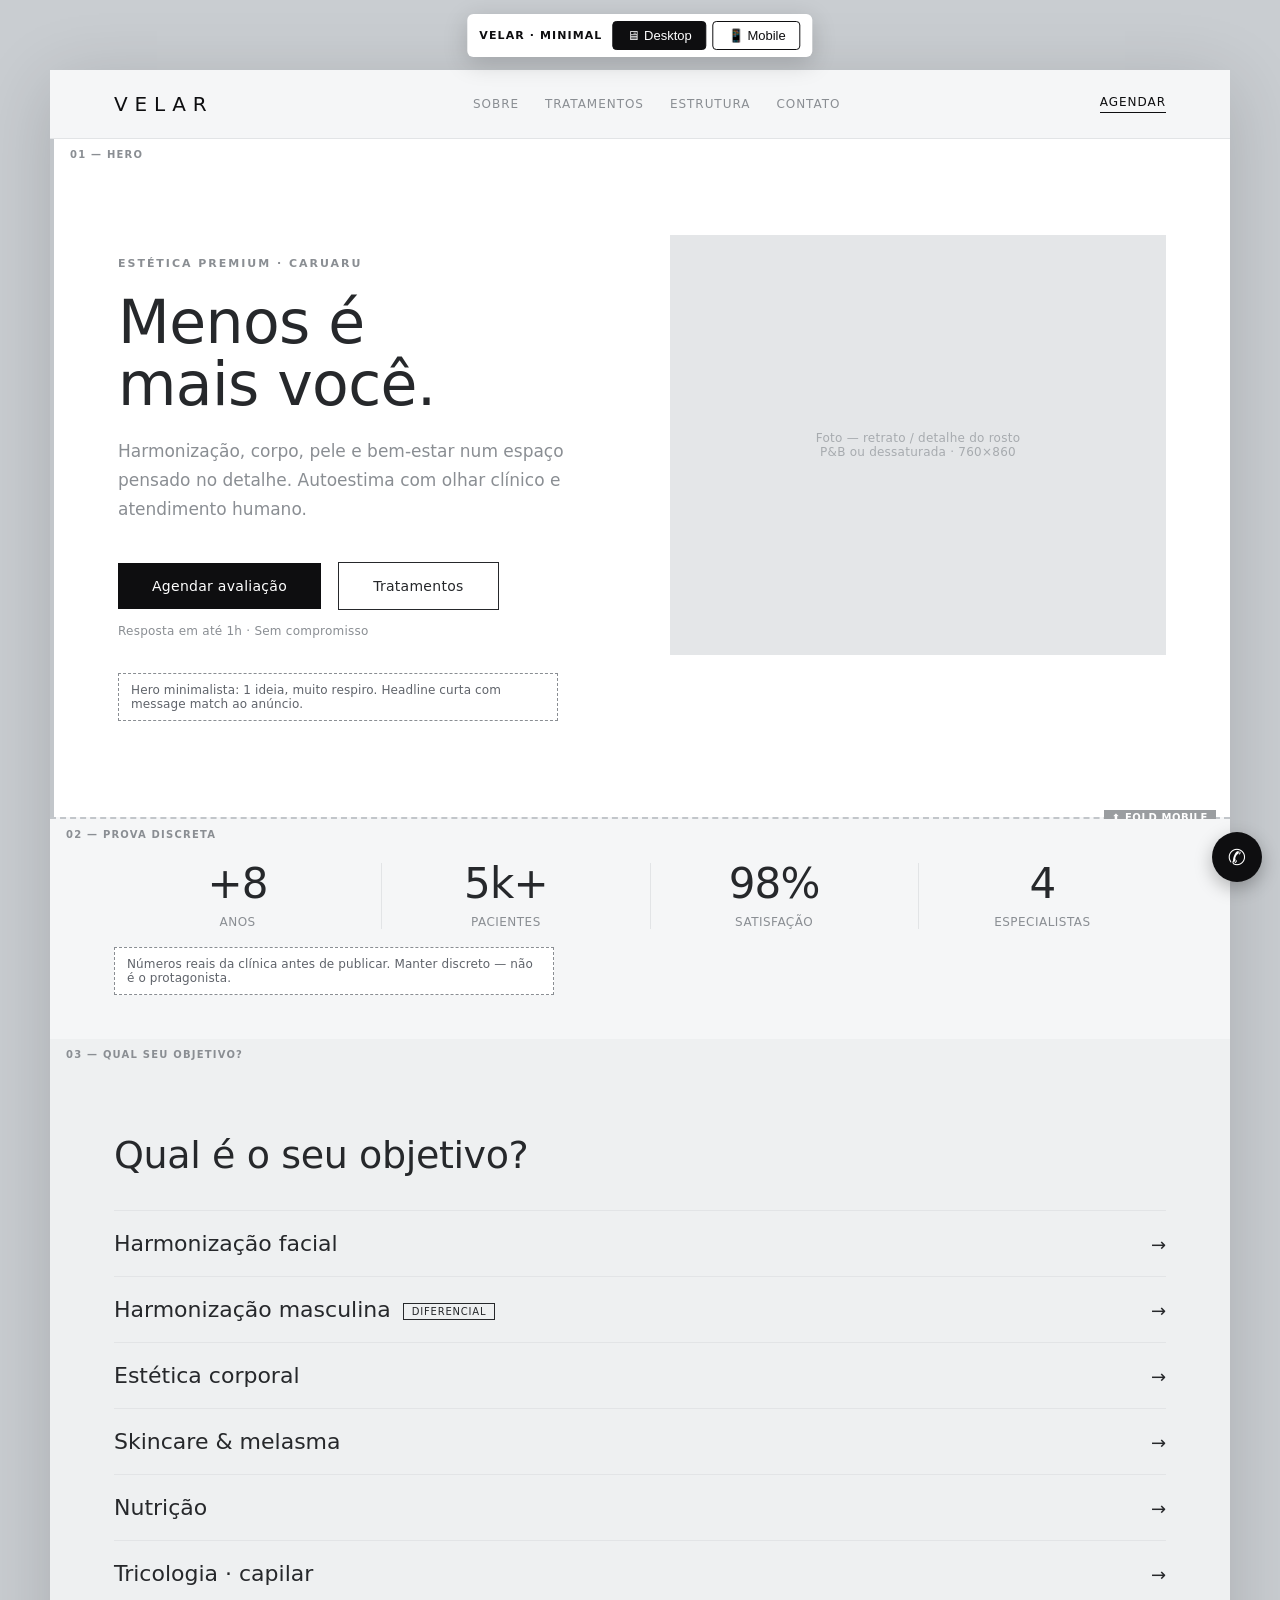
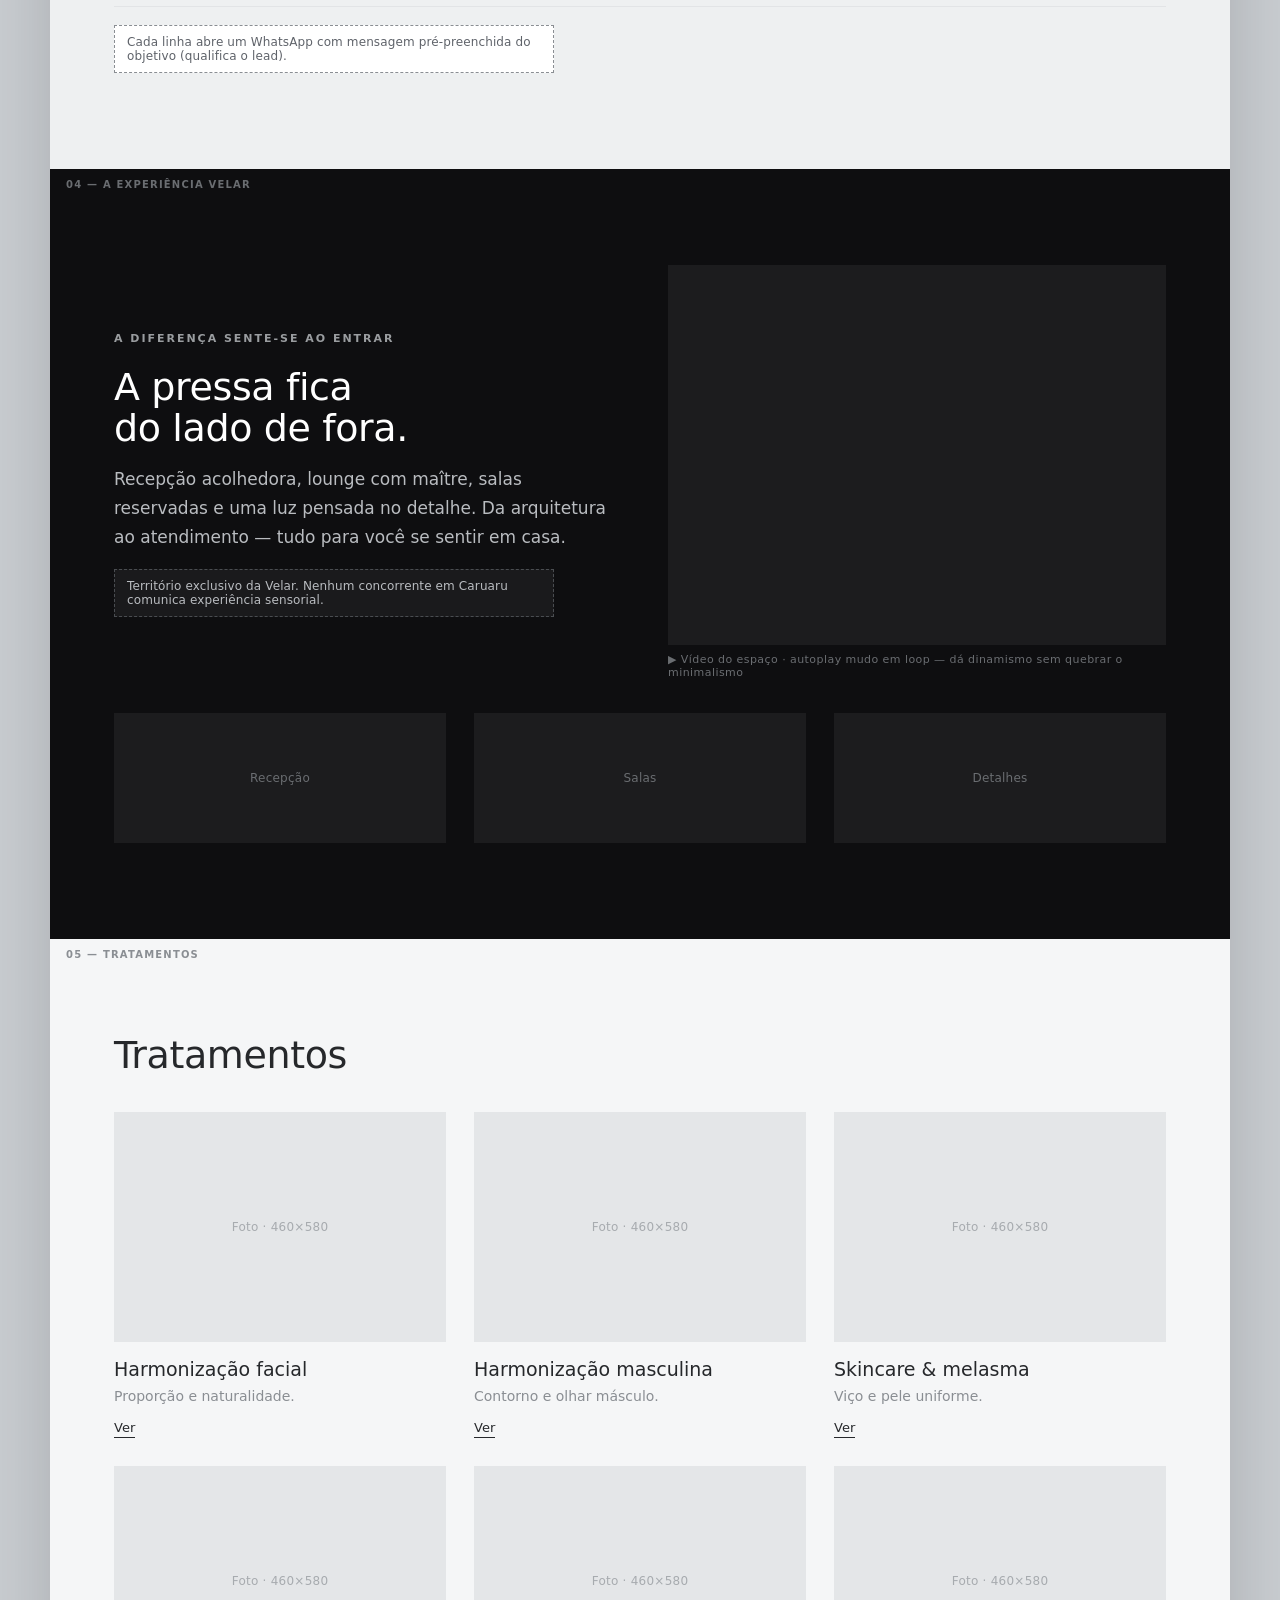
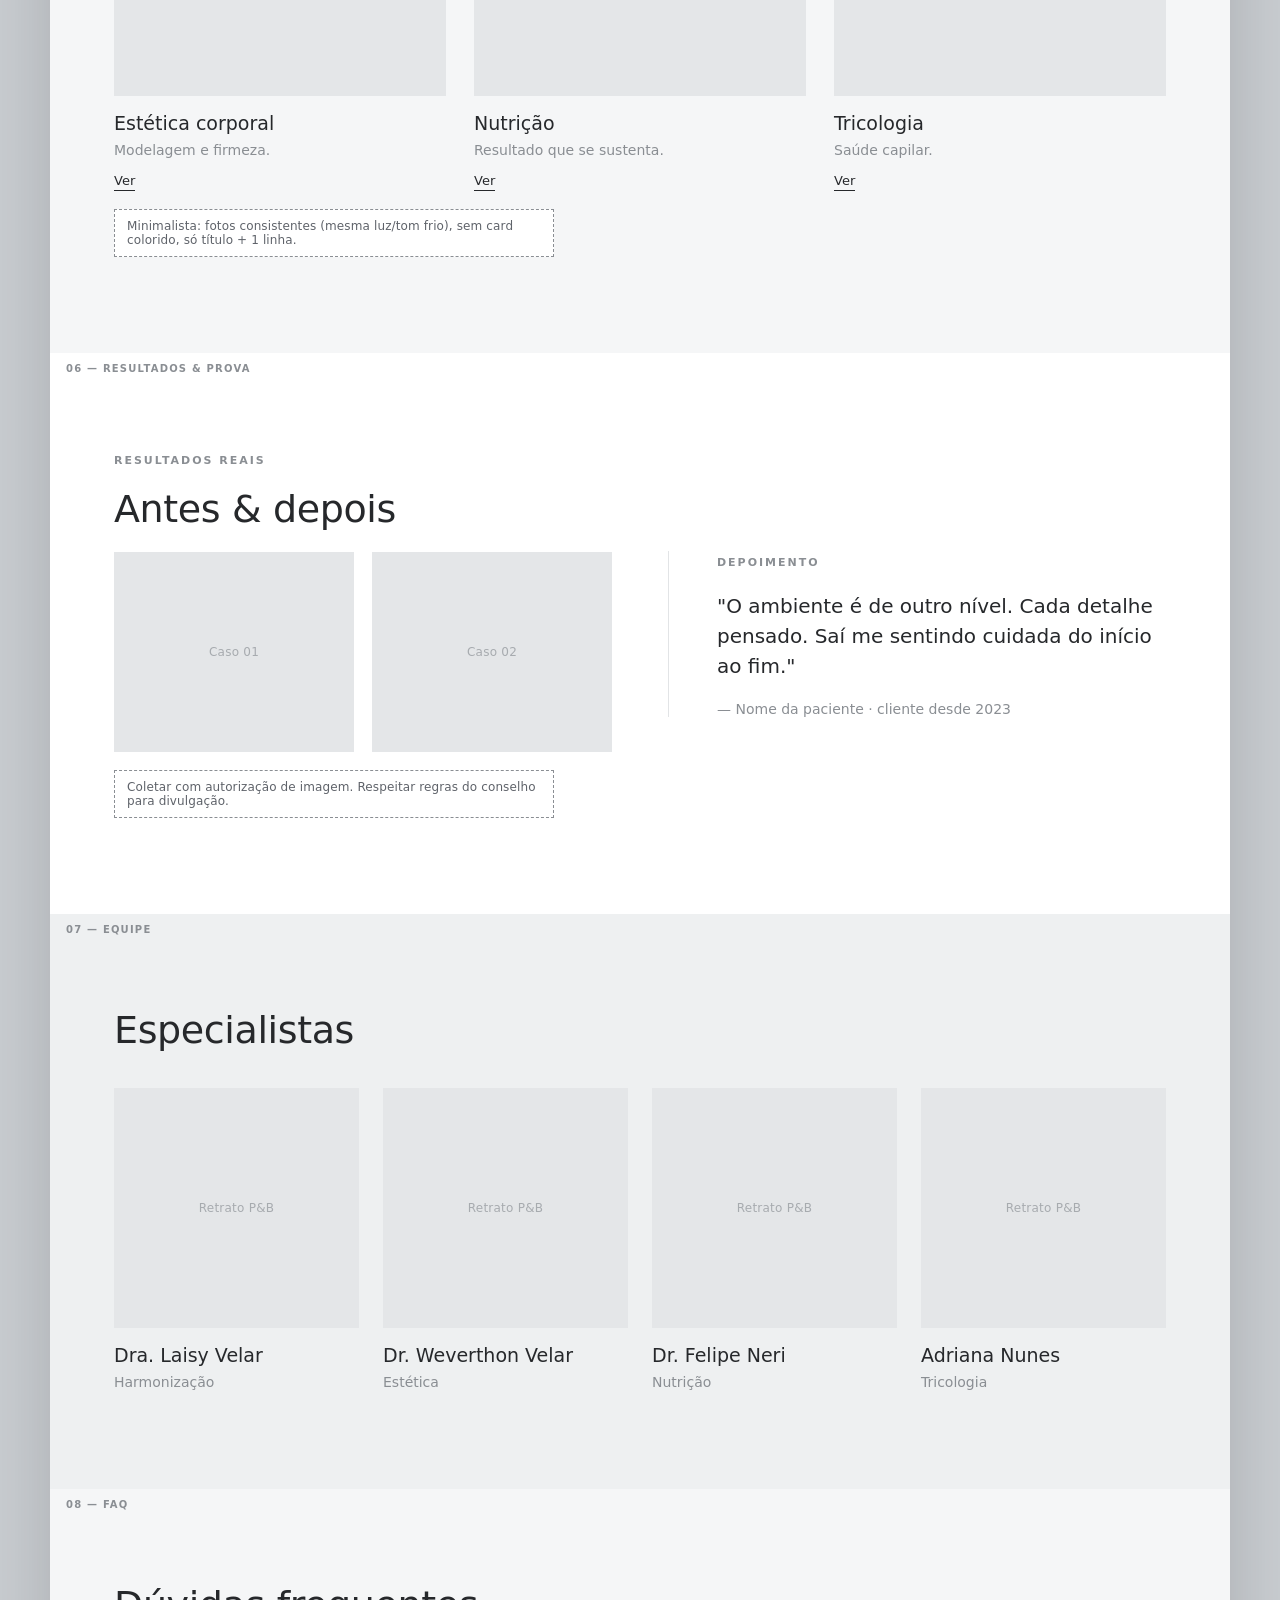
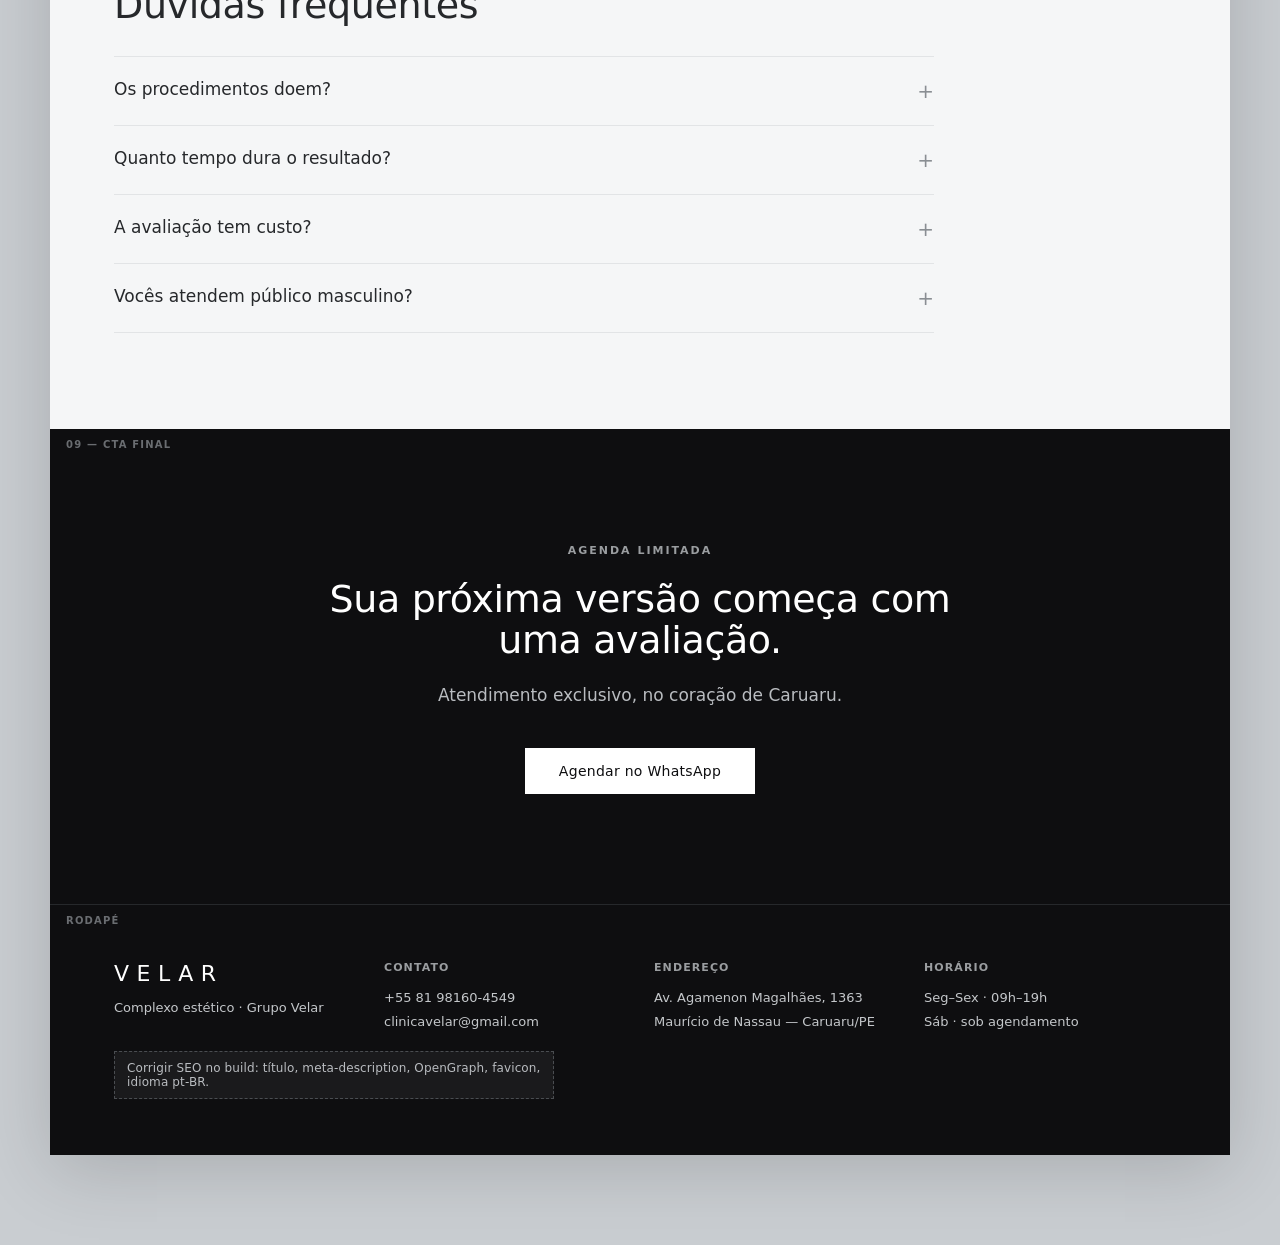
<file: 04_Wireframe.html>
<!--
  WIREFRAME: Landing Page de Captação — Clínica Velar (Caruaru/PE)
  Direção: minimalismo premium — branco gelo / cinza / preto
  Gerado por: design-landing-page skill · Virgo Marketing · 10/07/2026
-->
<!DOCTYPE html>
<html lang="pt-BR">
<head>
<meta charset="UTF-8">
<meta name="viewport" content="width=device-width, initial-scale=1.0">
<title>Wireframe — LP Clínica Velar (minimalista)</title>
<style>
  :root{
    --black:#0E0E10; --ink:#26282B; --gray:#8A8E93;
    --line:#E2E4E6; --mist:#EEF0F1; --ice:#F5F6F7; --white:#FFFFFF;
    --ph:#E4E6E8; --ph-tx:#A7ABAF;
  }
  *{box-sizing:border-box;margin:0;padding:0;}
  body{font-family:'Inter',system-ui,sans-serif;background:#C9CDD1;color:var(--ink);
    padding-bottom:60px;-webkit-font-smoothing:antialiased;}
  .disp{font-weight:300;letter-spacing:-.01em;}

  /* Controles */
  .controls{position:fixed;top:14px;left:50%;transform:translateX(-50%);z-index:200;
    display:flex;gap:6px;background:var(--white);padding:7px 12px;border-radius:6px;
    box-shadow:0 6px 24px rgba(0,0,0,.18);align-items:center;}
  .controls span{font-size:11px;font-weight:700;color:var(--black);margin-right:4px;letter-spacing:.1em;text-transform:uppercase;}
  .ctrl-btn{padding:6px 14px;border:1px solid var(--black);border-radius:4px;background:var(--white);
    cursor:pointer;font-weight:500;font-size:13px;color:var(--black);transition:.2s;}
  .ctrl-btn.active{background:var(--black);color:#fff;}

  /* Frame */
  .frame-wrapper{max-width:1180px;margin:70px auto 30px;transition:max-width .3s;
    box-shadow:0 14px 70px rgba(0,0,0,.16);background:var(--ice);}
  .frame-wrapper.mobile{max-width:390px;}

  /* Seções */
  .sec{position:relative;padding:96px 64px;background:var(--ice);}
  .sec-label{position:absolute;top:10px;left:16px;font-size:10px;font-weight:700;color:var(--gray);
    text-transform:uppercase;letter-spacing:.12em;}
  .frame-wrapper.mobile .sec{padding:56px 24px;}
  .bg-mist{background:var(--mist);} .bg-white{background:var(--white);}
  .bg-black{background:var(--black);} .bg-black *{color:#EDEDEE;}

  .eyebrow{display:inline-block;font-size:11px;letter-spacing:.18em;text-transform:uppercase;
    color:var(--gray);font-weight:600;margin-bottom:22px;}
  .h1{font-size:60px;line-height:1.02;color:var(--ink);margin:0 0 22px;}
  .bg-black .h1{color:#fff;}
  .h2{font-size:38px;line-height:1.08;color:var(--ink);margin:0 0 16px;}
  .bg-black .h2{color:#fff;}
  .frame-wrapper.mobile .h1{font-size:34px;} .frame-wrapper.mobile .h2{font-size:26px;}
  .sub{font-size:17px;line-height:1.7;color:var(--gray);max-width:46ch;font-weight:400;}

  .ph-img{background:var(--ph);display:flex;align-items:center;justify-content:center;
    color:var(--ph-tx);font-size:12px;font-weight:500;text-align:center;padding:8px;letter-spacing:.02em;}

  .cta{background:var(--black);color:#fff;padding:15px 34px;display:inline-block;
    font-weight:500;font-size:14px;letter-spacing:.02em;margin-top:8px;cursor:default;}
  .cta.ghost{background:transparent;border:1px solid var(--ink);color:var(--ink);}
  .bg-black .cta{background:#fff;color:var(--black);}
  .bg-black .cta.ghost{background:transparent;border:1px solid #EDEDEE;color:#EDEDEE;}
  .micro{font-size:12px;color:var(--gray);margin-top:14px;letter-spacing:.02em;}

  .grid-2{display:grid;grid-template-columns:1fr 1fr;gap:56px;align-items:center;}
  .grid-3{display:grid;grid-template-columns:repeat(3,1fr);gap:28px;}
  .grid-4{display:grid;grid-template-columns:repeat(4,1fr);gap:24px;}
  .frame-wrapper.mobile .grid-2,.frame-wrapper.mobile .grid-3,.frame-wrapper.mobile .grid-4{grid-template-columns:1fr;gap:28px;}

  /* trust minimal */
  .trust{display:flex;justify-content:space-between;gap:20px;}
  .frame-wrapper.mobile .trust{flex-wrap:wrap;}
  .stat{flex:1;text-align:center;border-left:1px solid var(--line);padding:0 10px;}
  .stat:first-child{border-left:none;}
  .stat .num{font-size:42px;font-weight:300;color:var(--ink);line-height:1;letter-spacing:-.02em;}
  .stat .lbl{font-size:12px;color:var(--gray);margin-top:10px;letter-spacing:.04em;}

  /* objetivos — lista minimalista */
  .objrow{display:flex;justify-content:space-between;align-items:baseline;padding:20px 0;border-top:1px solid var(--line);}
  .objrow:last-child{border-bottom:1px solid var(--line);}
  .objrow .name{font-size:22px;color:var(--ink);font-weight:400;}
  .frame-wrapper.mobile .objrow .name{font-size:18px;}
  .objrow .idx{font-size:12px;color:var(--gray);letter-spacing:.1em;}
  .objrow .arrow{color:var(--ink);font-size:18px;}
  .diff{font-size:10px;border:1px solid var(--ink);color:var(--ink);padding:2px 8px;margin-left:12px;
    letter-spacing:.08em;text-transform:uppercase;vertical-align:middle;}

  .card{background:transparent;}
  .card h4{font-size:19px;color:var(--ink);margin:16px 0 6px;font-weight:500;}
  .card p{font-size:14px;color:var(--gray);line-height:1.55;}
  .card .more{color:var(--ink);font-weight:500;font-size:13px;margin-top:12px;display:inline-block;
    border-bottom:1px solid var(--ink);padding-bottom:2px;}

  .quote{font-size:20px;line-height:1.5;color:var(--ink);font-weight:300;max-width:60ch;}
  .frame-wrapper.mobile .quote{font-size:17px;}

  .note{background:#fff;border:1px dashed var(--gray);padding:9px 12px;font-size:12px;color:#5f636a;
    margin-top:18px;max-width:440px;letter-spacing:.01em;}
  .bg-black .note{background:#1a1a1c;border-color:#4a4d51;color:#b9bcc0;}

  .fold{border-top:2px dashed #C2C6CA;position:relative;height:0;}
  .fold::after{content:"⬆ FOLD MOBILE";position:absolute;right:14px;top:-9px;
    background:#9A9DA0;color:#fff;font-size:10px;font-weight:700;padding:2px 8px;letter-spacing:.06em;}

  /* header */
  .hdr{display:flex;align-items:center;justify-content:space-between;background:var(--ice);
    padding:22px 64px;border-bottom:1px solid var(--line);}
  .frame-wrapper.mobile .hdr{padding:16px 24px;}
  .hdr .logo{color:var(--black);font-size:20px;font-weight:400;letter-spacing:.34em;}
  .hdr nav{display:flex;gap:26px;}
  .hdr nav span{color:var(--gray);font-size:12px;letter-spacing:.08em;text-transform:uppercase;}
  .hdr .hcta{color:var(--black);font-size:12px;letter-spacing:.08em;text-transform:uppercase;border-bottom:1px solid var(--black);padding-bottom:3px;}
  .frame-wrapper.mobile .hdr nav,.frame-wrapper.mobile .hdr .hcta{display:none;}
  .burger{display:none;} .frame-wrapper.mobile .burger{display:block;color:var(--black);font-size:20px;}

  .faqline{padding:22px 0;border-top:1px solid var(--line);display:flex;justify-content:space-between;
    font-size:17px;color:var(--ink);font-weight:400;}
  .faqline:last-child{border-bottom:1px solid var(--line);}
  .faqline span{color:var(--gray);font-weight:300;font-size:20px;}

  .wa{position:absolute;right:18px;bottom:18px;width:50px;height:50px;border-radius:50%;
    background:var(--black);display:flex;align-items:center;justify-content:center;color:#fff;font-size:22px;
    box-shadow:0 6px 18px rgba(0,0,0,.28);}

  .footcol h5{color:#9a9da0;font-size:11px;text-transform:uppercase;letter-spacing:.1em;margin-bottom:12px;}
  .footcol p{color:#c4c7ca;font-size:13px;line-height:1.8;}
</style>
</head>
<body>

<div class="controls">
  <span>Velar · minimal</span>
  <button class="ctrl-btn active" onclick="setView('desktop',event)">🖥 Desktop</button>
  <button class="ctrl-btn" onclick="setView('mobile',event)">📱 Mobile</button>
</div>

<div class="frame-wrapper" id="frame">

  <!-- HEADER -->
  <div class="hdr">
    <div class="logo">VELAR</div>
    <nav><span>Sobre</span><span>Tratamentos</span><span>Estrutura</span><span>Contato</span></nav>
    <div class="hcta">Agendar</div>
    <div class="burger">☰</div>
  </div>

  <!-- 1. HERO -->
  <section class="sec bg-white" style="border-left:4px solid #C2C6CA;">
    <span class="sec-label">01 — Hero</span>
    <div class="grid-2">
      <div>
        <span class="eyebrow">Estética premium · Caruaru</span>
        <h1 class="h1 disp">Menos é<br>mais você.</h1>
        <p class="sub">Harmonização, corpo, pele e bem-estar num espaço pensado no detalhe. Autoestima com olhar clínico e atendimento humano.</p>
        <div style="margin-top:30px;">
          <span class="cta">Agendar avaliação</span>
          <span class="cta ghost" style="margin-left:12px;">Tratamentos</span>
        </div>
        <div class="micro">Resposta em até 1h · Sem compromisso</div>
      </div>
      <div>
        <div class="ph-img" style="height:420px">Foto — retrato / detalhe do rosto<br>P&amp;B ou dessaturada · 760×860</div>
      </div>
    </div>
    <div class="note">Hero minimalista: 1 ideia, muito respiro. Headline curta com message match ao anúncio.</div>
  </section>
  <div class="fold"></div>

  <!-- 2. TRUST BAR -->
  <section class="sec bg-ice" style="padding-top:44px;padding-bottom:44px;">
    <span class="sec-label">02 — Prova discreta</span>
    <div class="trust">
      <div class="stat"><div class="num">+8</div><div class="lbl">ANOS</div></div>
      <div class="stat"><div class="num">5k+</div><div class="lbl">PACIENTES</div></div>
      <div class="stat"><div class="num">98%</div><div class="lbl">SATISFAÇÃO</div></div>
      <div class="stat"><div class="num">4</div><div class="lbl">ESPECIALISTAS</div></div>
    </div>
    <div class="note">Números reais da clínica antes de publicar. Manter discreto — não é o protagonista.</div>
  </section>

  <!-- 3. OBJETIVOS (lista minimalista) -->
  <section class="sec bg-mist">
    <span class="sec-label">03 — Qual seu objetivo?</span>
    <h2 class="h2 disp">Qual é o seu objetivo?</h2>
    <div style="margin-top:34px;">
      <div class="objrow"><span class="name">Harmonização facial</span><span class="arrow">→</span></div>
      <div class="objrow"><span class="name">Harmonização masculina<span class="diff">diferencial</span></span><span class="arrow">→</span></div>
      <div class="objrow"><span class="name">Estética corporal</span><span class="arrow">→</span></div>
      <div class="objrow"><span class="name">Skincare &amp; melasma</span><span class="arrow">→</span></div>
      <div class="objrow"><span class="name">Nutrição</span><span class="arrow">→</span></div>
      <div class="objrow"><span class="name">Tricologia · capilar</span><span class="arrow">→</span></div>
    </div>
    <div class="note">Cada linha abre um WhatsApp com mensagem pré-preenchida do objetivo (qualifica o lead).</div>
  </section>

  <!-- 4. EXPERIÊNCIA VELAR (assinatura) -->
  <section class="sec bg-black">
    <span class="sec-label" style="color:#6a6d71">04 — A Experiência Velar</span>
    <div class="grid-2">
      <div>
        <span class="eyebrow" style="color:#9a9da0">A diferença sente-se ao entrar</span>
        <h2 class="h2 disp">A pressa fica<br>do lado de fora.</h2>
        <p class="sub" style="color:#b9bcc0">Recepção acolhedora, lounge com maître, salas reservadas e uma luz pensada no detalhe. Da arquitetura ao atendimento — tudo para você se sentir em casa.</p>
        <div class="note">Território exclusivo da Velar. Nenhum concorrente em Caruaru comunica experiência sensorial.</div>
      </div>
      <div>
        <video style="width:100%;height:380px;object-fit:cover;background:#1c1c1e;display:block;"
               autoplay muted loop playsinline preload="metadata">
          <source src="https://framerusercontent.com/assets/efXaIH73I0GqxASCWo9SzFYY0k.mp4" type="video/mp4">
        </video>
        <div style="font-size:11px;color:#6a6d71;margin-top:8px;letter-spacing:.04em;">▶ Vídeo do espaço · autoplay mudo em loop — dá dinamismo sem quebrar o minimalismo</div>
      </div>
    </div>
    <div class="grid-3" style="margin-top:34px;">
      <div class="ph-img" style="height:130px;background:#1c1c1e;color:#6a6d71">Recepção</div>
      <div class="ph-img" style="height:130px;background:#1c1c1e;color:#6a6d71">Salas</div>
      <div class="ph-img" style="height:130px;background:#1c1c1e;color:#6a6d71">Detalhes</div>
    </div>
  </section>

  <!-- 5. TRATAMENTOS -->
  <section class="sec bg-ice">
    <span class="sec-label">05 — Tratamentos</span>
    <h2 class="h2 disp">Tratamentos</h2>
    <div class="grid-3" style="margin-top:36px;">
      <div class="card"><div class="ph-img" style="height:230px">Foto · 460×580</div><h4>Harmonização facial</h4><p>Proporção e naturalidade.</p><span class="more">Ver</span></div>
      <div class="card"><div class="ph-img" style="height:230px">Foto · 460×580</div><h4>Harmonização masculina</h4><p>Contorno e olhar másculo.</p><span class="more">Ver</span></div>
      <div class="card"><div class="ph-img" style="height:230px">Foto · 460×580</div><h4>Skincare &amp; melasma</h4><p>Viço e pele uniforme.</p><span class="more">Ver</span></div>
      <div class="card"><div class="ph-img" style="height:230px">Foto · 460×580</div><h4>Estética corporal</h4><p>Modelagem e firmeza.</p><span class="more">Ver</span></div>
      <div class="card"><div class="ph-img" style="height:230px">Foto · 460×580</div><h4>Nutrição</h4><p>Resultado que se sustenta.</p><span class="more">Ver</span></div>
      <div class="card"><div class="ph-img" style="height:230px">Foto · 460×580</div><h4>Tricologia</h4><p>Saúde capilar.</p><span class="more">Ver</span></div>
    </div>
    <div class="note">Minimalista: fotos consistentes (mesma luz/tom frio), sem card colorido, só título + 1 linha.</div>
  </section>

  <!-- 6. ANTES & DEPOIS + DEPOIMENTO (fundido) -->
  <section class="sec bg-white">
    <span class="sec-label">06 — Resultados &amp; prova</span>
    <div class="grid-2">
      <div>
        <span class="eyebrow">Resultados reais</span>
        <h2 class="h2 disp">Antes &amp; depois</h2>
        <div class="grid-2" style="gap:18px;margin-top:22px;">
          <div class="ph-img" style="height:200px">Caso 01</div>
          <div class="ph-img" style="height:200px">Caso 02</div>
        </div>
        <div class="note">Coletar com autorização de imagem. Respeitar regras do conselho para divulgação.</div>
      </div>
      <div style="border-left:1px solid var(--line);padding-left:48px;">
        <span class="eyebrow">Depoimento</span>
        <p class="quote">"O ambiente é de outro nível. Cada detalhe pensado. Saí me sentindo cuidada do início ao fim."</p>
        <p style="margin-top:20px;font-size:14px;color:var(--gray);">— Nome da paciente · cliente desde 2023</p>
      </div>
    </div>
  </section>

  <!-- 7. EQUIPE -->
  <section class="sec bg-mist">
    <span class="sec-label">07 — Equipe</span>
    <h2 class="h2 disp">Especialistas</h2>
    <div class="grid-4" style="margin-top:36px;">
      <div class="card"><div class="ph-img" style="height:240px">Retrato P&amp;B</div><h4>Dra. Laisy Velar</h4><p>Harmonização</p></div>
      <div class="card"><div class="ph-img" style="height:240px">Retrato P&amp;B</div><h4>Dr. Weverthon Velar</h4><p>Estética</p></div>
      <div class="card"><div class="ph-img" style="height:240px">Retrato P&amp;B</div><h4>Dr. Felipe Neri</h4><p>Nutrição</p></div>
      <div class="card"><div class="ph-img" style="height:240px">Retrato P&amp;B</div><h4>Adriana Nunes</h4><p>Tricologia</p></div>
    </div>
  </section>

  <!-- 8. FAQ -->
  <section class="sec bg-ice">
    <span class="sec-label">08 — FAQ</span>
    <h2 class="h2 disp">Dúvidas frequentes</h2>
    <div style="margin-top:30px;max-width:820px;">
      <div class="faqline">Os procedimentos doem?<span>+</span></div>
      <div class="faqline">Quanto tempo dura o resultado?<span>+</span></div>
      <div class="faqline">A avaliação tem custo?<span>+</span></div>
      <div class="faqline">Vocês atendem público masculino?<span>+</span></div>
    </div>
  </section>

  <!-- 9. CTA FINAL -->
  <section class="sec bg-black" style="text-align:center;padding-top:110px;padding-bottom:110px;">
    <span class="sec-label" style="color:#6a6d71">09 — CTA final</span>
    <span class="eyebrow" style="color:#9a9da0">Agenda limitada</span>
    <h2 class="h2 disp" style="max-width:680px;margin:0 auto 20px;">Sua próxima versão começa com uma avaliação.</h2>
    <p class="sub" style="margin:0 auto 30px;color:#b9bcc0;">Atendimento exclusivo, no coração de Caruaru.</p>
    <span class="cta">Agendar no WhatsApp</span>
  </section>

  <!-- FOOTER -->
  <section class="sec bg-black" style="border-top:1px solid #26282B;padding-top:56px;padding-bottom:56px;">
    <span class="sec-label" style="color:#6a6d71">Rodapé</span>
    <div class="grid-4" style="align-items:start;gap:28px;">
      <div class="footcol"><div class="logo" style="color:#fff;font-size:22px;letter-spacing:.34em;">VELAR</div><p style="margin-top:10px;">Complexo estético · Grupo Velar</p></div>
      <div class="footcol"><h5>Contato</h5><p>+55 81 98160-4549<br>clinicavelar@gmail.com</p></div>
      <div class="footcol"><h5>Endereço</h5><p>Av. Agamenon Magalhães, 1363<br>Maurício de Nassau — Caruaru/PE</p></div>
      <div class="footcol"><h5>Horário</h5><p>Seg–Sex · 09h–19h<br>Sáb · sob agendamento</p></div>
    </div>
    <div class="note">Corrigir SEO no build: título, meta-description, OpenGraph, favicon, idioma pt-BR.</div>
  </section>

  <div class="wa">✆</div>

</div>

<script>
  function setView(view,e){
    var f=document.getElementById('frame');
    f.className='frame-wrapper'+(view==='mobile'?' mobile':'');
    document.querySelectorAll('.ctrl-btn').forEach(function(b){b.classList.remove('active')});
    e.target.classList.add('active');
    window.scrollTo({top:0,behavior:'smooth'});
  }
</script>
</body>
</html>
                                                                                                                                                                                                                                                                                                                                                                                                                                                                                                                                                                                                                                                                                                                                                                                                                                                                                                                                                                                                                                                                                                                                                                                                                                                                                                                                                                                                                                                                                                                                                                                                                                                                                                                                                                                                                                                                                                                                                                                                                                                                                                                                                                                                                                                                                                                                                                                                                                                                                                                                                                                                                                                                                                                                             
</file>
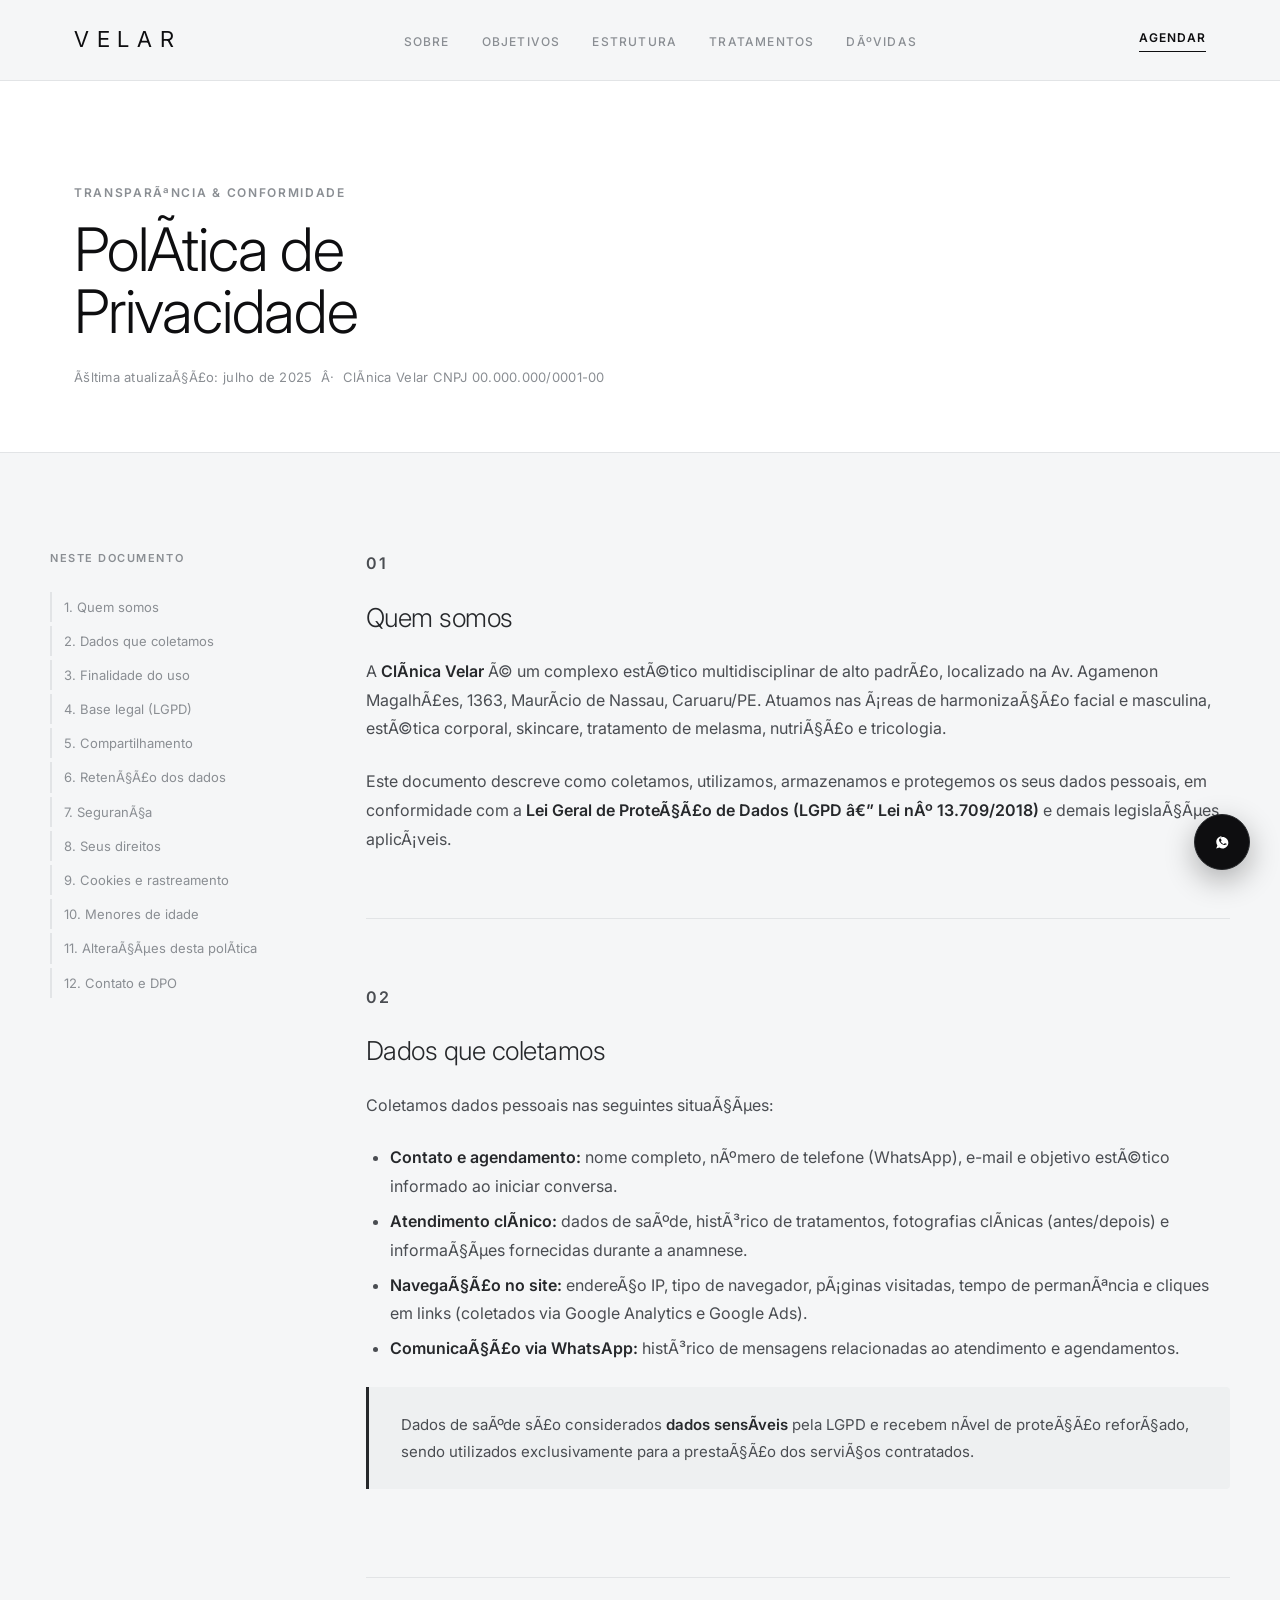
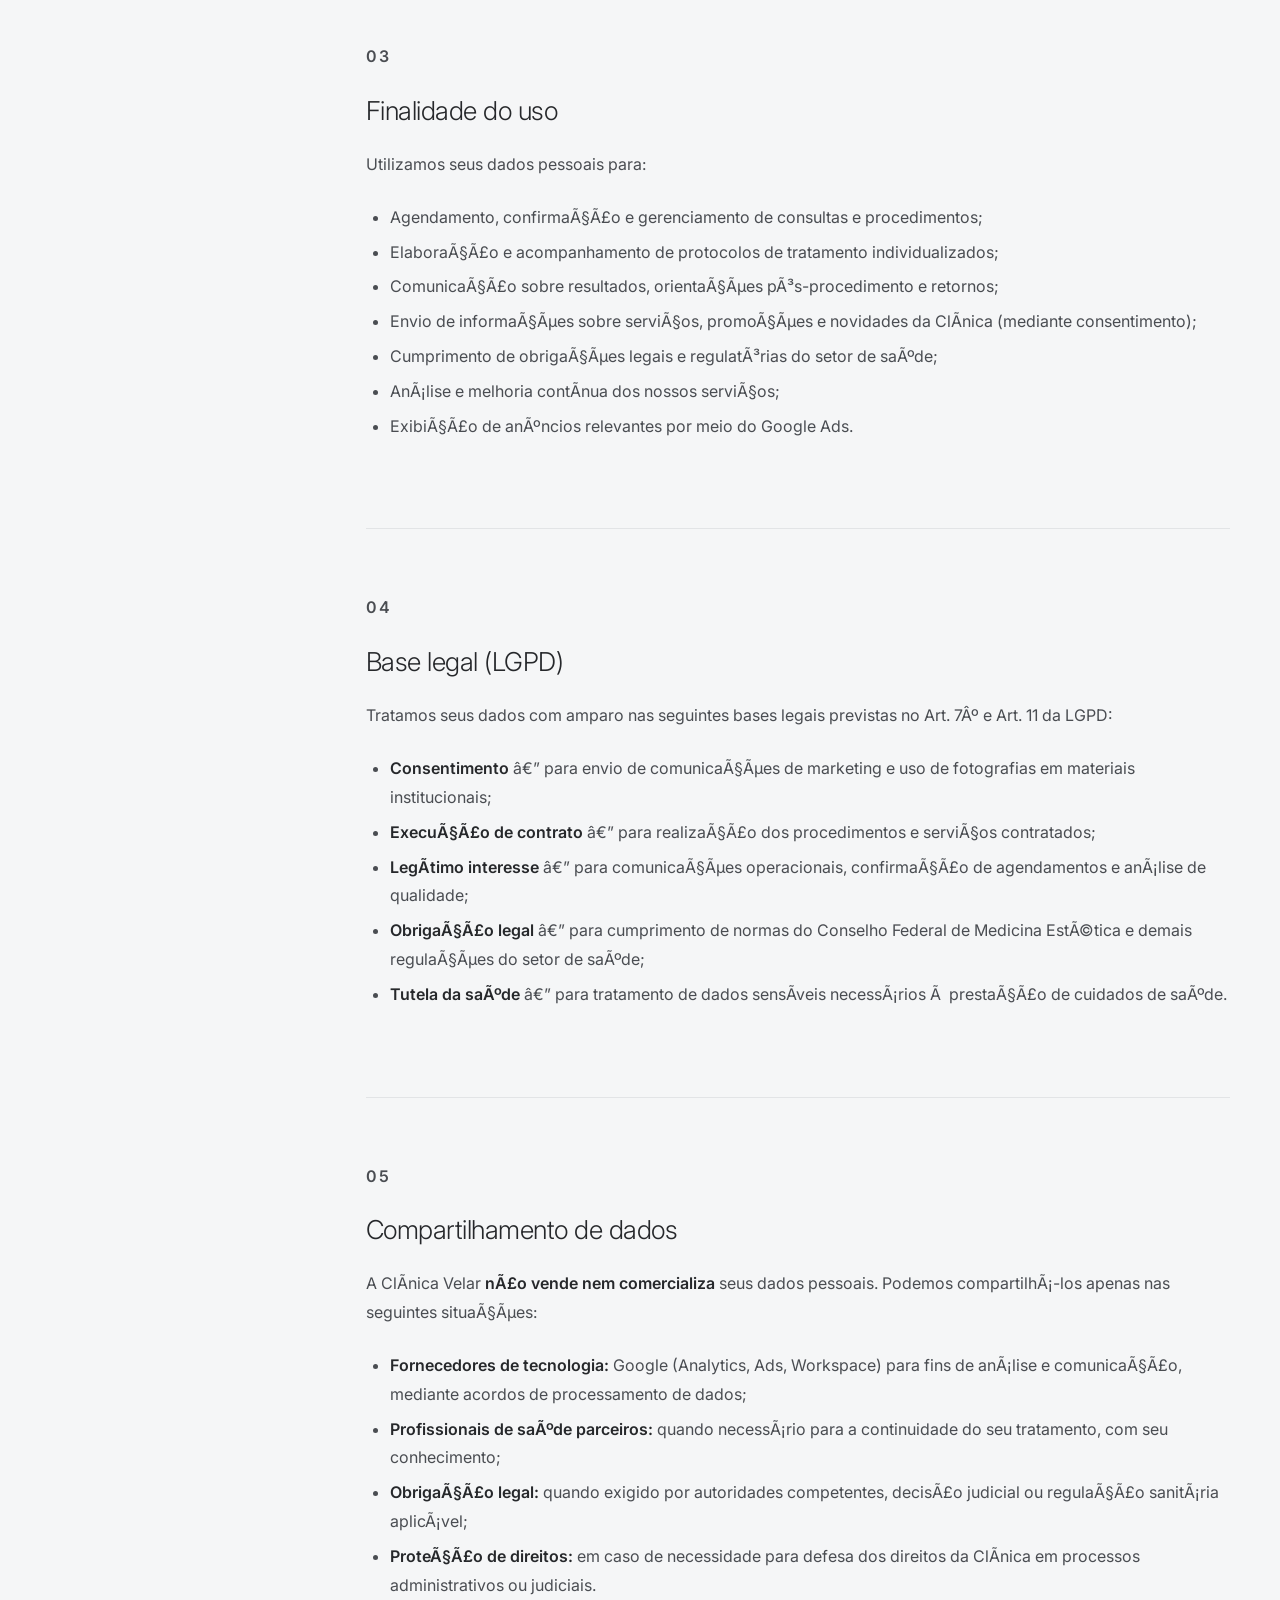
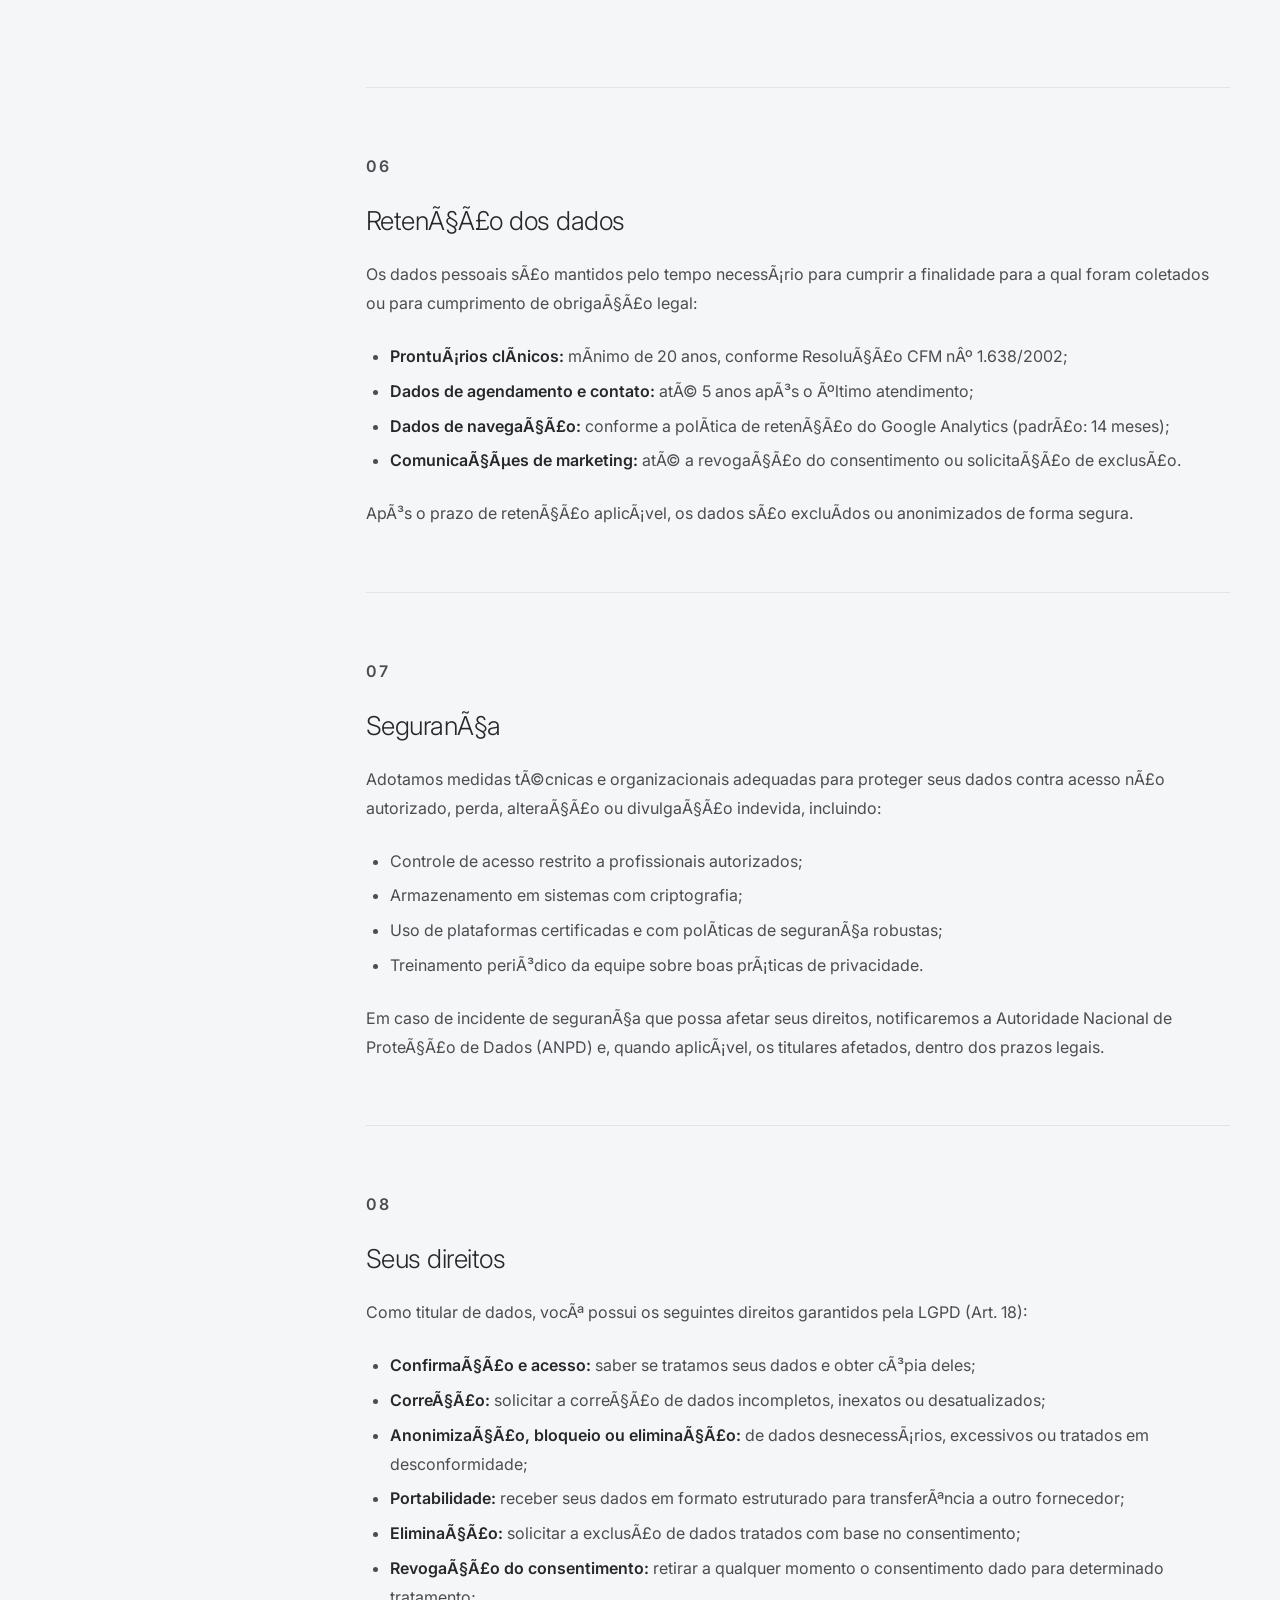
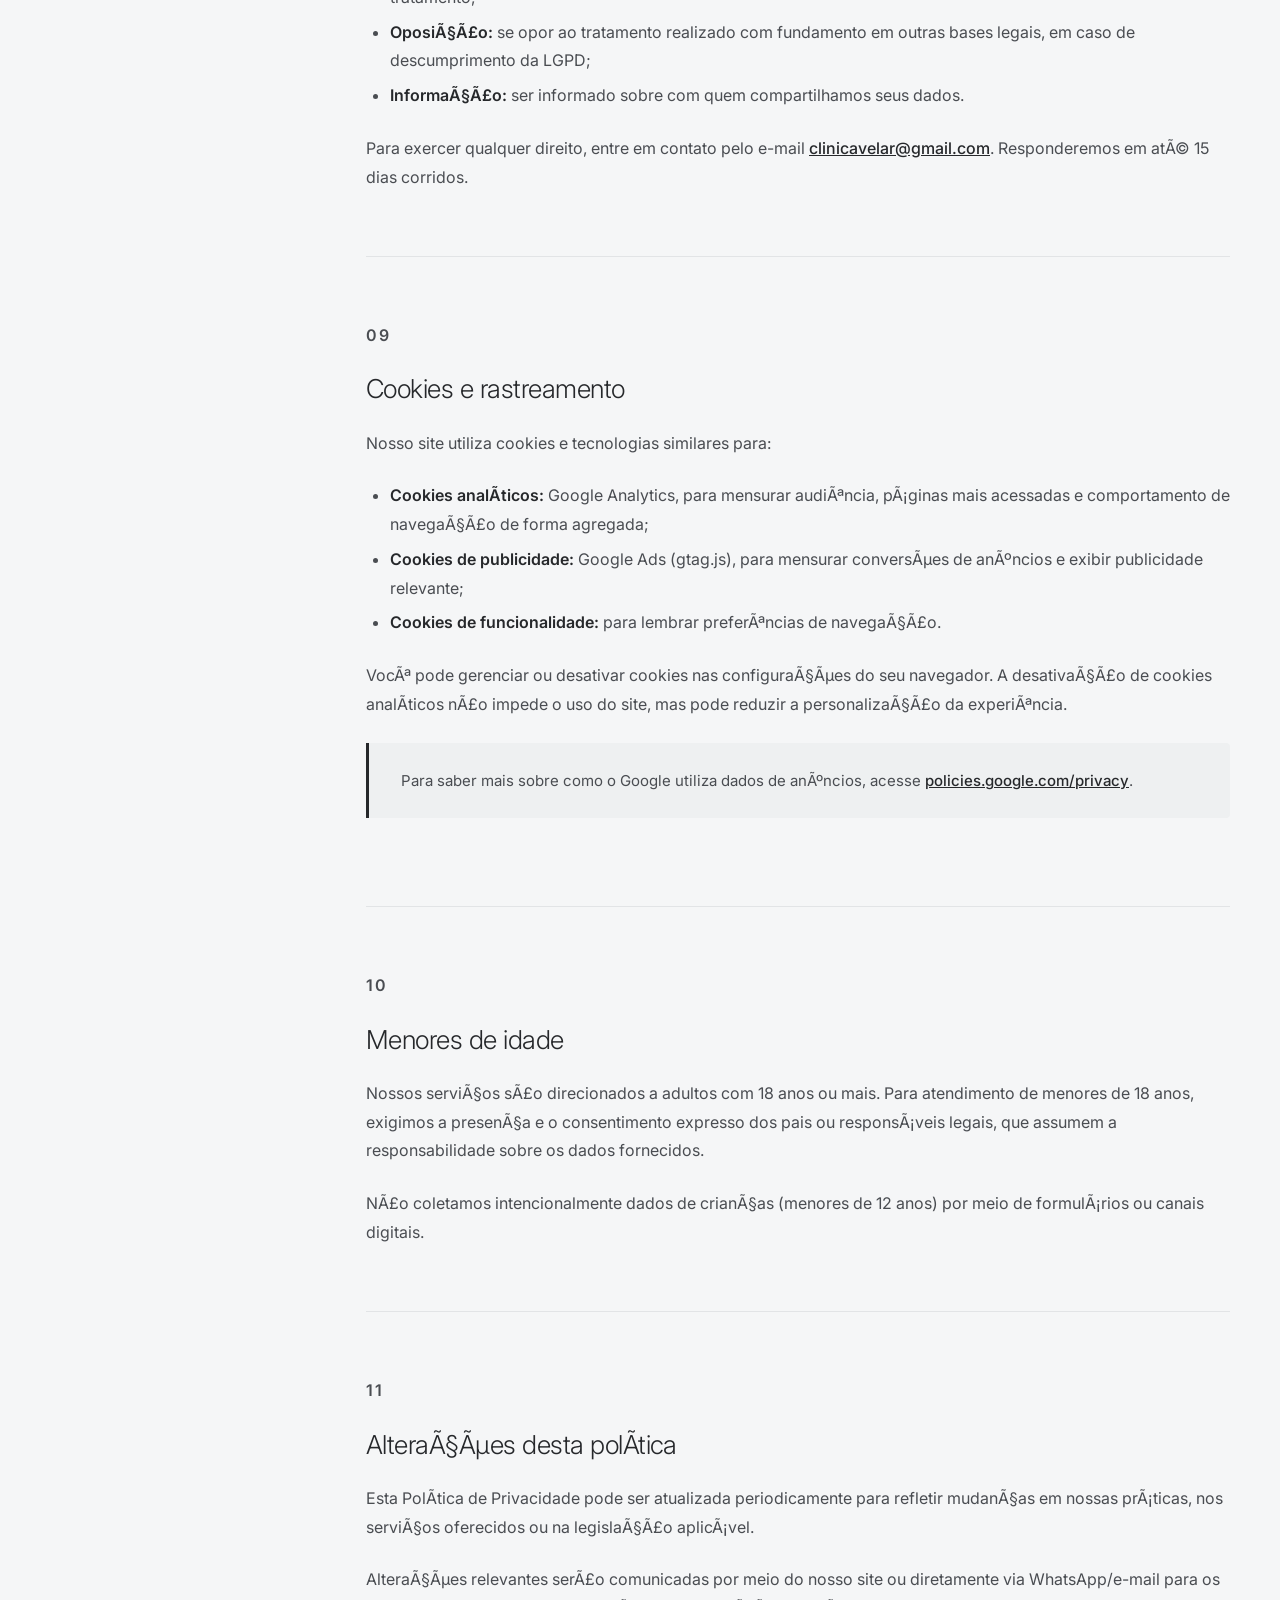
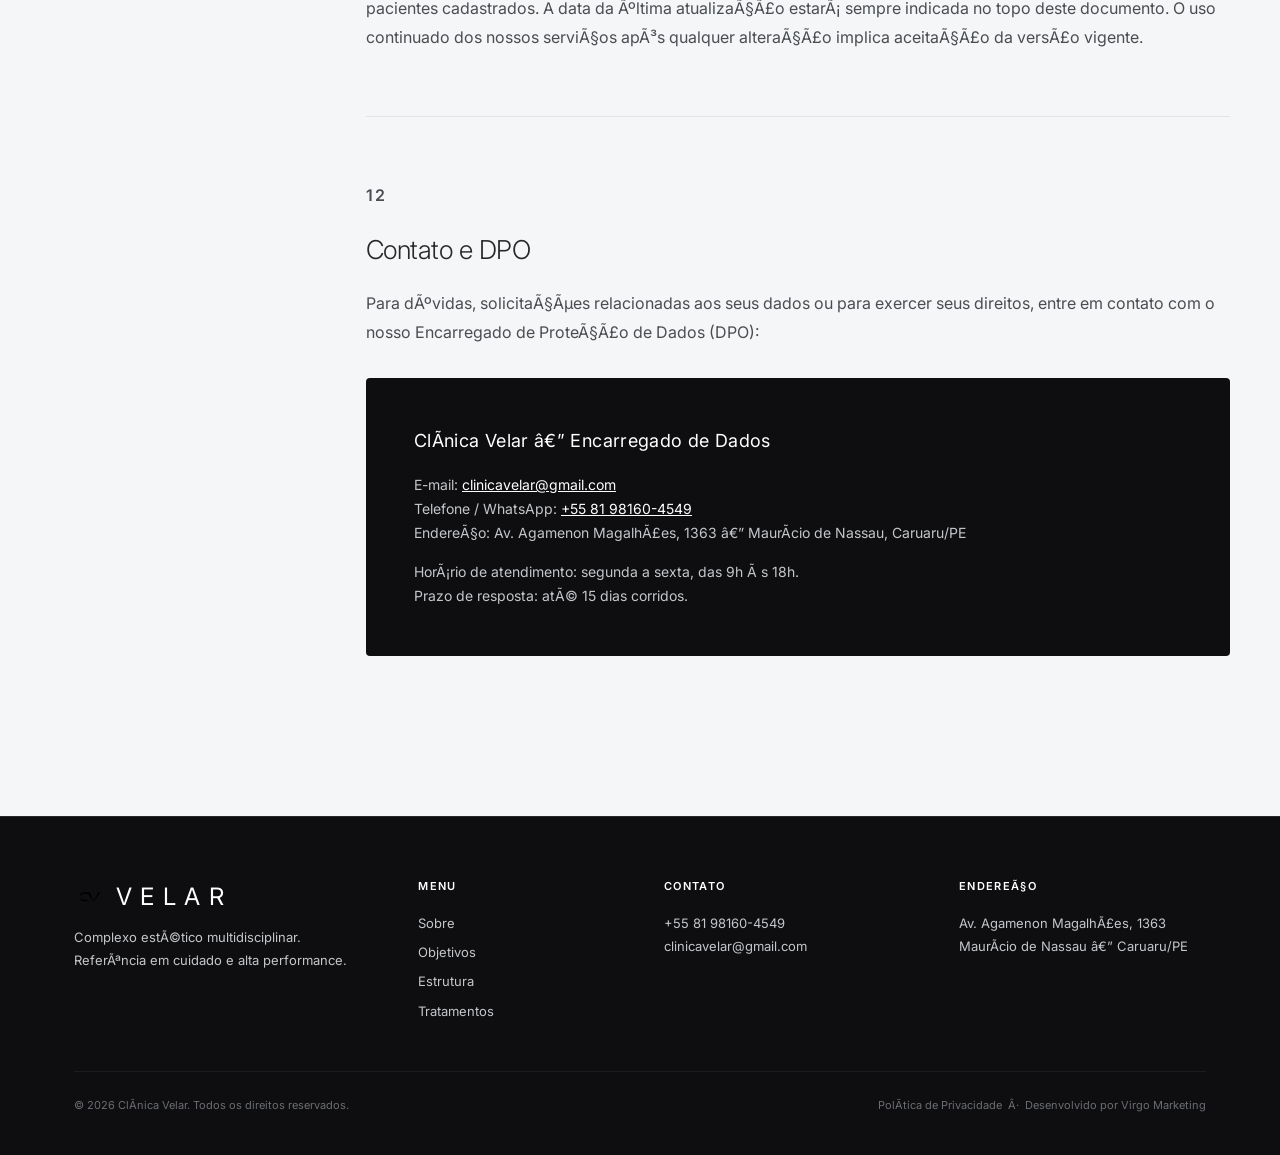
<file: politica-de-privacidade.html>
<!DOCTYPE html>
<html lang="pt-BR">
<head>
  <!-- Google Tag Manager -->
  <script>(function(w,d,s,l,i){w[l]=w[l]||[];w[l].push({'gtm.start':
  new Date().getTime(),event:'gtm.js'});var f=d.getElementsByTagName(s)[0],
  j=d.createElement(s),dl=l!='dataLayer'?'&l='+l:'';j.async=true;j.src=
  'https://www.googletagmanager.com/gtm.js?id='+i+dl;f.parentNode.insertBefore(j,f);
  })(window,document,'script','dataLayer','GTM-T8855MFS');</script>
  <!-- End Google Tag Manager -->
  <!-- Meta Pixel Code -->
  <script>
    !function(f,b,e,v,n,t,s)
    {if(f.fbq)return;n=f.fbq=function(){n.callMethod?
    n.callMethod.apply(n,arguments):n.queue.push(arguments)};
    if(!f._fbq)f._fbq=n;n.push=n;n.loaded=!0;n.version='2.0';
    n.queue=[];t=b.createElement(e);t.async=!0;
    t.src=v;s=b.getElementsByTagName(e)[0];
    s.parentNode.insertBefore(t,s)}(window, document,'script',
    'https://connect.facebook.net/en_US/fbevents.js');
    fbq('init', '2869797063367041');
    fbq('track', 'PageView');
  </script>
  <noscript><img height="1" width="1" style="display:none"
    src="https://www.facebook.com/tr?id=2869797063367041&ev=PageView&noscript=1"
  /></noscript>
  <!-- End Meta Pixel Code -->
  <meta charset="UTF-8">
  <meta name="viewport" content="width=device-width, initial-scale=1.0">
  <link rel="icon" type="image/png" href="favicon.png">

  <!-- SEO Tags -->
  <title>Política de Privacidade — Clínica Velar</title>
  <meta name="description" content="Conheça a Política de Privacidade da Clínica Velar. Saiba como coletamos, usamos e protegemos seus dados pessoais em conformidade com a LGPD.">
  <meta name="robots" content="noindex, follow">
  <meta name="author" content="Clínica Velar">

  <!-- OpenGraph Tags -->
  <meta property="og:title" content="Política de Privacidade — Clínica Velar">
  <meta property="og:description" content="Saiba como a Clínica Velar coleta, usa e protege seus dados pessoais.">
  <meta property="og:type" content="website">
  <meta property="og:locale" content="pt_BR">

  <!-- Google Fonts & Icons -->
  <link rel="preconnect" href="https://fonts.googleapis.com">
  <link rel="preconnect" href="https://fonts.gstatic.com" crossorigin>
  <link href="https://fonts.googleapis.com/css2?family=Inter:wght@300;400;500;600;700&display=swap" rel="stylesheet">

  <!-- Design Tokens -->
  <link rel="stylesheet" href="tokens.css">

  <style>
    /* Reset & Base Styles */
    *, *::before, *::after {
      box-sizing: border-box;
      margin: 0;
      padding: 0;
    }

    html {
      scroll-behavior: smooth;
      -webkit-font-smoothing: antialiased;
      -moz-osx-font-smoothing: grayscale;
      overflow-x: hidden;
    }

    body {
      font-family: var(--velar-font-body);
      background-color: var(--velar-ice);
      color: var(--velar-ink);
      line-height: var(--lh-body);
      font-size: var(--fs-body);
      font-weight: var(--fw-body);
      overflow-x: hidden;
    }

    /* Layout Container */
    .container {
      max-width: var(--container);
      margin: 0 auto;
      padding: 0 var(--space-3);
      width: 100%;
    }

    /* Header Sticky */
    header {
      position: sticky;
      top: 0;
      width: 100%;
      background-color: rgba(245, 246, 247, 0.85);
      backdrop-filter: blur(10px);
      border-bottom: 1px solid var(--velar-line);
      z-index: 100;
      transition: all var(--dur) var(--ease);
    }

    .header-container {
      display: flex;
      align-items: center;
      justify-content: space-between;
      height: 80px;
    }

    .logo {
      font-family: var(--velar-font-display);
      color: var(--velar-black);
      font-size: 22px;
      font-weight: 400;
      letter-spacing: 0.35em;
      text-decoration: none;
      transition: opacity var(--dur) var(--ease);
    }

    .logo:hover {
      opacity: 0.7;
    }

    .nav-menu {
      display: flex;
      list-style: none;
      gap: var(--space-4);
    }

    .nav-link {
      color: var(--velar-gray);
      text-decoration: none;
      font-size: 12px;
      text-transform: uppercase;
      letter-spacing: 0.1em;
      font-weight: 500;
      transition: color var(--dur) var(--ease);
      position: relative;
      padding: var(--space-1) 0;
    }

    .nav-link::after {
      content: '';
      position: absolute;
      bottom: 0;
      left: 0;
      width: 0;
      height: 1px;
      background-color: var(--velar-black);
      transition: width var(--dur) var(--ease);
    }

    .nav-link:hover {
      color: var(--velar-black);
    }

    .nav-link:hover::after {
      width: 100%;
    }

    .header-cta {
      font-size: 12px;
      text-transform: uppercase;
      letter-spacing: 0.08em;
      color: var(--velar-black);
      text-decoration: none;
      border-bottom: 1px solid var(--velar-black);
      padding-bottom: 2px;
      font-weight: 600;
      transition: opacity var(--dur) var(--ease);
    }

    .header-cta:hover {
      opacity: 0.7;
    }

    /* Burger Button */
    .burger {
      display: none;
      background: none;
      border: none;
      cursor: pointer;
      width: 24px;
      height: 24px;
      position: relative;
      z-index: 101;
    }

    .burger-line {
      display: block;
      width: 24px;
      height: 1px;
      background-color: var(--velar-black);
      margin-bottom: 6px;
      transition: all var(--dur) var(--ease);
    }

    .burger-line:last-child {
      margin-bottom: 0;
    }

    /* Mobile Overlay Menu */
    .mobile-nav {
      position: fixed;
      top: 0;
      right: -100%;
      width: 100%;
      height: 100vh;
      background-color: var(--velar-white);
      z-index: 99;
      display: flex;
      flex-direction: column;
      justify-content: center;
      align-items: center;
      gap: var(--space-4);
      transition: right var(--dur) var(--ease);
      list-style: none;
    }

    .mobile-nav.active {
      right: 0;
    }

    .mobile-nav .nav-link {
      font-size: 20px;
      color: var(--velar-ink);
    }

    /* Page Hero */
    .page-hero {
      background-color: var(--velar-white);
      padding: var(--space-7) 0 var(--space-6);
      border-bottom: 1px solid var(--velar-line);
    }

    .eyebrow {
      display: inline-block;
      font-size: var(--fs-label);
      text-transform: uppercase;
      letter-spacing: var(--tracking-label);
      color: var(--velar-gray);
      font-weight: 600;
      margin-bottom: var(--space-2);
    }

    .page-title {
      font-family: var(--velar-font-display);
      font-size: var(--fs-h1);
      font-weight: 300;
      line-height: var(--lh-h1);
      letter-spacing: -0.02em;
      color: var(--velar-black);
      margin-bottom: var(--space-3);
    }

    .page-meta {
      font-size: 13px;
      color: var(--velar-gray);
      letter-spacing: 0.02em;
    }

    /* Policy Content */
    .policy-layout {
      display: grid;
      grid-template-columns: 220px 1fr;
      gap: var(--space-7);
      padding: var(--space-7) 0;
      align-items: start;
    }

    /* Sidebar Index */
    .policy-index {
      position: sticky;
      top: 100px;
    }

    .policy-index-title {
      font-size: 11px;
      text-transform: uppercase;
      letter-spacing: 0.14em;
      color: var(--velar-gray);
      font-weight: 600;
      margin-bottom: var(--space-3);
    }

    .policy-index-list {
      list-style: none;
      display: flex;
      flex-direction: column;
      gap: 4px;
    }

    .policy-index-list a {
      display: block;
      font-size: 13px;
      color: var(--velar-gray);
      text-decoration: none;
      padding: 6px 0;
      border-left: 2px solid var(--velar-line);
      padding-left: 12px;
      transition: all var(--dur) var(--ease);
      line-height: 1.4;
    }

    .policy-index-list a:hover {
      color: var(--velar-black);
      border-left-color: var(--velar-black);
    }

    /* Policy Sections */
    .policy-content {
      min-width: 0;
    }

    .policy-section {
      padding-bottom: var(--space-6);
      border-bottom: 1px solid var(--velar-line);
      margin-bottom: var(--space-6);
    }

    .policy-section:last-child {
      border-bottom: none;
      margin-bottom: 0;
    }

    .policy-section-number {
      font-size: 11px;
      text-transform: uppercase;
      letter-spacing: 0.14em;
      color: var(--velar-gray);
      font-weight: 600;
      margin-bottom: var(--space-2);
    }

    .policy-section h2 {
      font-family: var(--velar-font-display);
      font-size: 26px;
      font-weight: 300;
      letter-spacing: -0.02em;
      color: var(--velar-ink);
      margin-bottom: var(--space-3);
      line-height: 1.2;
    }

    .policy-section p {
      font-size: 16px;
      line-height: 1.8;
      color: #4a4d52;
      margin-bottom: var(--space-3);
    }

    .policy-section p:last-child {
      margin-bottom: 0;
    }

    .policy-section ul,
    .policy-section ol {
      padding-left: var(--space-3);
      margin-bottom: var(--space-3);
    }

    .policy-section ul li,
    .policy-section ol li {
      font-size: 16px;
      line-height: 1.8;
      color: #4a4d52;
      margin-bottom: 6px;
    }

    .policy-section ul li:last-child,
    .policy-section ol li:last-child {
      margin-bottom: 0;
    }

    .policy-section strong {
      color: var(--velar-ink);
      font-weight: 600;
    }

    .policy-highlight {
      background-color: var(--velar-mist);
      border-left: 3px solid var(--velar-ink);
      padding: var(--space-3) var(--space-4);
      border-radius: 0 var(--radius) var(--radius) 0;
      margin: var(--space-3) 0;
    }

    .policy-highlight p {
      margin-bottom: 0 !important;
      font-size: 15px;
    }

    .policy-contact-card {
      background-color: var(--velar-black);
      color: var(--velar-white);
      padding: var(--space-5);
      border-radius: var(--radius);
      margin-top: var(--space-4);
    }

    .policy-contact-card h3 {
      font-family: var(--velar-font-display);
      font-size: 18px;
      font-weight: 400;
      letter-spacing: 0.02em;
      margin-bottom: var(--space-2);
    }

    .policy-contact-card p {
      font-size: 14px;
      color: #c4c7ca;
      line-height: 1.7;
      margin-bottom: var(--space-2);
    }

    .policy-contact-card p:last-child {
      margin-bottom: 0;
    }

    .policy-contact-card a {
      color: var(--velar-white);
    }

    /* Footer */
    footer {
      background-color: var(--velar-black);
      color: #9a9da0;
      border-top: 1px solid #26282b;
      padding: 60px 0 40px;
    }

    .footer-grid {
      display: grid;
      grid-template-columns: 1.2fr 0.8fr 1fr 1fr;
      gap: var(--space-5);
      margin-bottom: var(--space-5);
    }

    .footer-col h5 {
      color: var(--velar-white);
      font-size: 11px;
      text-transform: uppercase;
      letter-spacing: 0.12em;
      margin-bottom: var(--space-2);
      font-weight: 600;
    }

    .footer-col p {
      font-size: 13px;
      line-height: 1.8;
      color: #c4c7ca;
    }

    .footer-logo {
      color: var(--velar-white);
      font-size: 24px;
      letter-spacing: 0.35em;
      text-decoration: none;
      display: flex;
      align-items: center;
      gap: 10px;
      margin-bottom: var(--space-1);
    }
    .footer-logo .velar-symbol {
      width: 32px;
      height: 32px;
      flex-shrink: 0;
      opacity: 0.9;
    }

    .footer-bottom {
      border-top: 1px solid #1c1d1f;
      padding-top: var(--space-3);
      display: flex;
      justify-content: space-between;
      align-items: center;
      font-size: 11px;
      color: #6a6d71;
    }

    /* Floating WhatsApp Button */
    .wa-float {
      position: fixed;
      right: 30px;
      bottom: 30px;
      width: 56px;
      height: 56px;
      background-color: var(--velar-black);
      color: var(--velar-white);
      border-radius: 50%;
      display: flex;
      align-items: center;
      justify-content: center;
      text-decoration: none;
      box-shadow: 0 10px 30px rgba(0, 0, 0, 0.3);
      z-index: 90;
      transition: all var(--dur) var(--ease);
      border: 1px solid #26282b;
    }

    .wa-float:hover {
      transform: translateY(-5px);
      background-color: #26282b;
    }

    .wa-float svg {
      width: 24px;
      height: 24px;
      fill: currentColor;
    }

    /* Responsive */
    @media (max-width: 992px) {
      .policy-layout {
        grid-template-columns: 1fr;
        gap: var(--space-5);
      }

      .policy-index {
        position: static;
        background-color: var(--velar-white);
        border: 1px solid var(--velar-line);
        padding: var(--space-4);
        border-radius: var(--radius);
      }

      .footer-grid {
        grid-template-columns: repeat(2, 1fr);
      }
    }

    @media (max-width: 768px) {
      .nav-menu, .header-cta {
        display: none;
      }

      .burger {
        display: block;
      }

      .header-container {
        height: 70px;
      }

      .page-title {
        font-size: 34px;
      }

      .policy-layout {
        padding: var(--space-5) 0;
      }

      .footer-grid {
        grid-template-columns: 1fr;
        gap: var(--space-4);
      }

      .footer-bottom {
        flex-direction: column;
        gap: var(--space-2);
        text-align: center;
      }
    }
  </style>

  <!-- Google tag (gtag.js) -->
  <script async src="https://www.googletagmanager.com/gtag/js?id=AW-18052134819"></script>
  <script>
    window.dataLayer = window.dataLayer || [];
    function gtag(){dataLayer.push(arguments);}
    gtag('js', new Date());
    gtag('config', 'AW-18052134819');
    gtag('config', 'G-7P4HYCPQFP');
  </script>

  <!-- Conversão: clique em qualquer link do WhatsApp -->
  <script>
    document.addEventListener('click', function (e) {
      var link = e.target.closest('a[href*="wa.me"]');
      if (link) {
        gtag('event', 'conversion', {
          'send_to': 'AW-18052134819/zp0jCLnZmtQcEKPv9p9D'
        });
      }
    });
  </script>
</head>
<body>
  <!-- Google Tag Manager (noscript) -->
  <noscript><iframe src="https://www.googletagmanager.com/ns.html?id=GTM-T8855MFS"
  height="0" width="0" style="display:none;visibility:hidden"></iframe></noscript>
  <!-- End Google Tag Manager (noscript) -->

  <!-- HEADER -->
  <header>
    <div class="container header-container">
      <a href="index.html" class="logo">VELAR</a>

      <ul class="nav-menu">
        <li><a href="index.html#sobre" class="nav-link">Sobre</a></li>
        <li><a href="index.html#objetivos" class="nav-link">Objetivos</a></li>
        <li><a href="index.html#experiencia" class="nav-link">Estrutura</a></li>
        <li><a href="index.html#tratamentos" class="nav-link">Tratamentos</a></li>
        <li><a href="index.html#faq" class="nav-link">Dúvidas</a></li>
      </ul>

      <a href="https://wa.me/5581981604549?text=Ol%C3%A1!%20Quero%20agendar%20uma%20avalia%C3%A7%C3%A3o%20geral" target="_blank" class="header-cta">Agendar</a>

      <button class="burger" aria-label="Menu" id="burger-btn">
        <span class="burger-line"></span>
        <span class="burger-line"></span>
        <span class="burger-line"></span>
      </button>
    </div>
  </header>

  <!-- MOBILE NAV OVERLAY -->
  <ul class="mobile-nav" id="mobile-nav-menu">
    <li><a href="index.html#sobre" class="nav-link">Sobre</a></li>
    <li><a href="index.html#objetivos" class="nav-link">Objetivos</a></li>
    <li><a href="index.html#experiencia" class="nav-link">Estrutura</a></li>
    <li><a href="index.html#tratamentos" class="nav-link">Tratamentos</a></li>
    <li><a href="index.html#faq" class="nav-link">Dúvidas</a></li>
    <li><a href="https://wa.me/5581981604549?text=Ol%C3%A1!%20Quero%20agendar%20uma%20avalia%C3%A7%C3%A3o%20geral" target="_blank" class="velar-cta" style="margin-top: 20px;">Agendar Avaliação</a></li>
  </ul>

  <!-- PAGE HERO -->
  <section class="page-hero">
    <div class="container">
      <span class="eyebrow">Transparência & Conformidade</span>
      <h1 class="page-title">Política de<br>Privacidade</h1>
      <p class="page-meta">Última atualização: julho de 2025 &nbsp;·&nbsp; Clínica Velar CNPJ 00.000.000/0001-00</p>
    </div>
  </section>

  <!-- POLICY CONTENT -->
  <main>
    <div class="container policy-layout">

      <!-- Sidebar Index -->
      <aside class="policy-index" aria-label="Índice da política">
        <p class="policy-index-title">Neste documento</p>
        <ul class="policy-index-list">
          <li><a href="#quem-somos">1. Quem somos</a></li>
          <li><a href="#dados-coletados">2. Dados que coletamos</a></li>
          <li><a href="#finalidade">3. Finalidade do uso</a></li>
          <li><a href="#base-legal">4. Base legal (LGPD)</a></li>
          <li><a href="#compartilhamento">5. Compartilhamento</a></li>
          <li><a href="#retencao">6. Retenção dos dados</a></li>
          <li><a href="#seguranca">7. Segurança</a></li>
          <li><a href="#seus-direitos">8. Seus direitos</a></li>
          <li><a href="#cookies">9. Cookies e rastreamento</a></li>
          <li><a href="#menores">10. Menores de idade</a></li>
          <li><a href="#alteracoes">11. Alterações desta política</a></li>
          <li><a href="#contato">12. Contato e DPO</a></li>
        </ul>
      </aside>

      <!-- Main Content -->
      <article class="policy-content">

        <div class="policy-section" id="quem-somos">
          <p class="policy-section-number">01</p>
          <h2>Quem somos</h2>
          <p>
            A <strong>Clínica Velar</strong> é um complexo estético multidisciplinar de alto padrão, localizado na Av. Agamenon Magalhães, 1363, Maurício de Nassau, Caruaru/PE. Atuamos nas áreas de harmonização facial e masculina, estética corporal, skincare, tratamento de melasma, nutrição e tricologia.
          </p>
          <p>
            Este documento descreve como coletamos, utilizamos, armazenamos e protegemos os seus dados pessoais, em conformidade com a <strong>Lei Geral de Proteção de Dados (LGPD — Lei nº 13.709/2018)</strong> e demais legislações aplicáveis.
          </p>
        </div>

        <div class="policy-section" id="dados-coletados">
          <p class="policy-section-number">02</p>
          <h2>Dados que coletamos</h2>
          <p>Coletamos dados pessoais nas seguintes situações:</p>
          <ul>
            <li><strong>Contato e agendamento:</strong> nome completo, número de telefone (WhatsApp), e-mail e objetivo estético informado ao iniciar conversa.</li>
            <li><strong>Atendimento clínico:</strong> dados de saúde, histórico de tratamentos, fotografias clínicas (antes/depois) e informações fornecidas durante a anamnese.</li>
            <li><strong>Navegação no site:</strong> endereço IP, tipo de navegador, páginas visitadas, tempo de permanência e cliques em links (coletados via Google Analytics e Google Ads).</li>
            <li><strong>Comunicação via WhatsApp:</strong> histórico de mensagens relacionadas ao atendimento e agendamentos.</li>
          </ul>
          <div class="policy-highlight">
            <p>Dados de saúde são considerados <strong>dados sensíveis</strong> pela LGPD e recebem nível de proteção reforçado, sendo utilizados exclusivamente para a prestação dos serviços contratados.</p>
          </div>
        </div>

        <div class="policy-section" id="finalidade">
          <p class="policy-section-number">03</p>
          <h2>Finalidade do uso</h2>
          <p>Utilizamos seus dados pessoais para:</p>
          <ul>
            <li>Agendamento, confirmação e gerenciamento de consultas e procedimentos;</li>
            <li>Elaboração e acompanhamento de protocolos de tratamento individualizados;</li>
            <li>Comunicação sobre resultados, orientações pós-procedimento e retornos;</li>
            <li>Envio de informações sobre serviços, promoções e novidades da Clínica (mediante consentimento);</li>
            <li>Cumprimento de obrigações legais e regulatórias do setor de saúde;</li>
            <li>Análise e melhoria contínua dos nossos serviços;</li>
            <li>Exibição de anúncios relevantes por meio do Google Ads.</li>
          </ul>
        </div>

        <div class="policy-section" id="base-legal">
          <p class="policy-section-number">04</p>
          <h2>Base legal (LGPD)</h2>
          <p>Tratamos seus dados com amparo nas seguintes bases legais previstas no Art. 7º e Art. 11 da LGPD:</p>
          <ul>
            <li><strong>Consentimento</strong> — para envio de comunicações de marketing e uso de fotografias em materiais institucionais;</li>
            <li><strong>Execução de contrato</strong> — para realização dos procedimentos e serviços contratados;</li>
            <li><strong>Legítimo interesse</strong> — para comunicações operacionais, confirmação de agendamentos e análise de qualidade;</li>
            <li><strong>Obrigação legal</strong> — para cumprimento de normas do Conselho Federal de Medicina Estética e demais regulações do setor de saúde;</li>
            <li><strong>Tutela da saúde</strong> — para tratamento de dados sensíveis necessários à prestação de cuidados de saúde.</li>
          </ul>
        </div>

        <div class="policy-section" id="compartilhamento">
          <p class="policy-section-number">05</p>
          <h2>Compartilhamento de dados</h2>
          <p>
            A Clínica Velar <strong>não vende nem comercializa</strong> seus dados pessoais. Podemos compartilhá-los apenas nas seguintes situações:
          </p>
          <ul>
            <li><strong>Fornecedores de tecnologia:</strong> Google (Analytics, Ads, Workspace) para fins de análise e comunicação, mediante acordos de processamento de dados;</li>
            <li><strong>Profissionais de saúde parceiros:</strong> quando necessário para a continuidade do seu tratamento, com seu conhecimento;</li>
            <li><strong>Obrigação legal:</strong> quando exigido por autoridades competentes, decisão judicial ou regulação sanitária aplicável;</li>
            <li><strong>Proteção de direitos:</strong> em caso de necessidade para defesa dos direitos da Clínica em processos administrativos ou judiciais.</li>
          </ul>
        </div>

        <div class="policy-section" id="retencao">
          <p class="policy-section-number">06</p>
          <h2>Retenção dos dados</h2>
          <p>
            Os dados pessoais são mantidos pelo tempo necessário para cumprir a finalidade para a qual foram coletados ou para cumprimento de obrigação legal:
          </p>
          <ul>
            <li><strong>Prontuários clínicos:</strong> mínimo de 20 anos, conforme Resolução CFM nº 1.638/2002;</li>
            <li><strong>Dados de agendamento e contato:</strong> até 5 anos após o último atendimento;</li>
            <li><strong>Dados de navegação:</strong> conforme a política de retenção do Google Analytics (padrão: 14 meses);</li>
            <li><strong>Comunicações de marketing:</strong> até a revogação do consentimento ou solicitação de exclusão.</li>
          </ul>
          <p>Após o prazo de retenção aplicável, os dados são excluídos ou anonimizados de forma segura.</p>
        </div>

        <div class="policy-section" id="seguranca">
          <p class="policy-section-number">07</p>
          <h2>Segurança</h2>
          <p>
            Adotamos medidas técnicas e organizacionais adequadas para proteger seus dados contra acesso não autorizado, perda, alteração ou divulgação indevida, incluindo:
          </p>
          <ul>
            <li>Controle de acesso restrito a profissionais autorizados;</li>
            <li>Armazenamento em sistemas com criptografia;</li>
            <li>Uso de plataformas certificadas e com políticas de segurança robustas;</li>
            <li>Treinamento periódico da equipe sobre boas práticas de privacidade.</li>
          </ul>
          <p>
            Em caso de incidente de segurança que possa afetar seus direitos, notificaremos a Autoridade Nacional de Proteção de Dados (ANPD) e, quando aplicável, os titulares afetados, dentro dos prazos legais.
          </p>
        </div>

        <div class="policy-section" id="seus-direitos">
          <p class="policy-section-number">08</p>
          <h2>Seus direitos</h2>
          <p>Como titular de dados, você possui os seguintes direitos garantidos pela LGPD (Art. 18):</p>
          <ul>
            <li><strong>Confirmação e acesso:</strong> saber se tratamos seus dados e obter cópia deles;</li>
            <li><strong>Correção:</strong> solicitar a correção de dados incompletos, inexatos ou desatualizados;</li>
            <li><strong>Anonimização, bloqueio ou eliminação:</strong> de dados desnecessários, excessivos ou tratados em desconformidade;</li>
            <li><strong>Portabilidade:</strong> receber seus dados em formato estruturado para transferência a outro fornecedor;</li>
            <li><strong>Eliminação:</strong> solicitar a exclusão de dados tratados com base no consentimento;</li>
            <li><strong>Revogação do consentimento:</strong> retirar a qualquer momento o consentimento dado para determinado tratamento;</li>
            <li><strong>Oposição:</strong> se opor ao tratamento realizado com fundamento em outras bases legais, em caso de descumprimento da LGPD;</li>
            <li><strong>Informação:</strong> ser informado sobre com quem compartilhamos seus dados.</li>
          </ul>
          <p>Para exercer qualquer direito, entre em contato pelo e-mail <a href="mailto:clinicavelar@gmail.com" style="color: var(--velar-ink); font-weight: 500;">clinicavelar@gmail.com</a>. Responderemos em até 15 dias corridos.</p>
        </div>

        <div class="policy-section" id="cookies">
          <p class="policy-section-number">09</p>
          <h2>Cookies e rastreamento</h2>
          <p>Nosso site utiliza cookies e tecnologias similares para:</p>
          <ul>
            <li><strong>Cookies analíticos:</strong> Google Analytics, para mensurar audiência, páginas mais acessadas e comportamento de navegação de forma agregada;</li>
            <li><strong>Cookies de publicidade:</strong> Google Ads (gtag.js), para mensurar conversões de anúncios e exibir publicidade relevante;</li>
            <li><strong>Cookies de funcionalidade:</strong> para lembrar preferências de navegação.</li>
          </ul>
          <p>
            Você pode gerenciar ou desativar cookies nas configurações do seu navegador. A desativação de cookies analíticos não impede o uso do site, mas pode reduzir a personalização da experiência.
          </p>
          <div class="policy-highlight">
            <p>Para saber mais sobre como o Google utiliza dados de anúncios, acesse <a href="https://policies.google.com/privacy" target="_blank" rel="noopener noreferrer" style="color: var(--velar-ink); font-weight: 500;">policies.google.com/privacy</a>.</p>
          </div>
        </div>

        <div class="policy-section" id="menores">
          <p class="policy-section-number">10</p>
          <h2>Menores de idade</h2>
          <p>
            Nossos serviços são direcionados a adultos com 18 anos ou mais. Para atendimento de menores de 18 anos, exigimos a presença e o consentimento expresso dos pais ou responsáveis legais, que assumem a responsabilidade sobre os dados fornecidos.
          </p>
          <p>
            Não coletamos intencionalmente dados de crianças (menores de 12 anos) por meio de formulários ou canais digitais.
          </p>
        </div>

        <div class="policy-section" id="alteracoes">
          <p class="policy-section-number">11</p>
          <h2>Alterações desta política</h2>
          <p>
            Esta Política de Privacidade pode ser atualizada periodicamente para refletir mudanças em nossas práticas, nos serviços oferecidos ou na legislação aplicável.
          </p>
          <p>
            Alterações relevantes serão comunicadas por meio do nosso site ou diretamente via WhatsApp/e-mail para os pacientes cadastrados. A data da última atualização estará sempre indicada no topo deste documento. O uso continuado dos nossos serviços após qualquer alteração implica aceitação da versão vigente.
          </p>
        </div>

        <div class="policy-section" id="contato">
          <p class="policy-section-number">12</p>
          <h2>Contato e DPO</h2>
          <p>
            Para dúvidas, solicitações relacionadas aos seus dados ou para exercer seus direitos, entre em contato com o nosso Encarregado de Proteção de Dados (DPO):
          </p>
          <div class="policy-contact-card">
            <h3>Clínica Velar — Encarregado de Dados</h3>
            <p>
              E-mail: <a href="mailto:clinicavelar@gmail.com">clinicavelar@gmail.com</a><br>
              Telefone / WhatsApp: <a href="https://wa.me/5581981604549" target="_blank">+55 81 98160-4549</a><br>
              Endereço: Av. Agamenon Magalhães, 1363 — Maurício de Nassau, Caruaru/PE
            </p>
            <p>
              Horário de atendimento: segunda a sexta, das 9h às 18h.<br>
              Prazo de resposta: até 15 dias corridos.
            </p>
          </div>
        </div>

      </article>
    </div>
  </main>

  <!-- FOOTER -->
  <footer>
    <div class="container">
      <div class="footer-grid">
        <div class="footer-col">
          <a href="index.html" class="footer-logo">
            <img src="simbolo-velar.svg" alt="" class="velar-symbol" aria-hidden="true">
            VELAR
          </a>
          <p>Complexo estético multidisciplinar. Referência em cuidado e alta performance.</p>
        </div>

        <div class="footer-col">
          <h5>Menu</h5>
          <p style="display:flex; flex-direction:column; gap:6px;">
            <a href="index.html#sobre" style="color:#c4c7ca; text-decoration:none;">Sobre</a>
            <a href="index.html#objetivos" style="color:#c4c7ca; text-decoration:none;">Objetivos</a>
            <a href="index.html#experiencia" style="color:#c4c7ca; text-decoration:none;">Estrutura</a>
            <a href="index.html#tratamentos" style="color:#c4c7ca; text-decoration:none;">Tratamentos</a>
          </p>
        </div>

        <div class="footer-col">
          <h5>Contato</h5>
          <p>
            +55 81 98160-4549<br>
            clinicavelar@gmail.com
          </p>
        </div>

        <div class="footer-col">
          <h5>Endereço</h5>
          <p>
            Av. Agamenon Magalhães, 1363<br>
            Maurício de Nassau — Caruaru/PE
          </p>
        </div>
      </div>

      <div class="footer-bottom">
        <div>&copy; 2026 Clínica Velar. Todos os direitos reservados.</div>
        <div>
          <a href="politica-de-privacidade.html" style="color:#6a6d71; text-decoration:none;">Política de Privacidade</a>
          &nbsp;·&nbsp; Desenvolvido por Virgo Marketing
        </div>
      </div>
    </div>
  </footer>

  <!-- FLOATING WHATSAPP -->
  <a href="https://wa.me/5581981604549?text=Ol%C3%A1!%20Gostaria%20de%20saber%20mais%20informa%C3%A7%C3%B5es%20sobre%20as%20avalia%C3%A7%C3%B5es%20da%20Cl%C3%ADnica%20Velar" target="_blank" class="wa-float" aria-label="Fale conosco pelo WhatsApp">
    <svg viewBox="0 0 24 24">
      <path d="M12.031 6.172c-3.181 0-5.767 2.586-5.768 5.766-.001 1.298.424 2.5 1.134 3.471L6.2 18.54l3.237-1.01c.908.57 1.979.907 3.125.908 3.182 0 5.767-2.586 5.768-5.766.002-3.187-2.575-5.77-5.77-5.77-1.12 0-2.185.318-3.096.87zm4.28 7.94c-.175.49-.9.89-1.24.93-.34.04-.68.17-2.2-.43-1.82-.72-2.98-2.56-3.07-2.68-.09-.12-.73-.97-.73-1.85 0-.88.46-1.31.62-1.48.16-.17.35-.21.47-.21.12 0 .23.01.33.01.11 0 .26-.04.41.32.16.38.53 1.3.58 1.4.05.1.09.22.01.38-.08.16-.16.26-.26.38-.1.12-.21.27-.3.38-.1.11-.21.23-.09.43.12.2.53.88 1.14 1.42.78.69 1.44.91 1.64 1.01.2.1.32.08.43-.05.11-.13.48-.56.61-.75.13-.19.26-.16.44-.1.18.06 1.14.54 1.34.64.2.1.33.15.38.23.05.09.05.51-.12.99z"/>
    </svg>
  </a>

  <!-- INTERACTION SCRIPT -->
  <script>
    const burgerBtn = document.getElementById('burger-btn');
    const mobileNav = document.getElementById('mobile-nav-menu');

    burgerBtn.addEventListener('click', () => {
      mobileNav.classList.toggle('active');
    });

    mobileNav.querySelectorAll('a').forEach(link => {
      link.addEventListener('click', () => {
        mobileNav.classList.remove('active');
      });
    });
  </script>

</body>
</html>
</file>
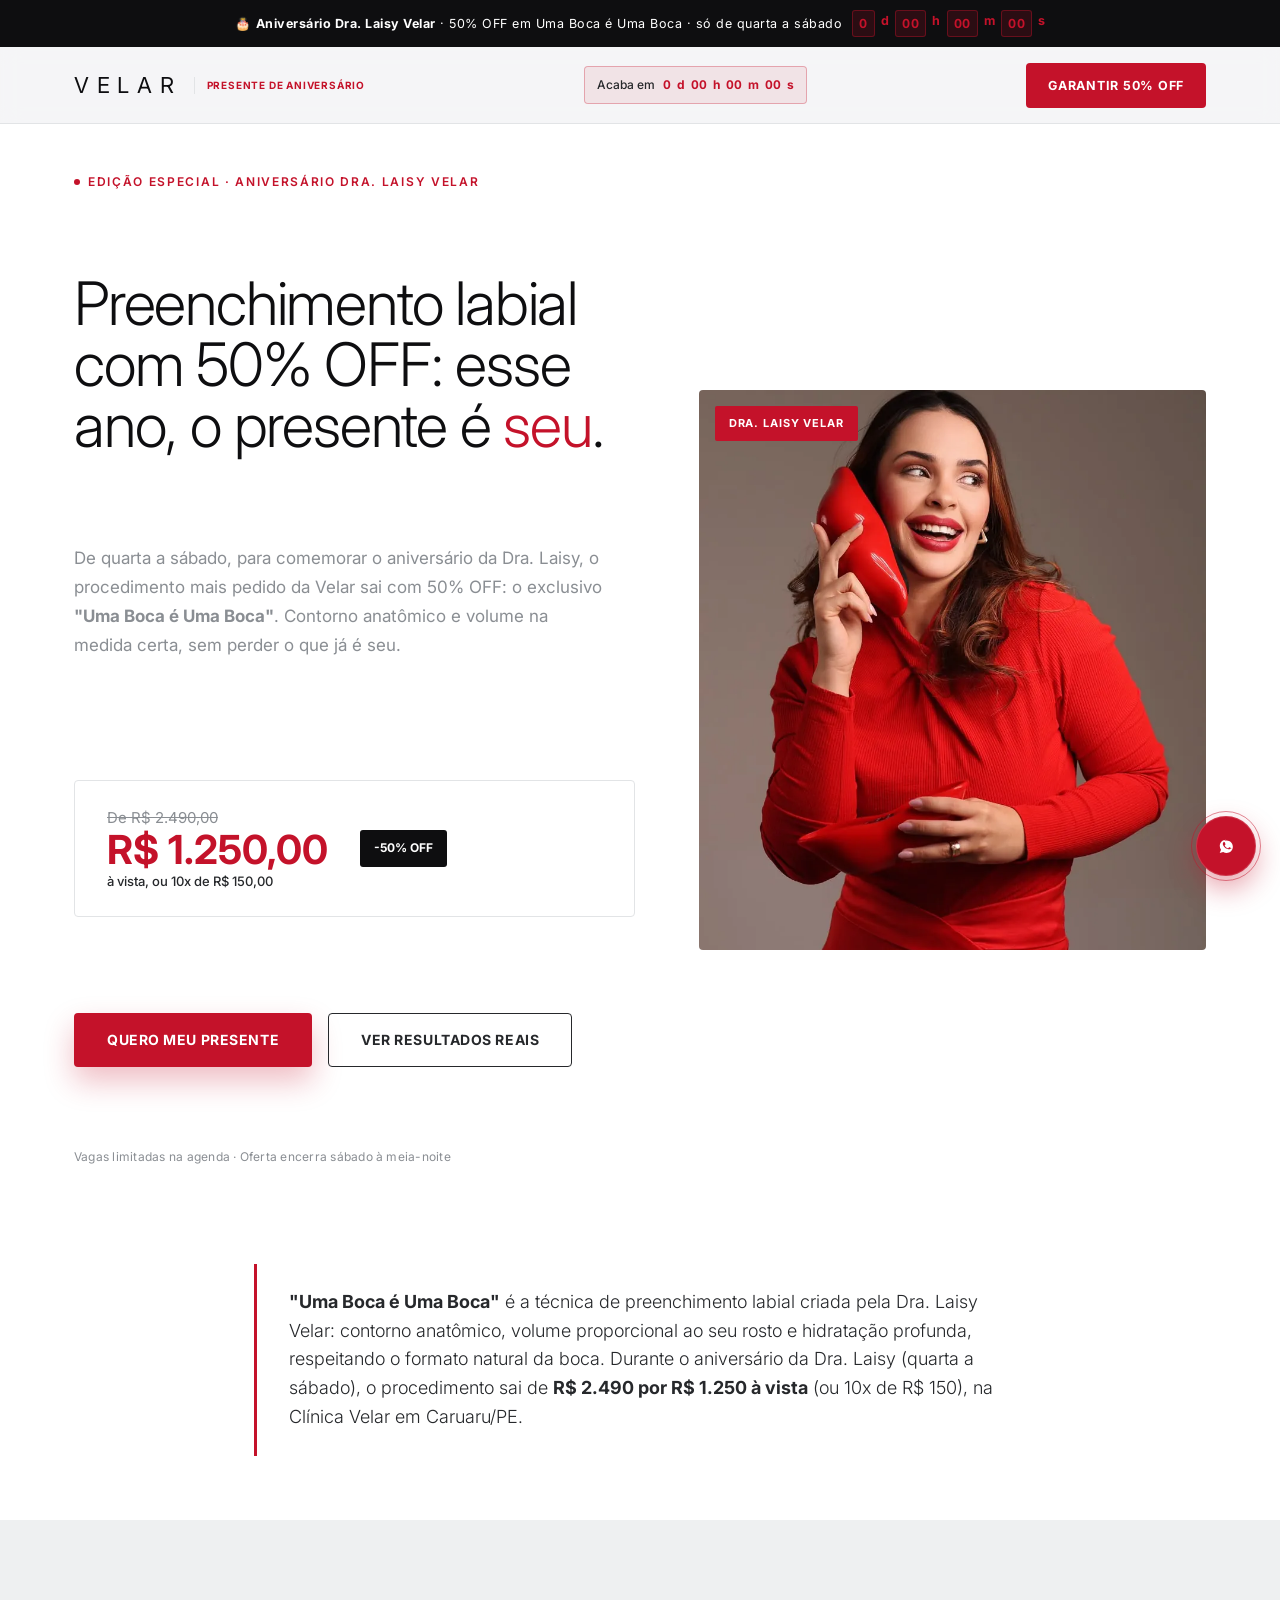
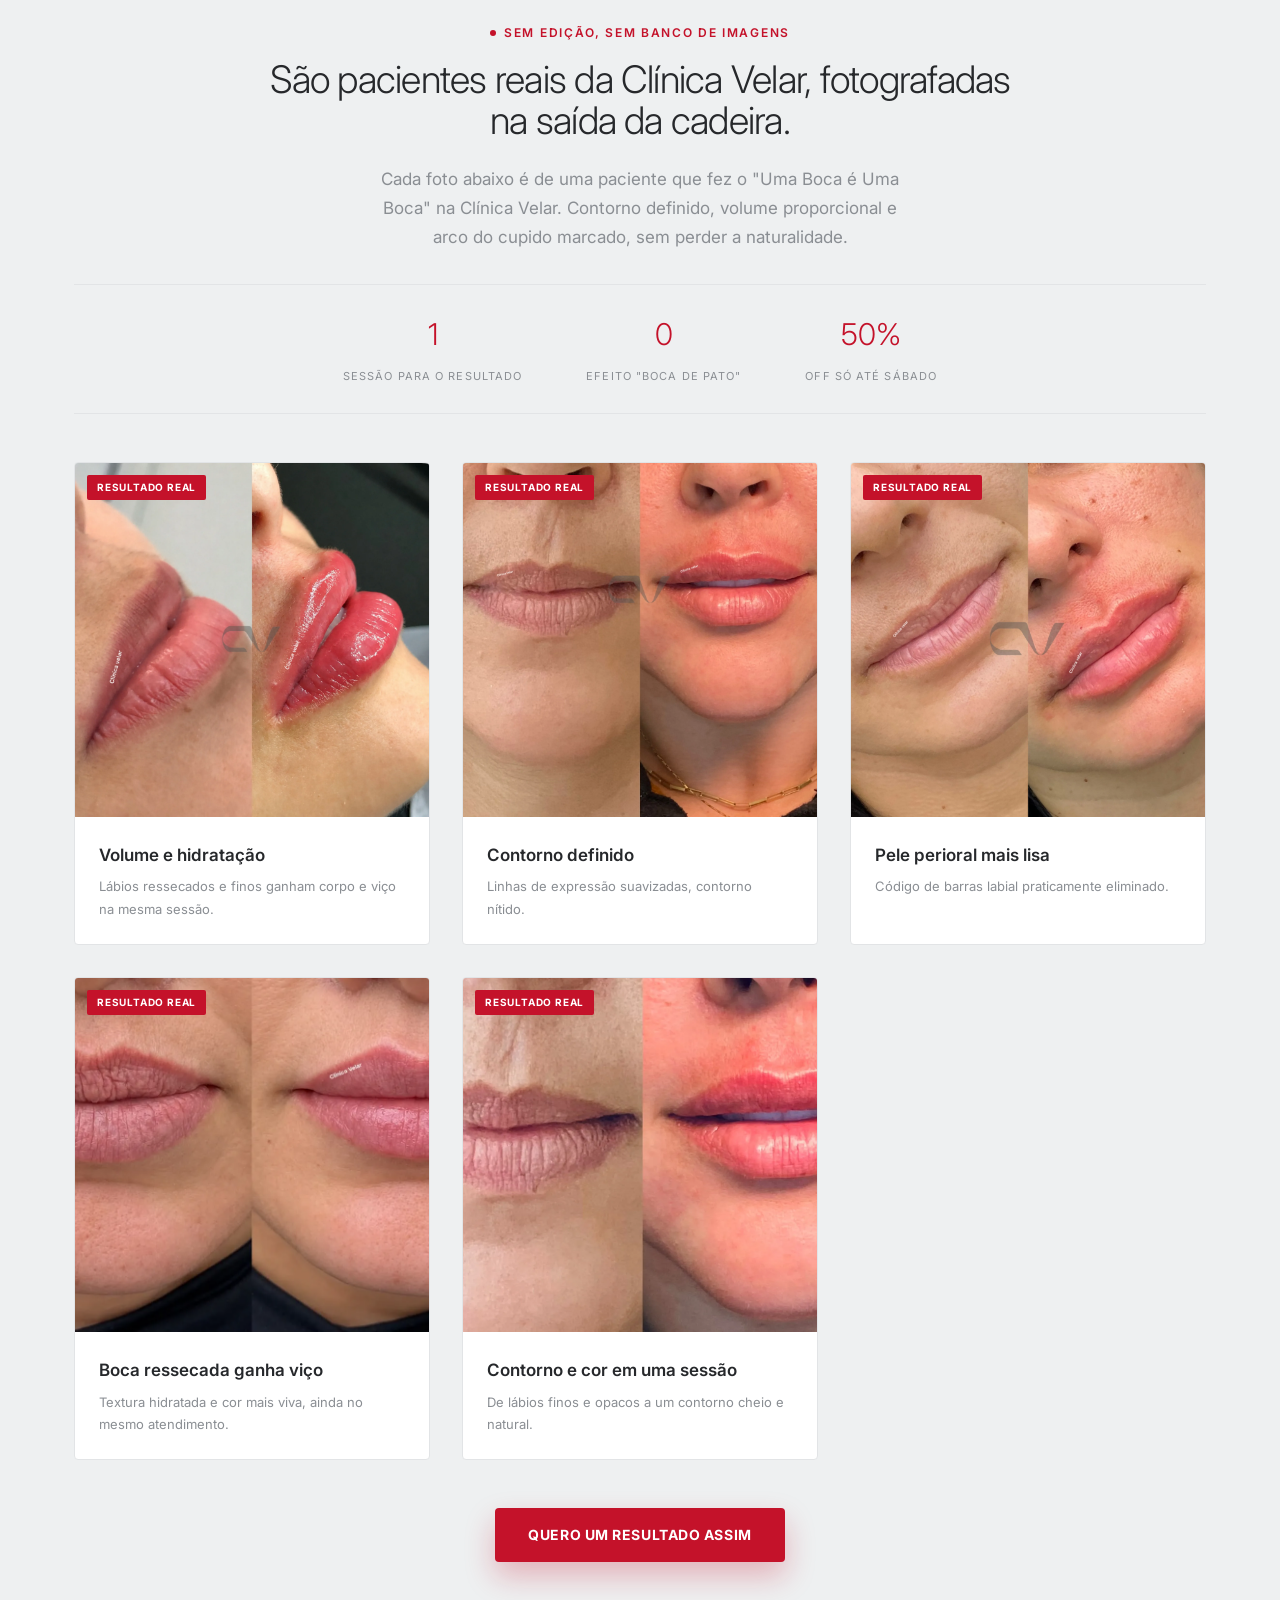
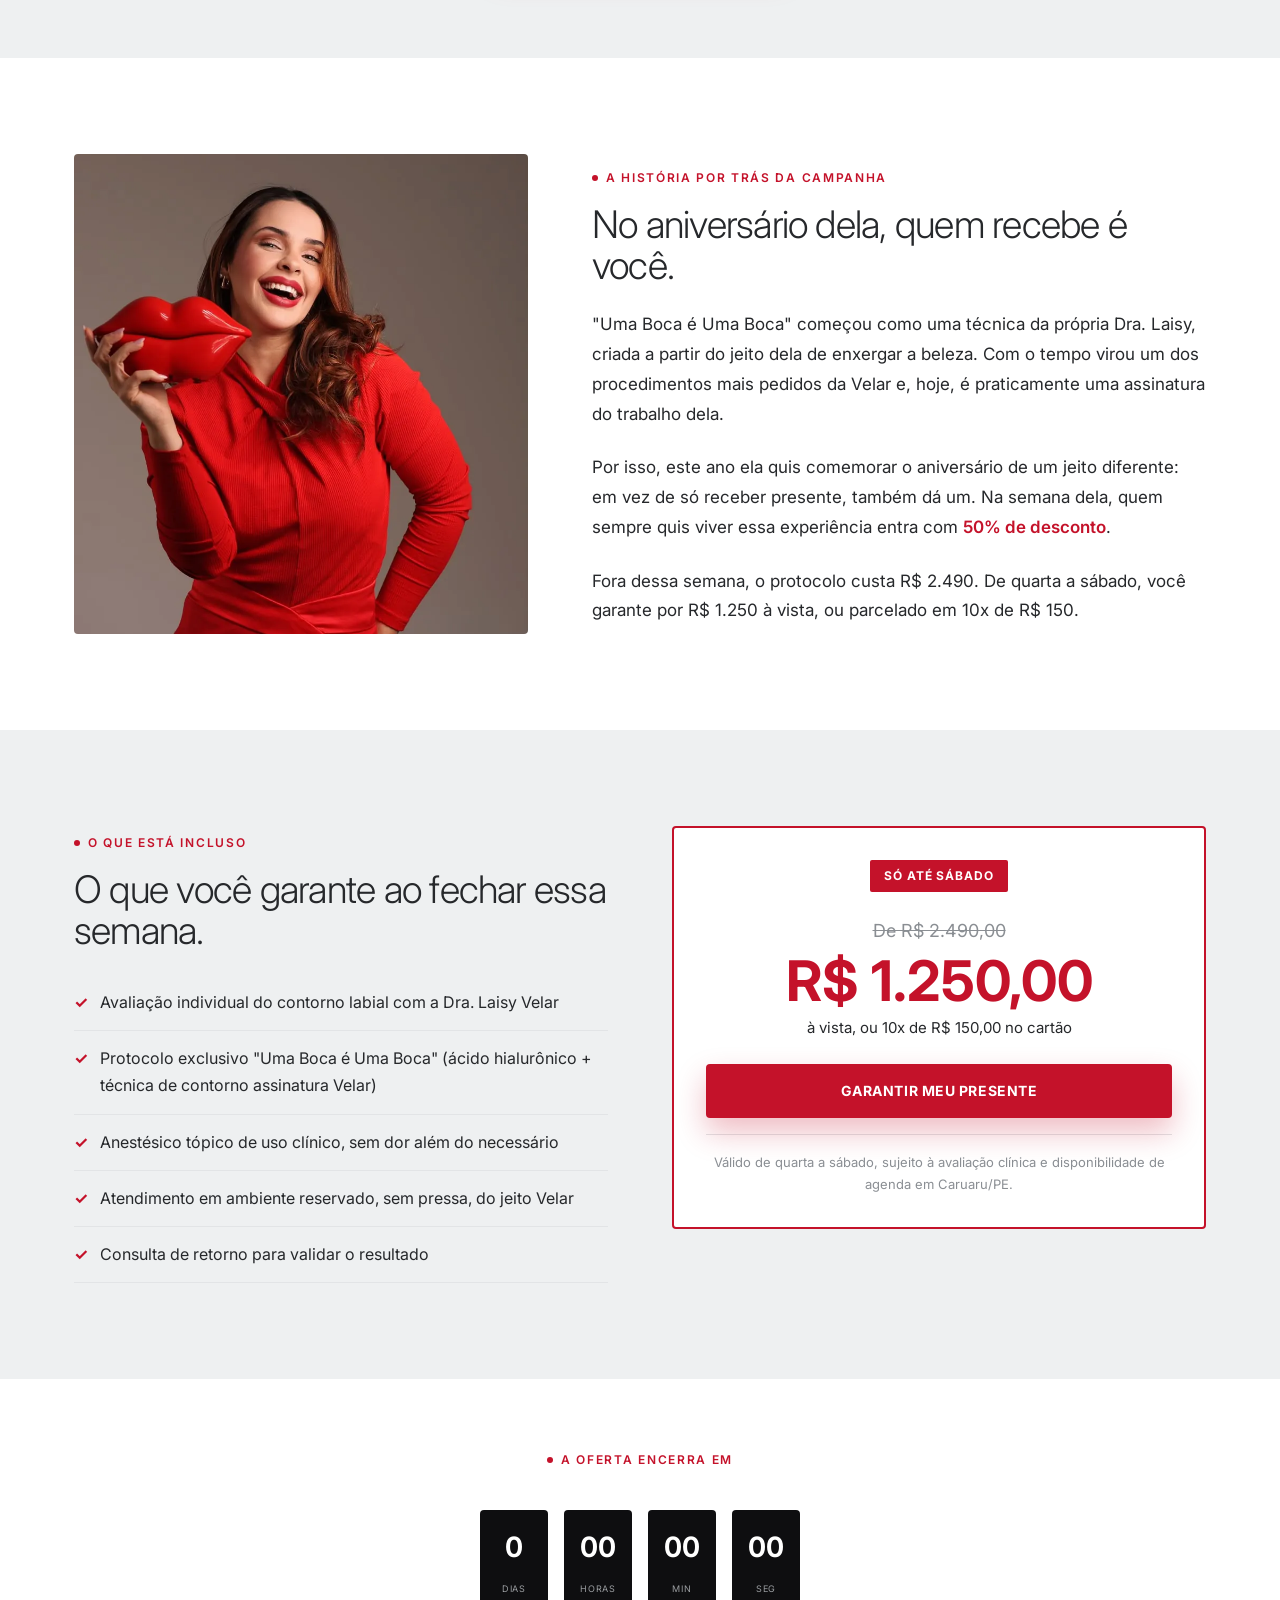
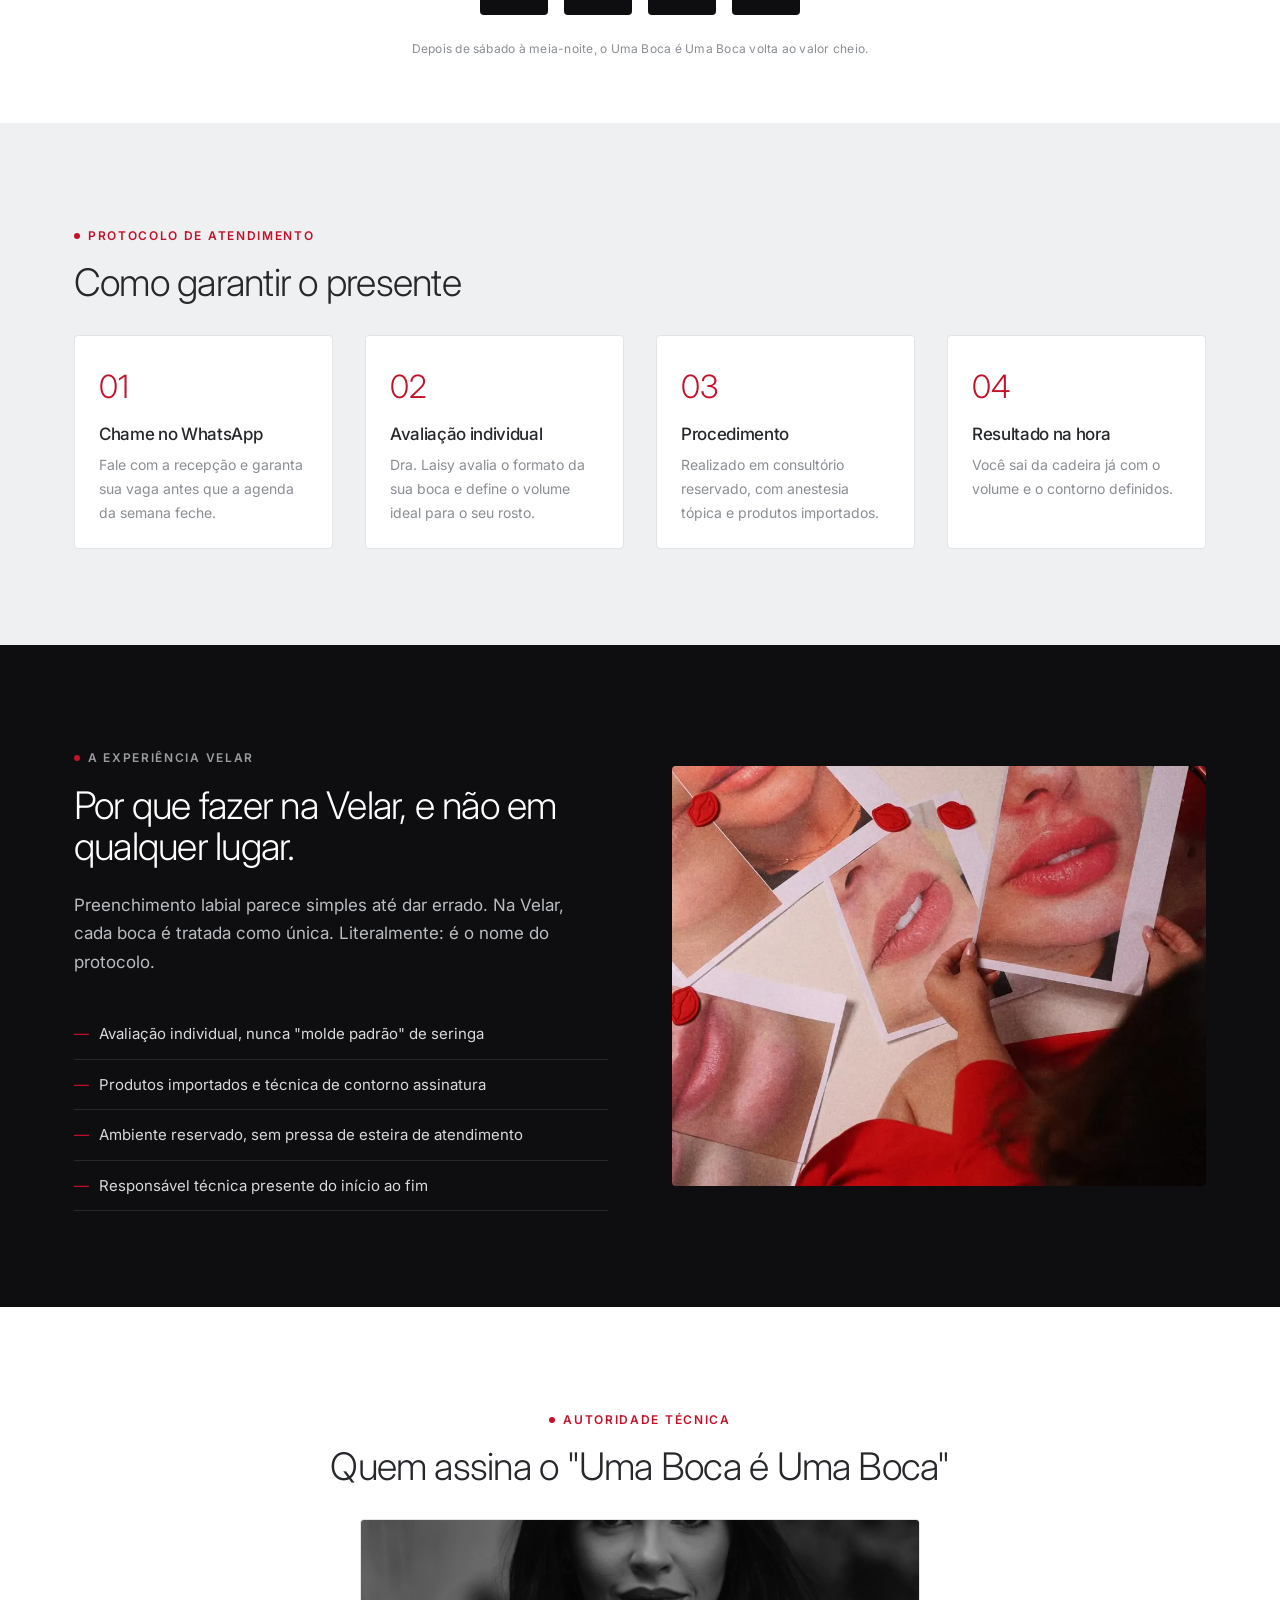
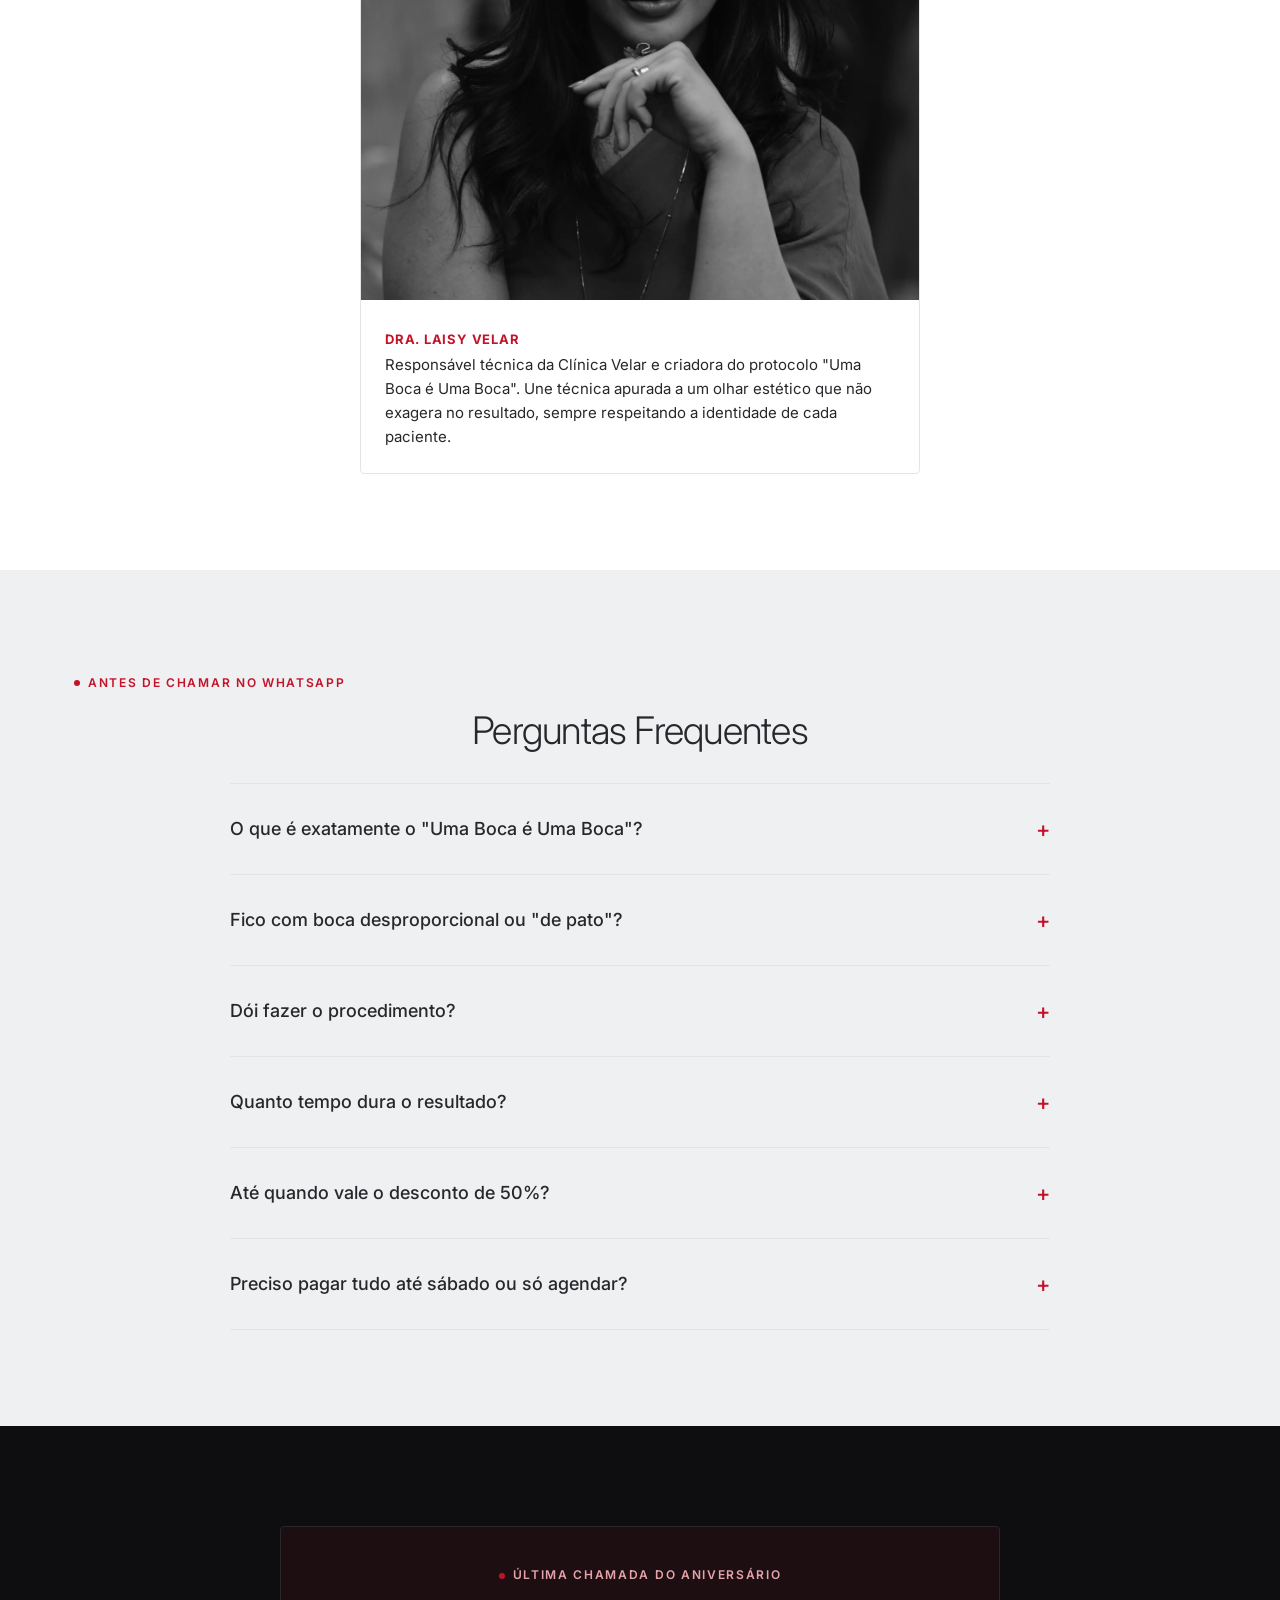
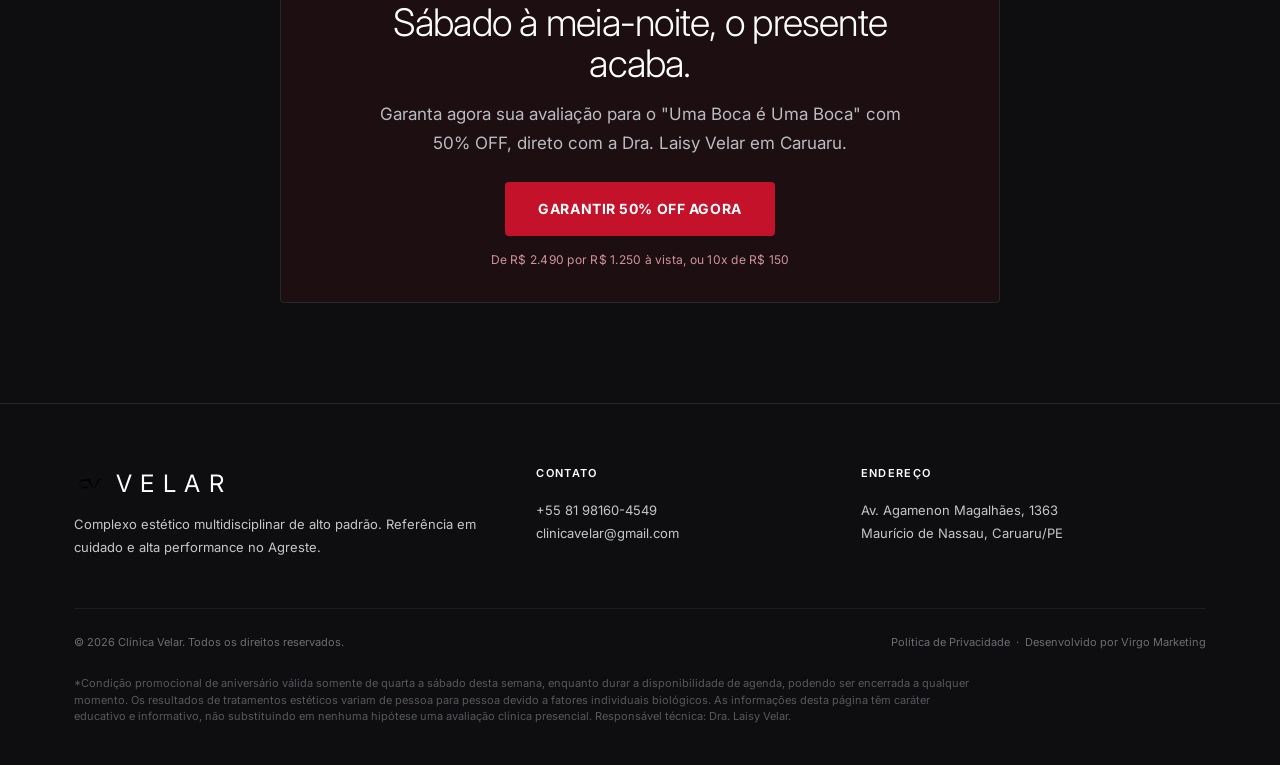
<file: presente-aniversario-dra-laisy.html>
<!DOCTYPE html>
<html lang="pt-BR">
<head>
  <!-- Google Tag Manager -->
  <script>(function(w,d,s,l,i){w[l]=w[l]||[];w[l].push({'gtm.start':
  new Date().getTime(),event:'gtm.js'});var f=d.getElementsByTagName(s)[0],
  j=d.createElement(s),dl=l!='dataLayer'?'&l='+l:'';j.async=true;j.src=
  'https://www.googletagmanager.com/gtm.js?id='+i+dl;f.parentNode.insertBefore(j,f);
  })(window,document,'script','dataLayer','GTM-T8855MFS');</script>
  <!-- End Google Tag Manager -->
  <meta charset="UTF-8">
  <meta name="viewport" content="width=device-width, initial-scale=1.0">
  <link rel="icon" type="image/png" href="favicon.png">

  <!-- SEO Tags -->
  <title>Preenchimento Labial em Caruaru · 50% OFF | Clínica Velar</title>
  <meta name="description" content="Preenchimento labial em Caruaru com 50% OFF só até sábado: de R$2.490 por R$1.250. Presente de aniversário da Dra. Laisy Velar. Vagas limitadas.">
  <link rel="canonical" href="https://clinicavelar.com.br/presente-aniversario-dra-laisy">
  <meta property="og:title" content="Preenchimento Labial em Caruaru · 50% OFF | Clínica Velar">
  <meta property="og:description" content="Só de quarta a sábado: preenchimento labial Uma Boca é Uma Boca com 50% OFF. De R$2.490 por R$1.250 à vista ou 10x de R$150.">
  <meta property="og:image" content="https://www.clinicavelar.com.br/Assets/campanha-aniversario/dra-laisy-ligacao-hero.webp">
  <meta property="og:type" content="website">
  <meta property="og:url" content="https://clinicavelar.com.br/presente-aniversario-dra-laisy">
  <meta property="og:locale" content="pt_BR">
  <meta name="twitter:card" content="summary_large_image">

  <!-- Google Fonts -->
  <link rel="preconnect" href="https://fonts.googleapis.com">
  <link rel="preconnect" href="https://fonts.gstatic.com" crossorigin>
  <link href="https://fonts.googleapis.com/css2?family=Inter:wght@300;400;500;600;700;800&display=swap" rel="stylesheet">

  <!-- Design Tokens -->
  <link rel="stylesheet" href="tokens.css">

  <script type="application/ld+json">
  {
    "@context": "https://schema.org",
    "@type": "FAQPage",
    "mainEntity": [
      {
        "@type": "Question",
        "name": "O que é o protocolo Uma Boca é Uma Boca?",
        "acceptedAnswer": { "@type": "Answer", "text": "É a técnica de preenchimento labial criada pela Dra. Laisy Velar: contorno anatômico, volume proporcional ao seu rosto e hidratação profunda, respeitando o formato natural da sua boca." }
      },
      {
        "@type": "Question",
        "name": "Até quando vale o desconto de aniversário da Dra. Laisy?",
        "acceptedAnswer": { "@type": "Answer", "text": "A condição de 50% OFF é válida apenas de quarta a sábado desta semana, por tempo e vagas limitadas na agenda da Clínica Velar em Caruaru." }
      },
      {
        "@type": "Question",
        "name": "Dói fazer preenchimento labial?",
        "acceptedAnswer": { "@type": "Answer", "text": "O desconforto é pequeno e controlado com anestésico tópico; a maioria das pacientes descreve como tranquilo." }
      },
      {
        "@type": "Question",
        "name": "Fico com a boca desproporcional ou de 'pato'?",
        "acceptedAnswer": { "@type": "Answer", "text": "Não. O protocolo Uma Boca é Uma Boca é planejado para respeitar as proporções do seu próprio rosto: o objetivo é realçar, não descaracterizar." }
      }
    ]
  }
  </script>
  <script type="application/ld+json">
  {
    "@context": "https://schema.org",
    "@type": "MedicalWebPage",
    "name": "Preenchimento Labial em Caruaru: Uma Boca é Uma Boca | Clínica Velar",
    "about": {
      "@type": "MedicalProcedure",
      "name": "Uma Boca é Uma Boca (preenchimento labial)"
    },
    "author": { "@type": "Person", "name": "Dra. Laisy Velar" },
    "dateModified": "2026-09-14",
    "url": "https://clinicavelar.com.br/presente-aniversario-dra-laisy",
    "offers": {
      "@type": "Offer",
      "price": "1250.00",
      "priceCurrency": "BRL",
      "priceValidUntil": "2026-09-19",
      "availability": "https://schema.org/LimitedAvailability",
      "url": "https://clinicavelar.com.br/presente-aniversario-dra-laisy"
    }
  }
  </script>

  <style>
    *, *::before, *::after { box-sizing: border-box; margin: 0; padding: 0; }

    html { scroll-behavior: smooth; -webkit-font-smoothing: antialiased; -moz-osx-font-smoothing: grayscale; }

    :root {
      /* Acento exclusivo desta campanha — o resto do site permanece monocromático */
      --velar-red: #C4122A;
      --velar-red-dark: #8E0E1F;
      --velar-red-tint: rgba(196, 18, 42, 0.08);
      --velar-red-tint-strong: rgba(196, 18, 42, 0.14);
    }

    body {
      font-family: var(--velar-font-body);
      background-color: var(--velar-ice);
      color: var(--velar-ink);
      line-height: var(--lh-body);
      font-size: var(--fs-body);
      font-weight: var(--fw-body);
    }

    .container { max-width: var(--container); margin: 0 auto; padding: 0 var(--space-3); width: 100%; }
    .section { padding: var(--section-pad-y) 0; position: relative; }
    .section-dark { background-color: var(--velar-black); color: var(--velar-mist); }
    .section-mist { background-color: var(--velar-mist); }
    .section-white { background-color: var(--velar-white); }
    .section-tight { padding: var(--space-6) 0; }

    .eyebrow {
      display: inline-flex; align-items: center; gap: 8px;
      font-size: var(--fs-label); text-transform: uppercase; letter-spacing: var(--tracking-label);
      color: var(--velar-gray); font-weight: 600; margin-bottom: var(--space-2);
    }
    .eyebrow.is-red { color: var(--velar-red); }
    .eyebrow-dot { width: 6px; height: 6px; border-radius: 50%; background: var(--velar-red); flex-shrink: 0; animation: pulse-dot 1.6s ease-in-out infinite; }
    @keyframes pulse-dot { 0%,100% { opacity: 1; } 50% { opacity: 0.25; } }
    .section-dark .eyebrow { color: #9a9da0; }

    .h1, .h2, .h3 { font-family: var(--velar-font-display); font-weight: var(--fw-h1); letter-spacing: -0.02em; }
    .h1 { font-size: var(--fs-h1); line-height: var(--lh-h1); color: var(--velar-black); margin-bottom: var(--space-3); }
    .h2 { font-size: var(--fs-h2); line-height: var(--lh-h2); color: var(--velar-ink); margin-bottom: var(--space-3); }
    .section-dark .h2 { color: var(--velar-white); }
    .h3 { font-size: var(--fs-h3); line-height: var(--lh-h3); color: var(--velar-ink); font-weight: var(--fw-h3); margin-bottom: var(--space-1); }
    .sub { color: var(--velar-gray); font-size: var(--fs-body); max-width: 48ch; margin-bottom: var(--space-4); }
    .section-dark .sub { color: #b9bcc0; }
    strong.accent { color: var(--velar-red); font-weight: 600; }

    /* Barra de urgência fixa */
    .urgency-bar {
      background: var(--velar-black); color: #fff; text-align: center;
      font-size: 12.5px; letter-spacing: 0.04em; padding: 10px var(--space-3);
      display: flex; align-items: center; justify-content: center; gap: 10px; flex-wrap: wrap;
      position: relative; z-index: 101;
    }
    .urgency-bar strong { color: #fff; font-weight: 700; }
    .urgency-bar .countdown-mini { display: inline-flex; gap: 6px; font-variant-numeric: tabular-nums; color: var(--velar-red); font-weight: 700; }
    .urgency-bar .countdown-mini span { background: rgba(196,18,42,0.16); border: 1px solid rgba(196,18,42,0.4); border-radius: 3px; padding: 2px 6px; }

    /* Header */
    header { position: sticky; top: 0; width: 100%; background-color: rgba(245, 246, 247, 0.9); backdrop-filter: blur(10px); border-bottom: 1px solid var(--velar-line); z-index: 100; transition: all var(--dur) var(--ease); }
    .header-container { display: flex; align-items: center; justify-content: space-between; height: 76px; }
    .logo { font-family: var(--velar-font-display); color: var(--velar-black); font-size: 22px; font-weight: 400; letter-spacing: 0.35em; text-decoration: none; display:flex; align-items:center; gap:10px; }
    .logo img { width: 26px; height: 26px; }
    .logo-sub { font-size: 10px; letter-spacing: 0.08em; color: var(--velar-red); text-transform: uppercase; font-weight: 700; border-left: 1px solid var(--velar-line); padding-left: 12px; margin-left: 2px; }
    .header-cta {
      font-size: 12.5px; text-transform: uppercase; letter-spacing: 0.06em; font-weight: 700;
      color: #fff; background: var(--velar-red); padding: 12px 22px; border-radius: var(--radius);
      text-decoration: none; transition: all var(--dur) var(--ease);
    }
    .header-cta:hover { background: var(--velar-red-dark); }
    .header-countdown {
      display: inline-flex; align-items: center; gap: 6px;
      font-variant-numeric: tabular-nums; font-size: 12px; font-weight: 700; color: var(--velar-red);
      background: var(--velar-red-tint); border: 1px solid rgba(196,18,42,0.3); border-radius: var(--radius);
      padding: 8px 12px; white-space: nowrap;
    }
    .header-countdown .label { font-weight: 500; color: var(--velar-ink); text-transform: none; letter-spacing: 0; margin-right: 2px; }
    @media (max-width: 640px) { .header-countdown .label { display: none; } }
    @media (max-width: 480px) { .header-countdown { display: none; } }

    /* Botões */
    .btn { display: inline-flex; align-items: center; justify-content: center; padding: 15px var(--space-4); height: 54px; font-size: 14px; font-weight: 700; letter-spacing: 0.04em; text-transform: uppercase; text-decoration: none; border-radius: var(--radius); border: 1px solid transparent; cursor: pointer; transition: all var(--dur) var(--ease); min-width: 200px; }
    .btn-red { background-color: var(--velar-red); color: #fff; box-shadow: 0 14px 30px rgba(196,18,42,0.28); }
    .btn-red:hover { background-color: var(--velar-red-dark); transform: translateY(-1px); }
    .btn-secondary { background-color: transparent; color: var(--velar-ink); border-color: var(--velar-ink); }
    .btn-secondary:hover { background-color: var(--velar-ink); color: var(--velar-white); }
    .btn-dark-primary { background-color: var(--velar-red); color: #fff; }
    .btn-dark-primary:hover { background-color: var(--velar-red-dark); }
    .btn-group { display: flex; flex-wrap: wrap; gap: var(--space-2); margin-bottom: var(--space-2); }
    .microcopy { font-size: 12px; color: var(--velar-gray); letter-spacing: 0.02em; }

    /* Hero */
    .hero-grid {
      display: grid;
      grid-template-columns: 1.05fr 0.95fr;
      grid-template-areas:
        "eyebrow image"
        "heading image"
        "sub image"
        "offer image"
        "ctas image"
        "micro image";
      gap: var(--space-6) var(--space-6);
      align-items: center;
    }
    .hero-eyebrow { grid-area: eyebrow; }
    .hero-heading { grid-area: heading; }
    .hero-sub { grid-area: sub; }
    .hero-offer { grid-area: offer; }
    .hero-ctas { grid-area: ctas; }
    .hero-micro { grid-area: micro; }
    .hero-image-container { grid-area: image; width: 100%; height: 560px; overflow: hidden; border-radius: var(--radius); position: relative; }
    .hero-image { width: 100%; height: 100%; object-fit: cover; }
    .hero-image-badge {
      position: absolute; top: var(--space-2); left: var(--space-2);
      background: var(--velar-red); color: #fff; font-size: 11px; font-weight: 700;
      text-transform: uppercase; letter-spacing: 0.08em; padding: 8px 14px; border-radius: 2px;
    }

    /* Card de oferta (hero) */
    .offer-card { border: 1px solid var(--velar-line); background: var(--velar-white); border-radius: var(--radius); padding: var(--space-3) var(--space-4); margin: var(--space-3) 0 var(--space-4); display: flex; align-items: center; gap: var(--space-4); flex-wrap: wrap; }
    .offer-price-old { font-size: 15px; color: var(--velar-gray); text-decoration: line-through; }
    .offer-price-new { font-family: var(--velar-font-display); font-size: 40px; font-weight: 700; color: var(--velar-red); line-height: 1; }
    .offer-price-inst { font-size: 13px; color: var(--velar-ink); font-weight: 500; }
    .offer-badge { background: var(--velar-black); color: #fff; font-size: 12px; font-weight: 700; padding: 8px 14px; border-radius: 3px; }

    /* AEO */
    .aeo-callout { background-color: var(--velar-white); border-left: 3px solid var(--velar-red); padding: var(--space-3) var(--space-4); margin-bottom: var(--space-4); border-radius: 0 var(--radius) var(--radius) 0; }
    .aeo-callout p { font-size: 18px; line-height: 1.6; font-weight: 300; color: var(--velar-ink); }

    /* Resultados (agressivo) */
    .results-stat-bar { display: flex; justify-content: center; gap: var(--space-6); flex-wrap: wrap; margin: var(--space-4) 0 var(--space-5); padding: var(--space-3) 0; border-top: 1px solid var(--velar-line); border-bottom: 1px solid var(--velar-line); }
    .results-stat { text-align: center; }
    .results-stat b { display: block; font-family: var(--velar-font-display); font-size: 30px; font-weight: 300; color: var(--velar-red); }
    .results-stat span { font-size: 11px; text-transform: uppercase; letter-spacing: 0.1em; color: var(--velar-gray); }

    .results-grid-gallery { display: grid; grid-template-columns: repeat(auto-fill, minmax(280px, 1fr)); gap: var(--space-4); }
    .result-card { background: var(--velar-white); border: 1px solid var(--velar-line); border-radius: var(--radius); overflow: hidden; display: flex; flex-direction: column; transition: all var(--dur) var(--ease); }
    .result-card:hover { transform: translateY(-4px); box-shadow: 0 16px 34px rgba(196,18,42,0.14); border-color: var(--velar-red); }
    .result-img-wrapper { position: relative; width: 100%; aspect-ratio: 1/1; overflow: hidden; background-color: var(--velar-mist); }
    .result-img { width: 100%; height: 100%; object-fit: cover; transition: transform var(--dur) var(--ease); }
    .result-card:hover .result-img { transform: scale(1.04); }
    .result-badge { position: absolute; top: 12px; left: 12px; background: var(--velar-red); color: #fff; font-size: 10px; font-weight: 700; text-transform: uppercase; letter-spacing: 0.08em; padding: 4px 10px; border-radius: 2px; }
    .result-card-info { padding: var(--space-3); display: flex; flex-direction: column; gap: 6px; }
    .result-title { font-size: 17px; font-weight: 600; color: var(--velar-ink); }
    .result-desc { font-size: 13px; color: var(--velar-gray); }

    /* História */
    .story-grid { display: grid; grid-template-columns: 0.85fr 1.15fr; gap: var(--space-6); align-items: center; }
    .story-image-wrap { height: 480px; border-radius: var(--radius); overflow: hidden; }
    .story-image-wrap img { width: 100%; height: 100%; object-fit: cover; }
    .story-text p { font-size: 17px; line-height: 1.75; color: var(--velar-ink); margin-bottom: var(--space-3); }
    .story-text p:last-child { margin-bottom: 0; }

    /* Steps */
    .steps-grid { display: grid; grid-template-columns: repeat(4, 1fr); gap: var(--space-4); margin-top: var(--space-4); }
    .step-card { padding: var(--space-3); border: 1px solid var(--velar-line); border-radius: var(--radius); background-color: var(--velar-white); }
    .step-number { font-family: var(--velar-font-display); font-size: 32px; font-weight: 300; color: var(--velar-red); margin-bottom: var(--space-1); }

    /* Diferencial (dark) */
    .diff-grid { display: grid; grid-template-columns: 1fr 1fr; gap: var(--space-6); align-items: center; }
    .diff-list { list-style: none; margin-top: var(--space-3); }
    .diff-list li { padding: 12px 0; border-bottom: 1px solid #26282b; font-size: 15px; color: #d7d9db; display: flex; gap: 10px; }
    .diff-list li::before { content: '—'; color: var(--velar-red); flex-shrink: 0; }
    .diff-image-wrap { height: 420px; border-radius: var(--radius); overflow: hidden; }
    .diff-image-wrap img { width: 100%; height: 100%; object-fit: cover; }

    /* Especialista */
    .spec-container { max-width: 560px; margin: var(--space-4) auto 0; }
    .spec-card { display: flex; flex-direction: column; background-color: var(--velar-white); border: 1px solid var(--velar-line); border-radius: var(--radius); overflow: hidden; }
    .spec-img-wrapper { height: 380px; overflow: hidden; }
    .spec-img { width: 100%; height: 100%; object-fit: cover; }
    .spec-info { padding: var(--space-3); }
    .spec-role { font-size: 13px; color: var(--velar-red); text-transform: uppercase; letter-spacing: 0.06em; margin-bottom: 10px; font-weight: 700; }

    /* Oferta / stack */
    .stack-grid { display: grid; grid-template-columns: 1fr 1fr; gap: var(--space-6); align-items: flex-start; }
    .stack-list { list-style: none; }
    .stack-list li { display: flex; gap: 12px; padding: 14px 0; border-bottom: 1px solid var(--velar-line); font-size: 16px; color: var(--velar-ink); }
    .stack-check { color: var(--velar-red); font-weight: 700; flex-shrink: 0; }
    .price-box { border: 2px solid var(--velar-red); border-radius: var(--radius); background: var(--velar-white); padding: var(--space-4); text-align: center; }
    .price-box .tag { display: inline-block; background: var(--velar-red); color: #fff; font-size: 12px; font-weight: 700; text-transform: uppercase; letter-spacing: 0.08em; padding: 6px 14px; border-radius: 2px; margin-bottom: var(--space-3); }
    .price-box .old { font-size: 18px; color: var(--velar-gray); text-decoration: line-through; }
    .price-box .new { font-family: var(--velar-font-display); font-size: 56px; font-weight: 700; color: var(--velar-red); line-height: 1; margin: 6px 0; }
    .price-box .inst { font-size: 15px; color: var(--velar-ink); margin-bottom: var(--space-3); }
    .price-box .window { font-size: 13px; color: var(--velar-gray); border-top: 1px solid var(--velar-line); padding-top: var(--space-2); margin-top: var(--space-2); }

    /* Countdown grande */
    .countdown-grid { display: flex; justify-content: center; gap: var(--space-2); margin: var(--space-3) 0; }
    .countdown-unit { background: var(--velar-black); color: #fff; border-radius: var(--radius); padding: 14px 10px; min-width: 68px; text-align: center; }
    .countdown-unit b { display: block; font-family: var(--velar-font-display); font-size: 28px; font-weight: 700; font-variant-numeric: tabular-nums; }
    .countdown-unit span { font-size: 9px; text-transform: uppercase; letter-spacing: 0.08em; color: #9a9da0; }

    /* FAQ */
    .faq-container { margin-top: var(--space-4); max-width: 820px; margin-left: auto; margin-right: auto; }
    .faq-item { border-top: 1px solid var(--velar-line); padding: var(--space-3) 0; }
    .faq-item:last-child { border-bottom: 1px solid var(--velar-line); }
    .faq-trigger { display: flex; justify-content: space-between; align-items: center; width: 100%; background: none; border: none; text-align: left; font-family: var(--velar-font-body); font-size: 18px; font-weight: 500; color: var(--velar-ink); cursor: pointer; padding: var(--space-1) 0; }
    .faq-icon { font-size: 22px; color: var(--velar-red); transition: transform var(--dur) var(--ease); }
    .faq-content { max-height: 0; overflow: hidden; transition: max-height var(--dur) var(--ease); }
    .faq-content p { padding-top: var(--space-2); font-size: 15px; color: var(--velar-gray); line-height: 1.6; }
    .faq-item.active .faq-content { max-height: 220px; }
    .faq-item.active .faq-icon { transform: rotate(45deg); }

    /* Footer */
    footer { background-color: var(--velar-black); color: #9a9da0; border-top: 1px solid #26282b; padding: 60px 0 40px; }
    .footer-grid { display: grid; grid-template-columns: 1.2fr 0.8fr 1fr; gap: var(--space-5); margin-bottom: var(--space-5); }
    .footer-col h5 { color: var(--velar-white); font-size: 11px; text-transform: uppercase; letter-spacing: 0.12em; margin-bottom: var(--space-2); font-weight: 600; }
    .footer-col p { font-size: 13px; line-height: 1.8; color: #c4c7ca; }
    .footer-bottom { border-top: 1px solid #1c1d1f; padding-top: var(--space-3); display: flex; justify-content: space-between; align-items: center; font-size: 11px; color: #6a6d71; flex-wrap: wrap; gap: 10px; }
    .footer-logo { color: var(--velar-white); font-size: 24px; letter-spacing: 0.35em; text-decoration: none; display: flex; align-items: center; gap: 10px; margin-bottom: var(--space-1); }
    .footer-logo .velar-symbol { width: 32px; height: 32px; flex-shrink: 0; opacity: 0.9; }
    .compliance-disclaimer { font-size: 11px; line-height: 1.5; color: #55585c; margin-top: var(--space-3); max-width: 900px; }

    /* Floating WA */
    .wa-float { position: fixed; right: 24px; bottom: 24px; width: 60px; height: 60px; background-color: var(--velar-red); color: var(--velar-white); border-radius: 50%; display: flex; align-items: center; justify-content: center; text-decoration: none; box-shadow: 0 12px 28px rgba(196,18,42,0.4); z-index: 90; transition: all var(--dur) var(--ease); border: 1px solid rgba(255,255,255,0.15); }
    .wa-float:hover { transform: translateY(-5px); background-color: var(--velar-red-dark); }
    .wa-float svg { width: 26px; height: 26px; fill: currentColor; }
    .wa-float::before { content: ''; position: absolute; inset: -6px; border-radius: 50%; border: 1.5px solid var(--velar-red); opacity: 0.5; animation: wa-ping 2.2s ease-out infinite; }
    @keyframes wa-ping { 0% { transform: scale(0.9); opacity: 0.6; } 100% { transform: scale(1.35); opacity: 0; } }

    /* Final CTA */
    .final-cta-box { border: 1px solid #26282b; background: rgba(196,18,42,0.08); border-radius: var(--radius); padding: var(--space-4); max-width: 720px; margin: 0 auto; }

    @media (max-width: 992px) {
      .story-grid, .diff-grid, .stack-grid { grid-template-columns: 1fr; gap: var(--space-4); }
      .hero-grid {
        grid-template-columns: 1fr;
        grid-template-areas:
          "image"
          "eyebrow"
          "heading"
          "ctas"
          "sub"
          "offer"
          "micro";
        gap: var(--space-3);
      }
      .hero-heading { margin-bottom: var(--space-2); }
      .hero-ctas { margin-top: 2px; }
      .story-grid { display: flex; flex-direction: column-reverse; }
      .hero-image-container { height: 420px; }
      .story-image-wrap, .diff-image-wrap { height: 340px; }
      .steps-grid { grid-template-columns: repeat(2, 1fr); }
      .footer-grid { grid-template-columns: repeat(2, 1fr); }
      .logo-sub { display: none; }
    }
    @media (max-width: 768px) {
      .steps-grid { grid-template-columns: 1fr; }
      .results-grid-gallery { grid-template-columns: repeat(2, 1fr); }
      .footer-grid { grid-template-columns: 1fr; gap: var(--space-4); }
      .footer-bottom { flex-direction: column; text-align: center; }
      .countdown-unit { min-width: 56px; padding: 10px 6px; }
      .countdown-unit b { font-size: 22px; }
      .price-box .new { font-size: 42px; }
      .urgency-bar { font-size: 11px; }
    }
    @media (max-width: 520px) {
      .results-grid-gallery { grid-template-columns: 1fr 1fr; }
      .offer-card { flex-direction: column; align-items: flex-start; }
    }
  </style>
</head>
<body>
  <!-- Google Tag Manager (noscript) -->
  <noscript><iframe src="https://www.googletagmanager.com/ns.html?id=GTM-T8855MFS"
  height="0" width="0" style="display:none;visibility:hidden"></iframe></noscript>
  <!-- End Google Tag Manager (noscript) -->

  <!-- BARRA DE URGÊNCIA -->
  <div class="urgency-bar">
    <span>🎂 <strong>Aniversário Dra. Laisy Velar</strong> · 50% OFF em Uma Boca é Uma Boca · só de quarta a sábado</span>
    <span class="countdown-mini" id="mini-countdown">
      <span id="mini-d">--</span>d <span id="mini-h">--</span>h <span id="mini-m">--</span>m <span id="mini-s">--</span>s
    </span>
  </div>

  <!-- HEADER -->
  <header>
    <div class="container header-container">
      <a href="index.html" class="logo">
        VELAR
        <span class="logo-sub">Presente de Aniversário</span>
      </a>
      <span class="header-countdown" aria-label="Tempo restante da oferta">
        <span class="label">Acaba em</span>
        <span id="head-d">--</span>d <span id="head-h">--</span>h <span id="head-m">--</span>m <span id="head-s">--</span>s
      </span>
      <a href="https://wa.me/5581981604549?text=Ol%C3%A1!%20Vi%20o%20presente%20de%20anivers%C3%A1rio%20da%20Dra.%20Laisy%20e%20quero%20garantir%20o%20Uma%20Boca%20%C3%A9%20Uma%20Boca%20com%2050%25%20OFF" target="_blank" class="header-cta" id="header-cta-btn">Garantir 50% OFF</a>
    </div>
  </header>

  <!-- 1. HERO -->
  <section class="section section-white" style="padding-top: var(--space-5);">
    <div class="container hero-grid">
      <span class="eyebrow is-red hero-eyebrow"><span class="eyebrow-dot"></span> Edição especial · Aniversário Dra. Laisy Velar</span>
      <h1 class="h1 hero-heading">Preenchimento labial com 50% OFF: esse ano, o presente é <span style="color:var(--velar-red);">seu</span>.</h1>

      <div class="hero-image-container">
        <span class="hero-image-badge">Dra. Laisy Velar</span>
        <img src="Assets/campanha-aniversario/dra-laisy-ligacao-hero.webp" alt="Dra. Laisy Velar anunciando o presente de aniversário: 50% OFF em Uma Boca é Uma Boca" class="hero-image" loading="eager">
      </div>

      <div class="btn-group hero-ctas">
        <a href="https://wa.me/5581981604549?text=Ol%C3%A1!%20Vi%20o%20presente%20de%20anivers%C3%A1rio%20da%20Dra.%20Laisy%20e%20quero%20garantir%20o%20Uma%20Boca%20%C3%A9%20Uma%20Boca%20com%2050%25%20OFF" target="_blank" class="btn btn-red" id="hero-primary-cta">Quero meu presente</a>
        <a href="#resultados" class="btn btn-secondary">Ver resultados reais</a>
      </div>

      <p class="sub hero-sub">De quarta a sábado, para comemorar o aniversário da Dra. Laisy, o procedimento mais pedido da Velar sai com 50% OFF: o exclusivo <strong>"Uma Boca é Uma Boca"</strong>. Contorno anatômico e volume na medida certa, sem perder o que já é seu.</p>

      <div class="offer-card hero-offer">
        <div>
          <div class="offer-price-old">De R$ 2.490,00</div>
          <div class="offer-price-new">R$ 1.250,00</div>
          <div class="offer-price-inst">à vista, ou 10x de R$ 150,00</div>
        </div>
        <div class="offer-badge">-50% OFF</div>
      </div>

      <div class="microcopy hero-micro">Vagas limitadas na agenda · Oferta encerra sábado à meia-noite</div>
    </div>
  </section>

  <!-- AEO -->
  <section class="section-white" style="padding-bottom: var(--space-4);">
    <div class="container" style="max-width: 820px;">
      <div class="aeo-callout">
        <p><strong>"Uma Boca é Uma Boca"</strong> é a técnica de preenchimento labial criada pela Dra. Laisy Velar: contorno anatômico, volume proporcional ao seu rosto e hidratação profunda, respeitando o formato natural da boca. Durante o aniversário da Dra. Laisy (quarta a sábado), o procedimento sai de <strong>R$ 2.490 por R$ 1.250 à vista</strong> (ou 10x de R$ 150), na Clínica Velar em Caruaru/PE.</p>
      </div>
    </div>
  </section>

  <!-- 2. RESULTADOS REAIS (logo após o hero, tom agressivo) -->
  <section class="section section-mist" id="resultados">
    <div class="container">
      <div style="text-align:center; max-width:760px; margin:0 auto;">
        <span class="eyebrow is-red"><span class="eyebrow-dot"></span> Sem edição, sem banco de imagens</span>
        <h2 class="h2">São pacientes reais da Clínica Velar, fotografadas na saída da cadeira.</h2>
        <p class="sub" style="margin-left:auto; margin-right:auto;">Cada foto abaixo é de uma paciente que fez o "Uma Boca é Uma Boca" na Clínica Velar. Contorno definido, volume proporcional e arco do cupido marcado, sem perder a naturalidade.</p>
      </div>

      <div class="results-stat-bar">
        <div class="results-stat"><b>1</b><span>Sessão para o resultado</span></div>
        <div class="results-stat"><b>0</b><span>Efeito "boca de pato"</span></div>
        <div class="results-stat"><b>50%</b><span>OFF só até sábado</span></div>
      </div>

      <div class="results-grid-gallery">
        <div class="result-card">
          <div class="result-img-wrapper">
            <img src="Assets/procedimentos/labial/labial-01.webp" alt="Uma Boca é Uma Boca - resultado real 1" class="result-img" loading="lazy">
            <span class="result-badge">Resultado Real</span>
          </div>
          <div class="result-card-info">
            <h3 class="result-title">Volume e hidratação</h3>
            <p class="result-desc">Lábios ressecados e finos ganham corpo e viço na mesma sessão.</p>
          </div>
        </div>
        <div class="result-card">
          <div class="result-img-wrapper">
            <img src="Assets/procedimentos/labial/labial-02.webp" alt="Uma Boca é Uma Boca - resultado real 2" class="result-img" loading="lazy">
            <span class="result-badge">Resultado Real</span>
          </div>
          <div class="result-card-info">
            <h3 class="result-title">Contorno definido</h3>
            <p class="result-desc">Linhas de expressão suavizadas, contorno nítido.</p>
          </div>
        </div>
        <div class="result-card">
          <div class="result-img-wrapper">
            <img src="Assets/procedimentos/labial/labial-06.webp" alt="Uma Boca é Uma Boca - resultado real 3" class="result-img" loading="lazy">
            <span class="result-badge">Resultado Real</span>
          </div>
          <div class="result-card-info">
            <h3 class="result-title">Pele perioral mais lisa</h3>
            <p class="result-desc">Código de barras labial praticamente eliminado.</p>
          </div>
        </div>
        <div class="result-card">
          <div class="result-img-wrapper">
            <img src="Assets/procedimentos/labial/labial-10.webp" alt="Uma Boca é Uma Boca - resultado real 4" class="result-img" loading="lazy">
            <span class="result-badge">Resultado Real</span>
          </div>
          <div class="result-card-info">
            <h3 class="result-title">Boca ressecada ganha viço</h3>
            <p class="result-desc">Textura hidratada e cor mais viva, ainda no mesmo atendimento.</p>
          </div>
        </div>
        <div class="result-card">
          <div class="result-img-wrapper">
            <img src="Assets/procedimentos/labial/labial-11.webp" alt="Uma Boca é Uma Boca - resultado real 5" class="result-img" loading="lazy">
            <span class="result-badge">Resultado Real</span>
          </div>
          <div class="result-card-info">
            <h3 class="result-title">Contorno e cor em uma sessão</h3>
            <p class="result-desc">De lábios finos e opacos a um contorno cheio e natural.</p>
          </div>
        </div>
      </div>

      <div style="text-align:center; margin-top: var(--space-5);">
        <a href="https://wa.me/5581981604549?text=Ol%C3%A1!%20Vi%20os%20resultados%20do%20Uma%20Boca%20%C3%A9%20Uma%20Boca%20e%20quero%20garantir%20o%20presente%20de%2050%25%20OFF" target="_blank" class="btn btn-red" id="results-cta-btn">Quero um resultado assim</a>
      </div>
    </div>
  </section>

  <!-- 3. HISTÓRIA DA CAMPANHA -->
  <section class="section section-white">
    <div class="container story-grid">
      <div class="story-image-wrap">
        <img src="Assets/campanha-aniversario/dra-laisy-presente-revelado.webp" alt="Dra. Laisy Velar comemorando o aniversário com o presente para as pacientes" loading="lazy">
      </div>
      <div class="story-text">
        <span class="eyebrow is-red"><span class="eyebrow-dot"></span> A história por trás da campanha</span>
        <h2 class="h2">No aniversário dela, quem recebe é você.</h2>
        <p>"Uma Boca é Uma Boca" começou como uma técnica da própria Dra. Laisy, criada a partir do jeito dela de enxergar a beleza. Com o tempo virou um dos procedimentos mais pedidos da Velar e, hoje, é praticamente uma assinatura do trabalho dela.</p>
        <p>Por isso, este ano ela quis comemorar o aniversário de um jeito diferente: em vez de só receber presente, também dá um. Na semana dela, quem sempre quis viver essa experiência entra com <strong class="accent">50% de desconto</strong>.</p>
        <p>Fora dessa semana, o protocolo custa R$ 2.490. De quarta a sábado, você garante por R$ 1.250 à vista, ou parcelado em 10x de R$ 150.</p>
      </div>
    </div>
  </section>

  <!-- 4. OFERTA / STACK -->
  <section class="section section-mist">
    <div class="container stack-grid">
      <div>
        <span class="eyebrow is-red"><span class="eyebrow-dot"></span> O que está incluso</span>
        <h2 class="h2">O que você garante ao fechar essa semana.</h2>
        <ul class="stack-list">
          <li><span class="stack-check">✓</span> Avaliação individual do contorno labial com a Dra. Laisy Velar</li>
          <li><span class="stack-check">✓</span> Protocolo exclusivo "Uma Boca é Uma Boca" (ácido hialurônico + técnica de contorno assinatura Velar)</li>
          <li><span class="stack-check">✓</span> Anestésico tópico de uso clínico, sem dor além do necessário</li>
          <li><span class="stack-check">✓</span> Atendimento em ambiente reservado, sem pressa, do jeito Velar</li>
          <li><span class="stack-check">✓</span> Consulta de retorno para validar o resultado</li>
        </ul>
      </div>

      <div class="price-box">
        <span class="tag">Só até sábado</span>
        <div class="old">De R$ 2.490,00</div>
        <div class="new">R$ 1.250,00</div>
        <div class="inst">à vista, ou 10x de R$ 150,00 no cartão</div>
        <a href="https://wa.me/5581981604549?text=Ol%C3%A1!%20Quero%20garantir%20o%20Uma%20Boca%20%C3%A9%20Uma%20Boca%20com%2050%25%20OFF%20do%20anivers%C3%A1rio%20da%20Dra.%20Laisy" target="_blank" class="btn btn-red" style="width:100%;" id="offer-cta-btn">Garantir meu presente</a>
        <div class="window">Válido de quarta a sábado, sujeito à avaliação clínica e disponibilidade de agenda em Caruaru/PE.</div>
      </div>
    </div>
  </section>

  <!-- COUNTDOWN GRANDE -->
  <section class="section-tight section-white" style="text-align:center;">
    <div class="container">
      <span class="eyebrow is-red" style="justify-content:center;"><span class="eyebrow-dot"></span> A oferta encerra em</span>
      <div class="countdown-grid">
        <div class="countdown-unit"><b id="cd-d">--</b><span>Dias</span></div>
        <div class="countdown-unit"><b id="cd-h">--</b><span>Horas</span></div>
        <div class="countdown-unit"><b id="cd-m">--</b><span>Min</span></div>
        <div class="countdown-unit"><b id="cd-s">--</b><span>Seg</span></div>
      </div>
      <div class="microcopy">Depois de sábado à meia-noite, o Uma Boca é Uma Boca volta ao valor cheio.</div>
    </div>
  </section>

  <!-- 5. COMO FUNCIONA -->
  <section class="section section-mist">
    <div class="container">
      <span class="eyebrow is-red"><span class="eyebrow-dot"></span> Protocolo de atendimento</span>
      <h2 class="h2">Como garantir o presente</h2>

      <div class="steps-grid">
        <div class="step-card">
          <div class="step-number">01</div>
          <h3 class="h3" style="font-size:17px; margin-bottom:8px;">Chame no WhatsApp</h3>
          <p style="font-size:14px; color:var(--velar-gray);">Fale com a recepção e garanta sua vaga antes que a agenda da semana feche.</p>
        </div>
        <div class="step-card">
          <div class="step-number">02</div>
          <h3 class="h3" style="font-size:17px; margin-bottom:8px;">Avaliação individual</h3>
          <p style="font-size:14px; color:var(--velar-gray);">Dra. Laisy avalia o formato da sua boca e define o volume ideal para o seu rosto.</p>
        </div>
        <div class="step-card">
          <div class="step-number">03</div>
          <h3 class="h3" style="font-size:17px; margin-bottom:8px;">Procedimento</h3>
          <p style="font-size:14px; color:var(--velar-gray);">Realizado em consultório reservado, com anestesia tópica e produtos importados.</p>
        </div>
        <div class="step-card">
          <div class="step-number">04</div>
          <h3 class="h3" style="font-size:17px; margin-bottom:8px;">Resultado na hora</h3>
          <p style="font-size:14px; color:var(--velar-gray);">Você sai da cadeira já com o volume e o contorno definidos.</p>
        </div>
      </div>
    </div>
  </section>

  <!-- 6. DIFERENCIAL (DARK) -->
  <section class="section section-dark">
    <div class="container diff-grid">
      <div>
        <span class="eyebrow"><span class="eyebrow-dot"></span> A experiência Velar</span>
        <h2 class="h2">Por que fazer na Velar, e não em qualquer lugar.</h2>
        <p class="sub">Preenchimento labial parece simples até dar errado. Na Velar, cada boca é tratada como única. Literalmente: é o nome do protocolo.</p>
        <ul class="diff-list">
          <li>Avaliação individual, nunca "molde padrão" de seringa</li>
          <li>Produtos importados e técnica de contorno assinatura</li>
          <li>Ambiente reservado, sem pressa de esteira de atendimento</li>
          <li>Responsável técnica presente do início ao fim</li>
        </ul>
      </div>
      <div class="diff-image-wrap">
        <img src="Assets/campanha-aniversario/dra-laisy-selecionando-casos.webp" alt="Dra. Laisy Velar analisando casos reais do protocolo Uma Boca é Uma Boca" loading="lazy">
      </div>
    </div>
  </section>

  <!-- 7. ESPECIALISTA -->
  <section class="section section-white">
    <div class="container">
      <div style="text-align:center;">
        <span class="eyebrow is-red" style="justify-content:center;"><span class="eyebrow-dot"></span> Autoridade técnica</span>
        <h2 class="h2">Quem assina o "Uma Boca é Uma Boca"</h2>
      </div>

      <div class="spec-container">
        <div class="spec-card">
          <div class="spec-img-wrapper">
            <img src="Assets/Equipe/Dra_Laisy_Velar_harmonizacao.webp" alt="Dra. Laisy Velar - Especialista em Harmonização Facial e Preenchimento Labial em Caruaru" class="spec-img" loading="lazy">
          </div>
          <div class="spec-info">
            <span class="spec-role">Dra. Laisy Velar</span>
            <p style="font-size:15px; line-height:1.6; color:var(--velar-ink);">Responsável técnica da Clínica Velar e criadora do protocolo "Uma Boca é Uma Boca". Une técnica apurada a um olhar estético que não exagera no resultado, sempre respeitando a identidade de cada paciente.</p>
          </div>
        </div>
      </div>
    </div>
  </section>

  <!-- 8. FAQ -->
  <section class="section section-mist" id="faq">
    <div class="container">
      <span class="eyebrow is-red"><span class="eyebrow-dot"></span> Antes de chamar no WhatsApp</span>
      <h2 class="h2" style="text-align: center;">Perguntas Frequentes</h2>

      <div class="faq-container">
        <div class="faq-item">
          <button class="faq-trigger" aria-expanded="false">
            <span>O que é exatamente o "Uma Boca é Uma Boca"?</span>
            <span class="faq-icon">+</span>
          </button>
          <div class="faq-content">
            <p>É a técnica de preenchimento labial criada pela Dra. Laisy Velar: contorno anatômico, volume proporcional ao seu rosto e hidratação profunda, que respeita o formato natural da sua boca.</p>
          </div>
        </div>
        <div class="faq-item">
          <button class="faq-trigger" aria-expanded="false">
            <span>Fico com boca desproporcional ou "de pato"?</span>
            <span class="faq-icon">+</span>
          </button>
          <div class="faq-content">
            <p>Não. O protocolo é planejado individualmente a partir das proporções do seu próprio rosto, sempre para realçar sua boca, não para descaracterizá-la.</p>
          </div>
        </div>
        <div class="faq-item">
          <button class="faq-trigger" aria-expanded="false">
            <span>Dói fazer o procedimento?</span>
            <span class="faq-icon">+</span>
          </button>
          <div class="faq-content">
            <p>O desconforto é pequeno e controlado com anestésico tópico de uso clínico; a maioria das pacientes descreve como tranquilo.</p>
          </div>
        </div>
        <div class="faq-item">
          <button class="faq-trigger" aria-expanded="false">
            <span>Quanto tempo dura o resultado?</span>
            <span class="faq-icon">+</span>
          </button>
          <div class="faq-content">
            <p>Em média de 12 a 24 meses, variando conforme metabolismo individual e cuidados pós-procedimento.</p>
          </div>
        </div>
        <div class="faq-item">
          <button class="faq-trigger" aria-expanded="false">
            <span>Até quando vale o desconto de 50%?</span>
            <span class="faq-icon">+</span>
          </button>
          <div class="faq-content">
            <p>Apenas de quarta a sábado desta semana, no aniversário da Dra. Laisy, por tempo e vagas limitadas na agenda.</p>
          </div>
        </div>
        <div class="faq-item">
          <button class="faq-trigger" aria-expanded="false">
            <span>Preciso pagar tudo até sábado ou só agendar?</span>
            <span class="faq-icon">+</span>
          </button>
          <div class="faq-content">
            <p>Você garante a condição se fechar o agendamento dentro da semana da promoção. A recepção explica os detalhes de pagamento e datas disponíveis pelo WhatsApp.</p>
          </div>
        </div>
      </div>
    </div>
  </section>

  <!-- 9. CTA FINAL -->
  <section class="section section-dark" style="text-align:center; padding: 100px 0;">
    <div class="container">
      <div class="final-cta-box">
        <span class="eyebrow" style="justify-content:center; color:#e7a3ac;"><span class="eyebrow-dot"></span> Última chamada do aniversário</span>
        <h2 class="h2" style="max-width: 560px; margin: 0 auto 16px;">Sábado à meia-noite, o presente acaba.</h2>
        <p class="sub" style="margin: 0 auto 24px; color:#b9bcc0;">Garanta agora sua avaliação para o "Uma Boca é Uma Boca" com 50% OFF, direto com a Dra. Laisy Velar em Caruaru.</p>
        <a href="https://wa.me/5581981604549?text=Ol%C3%A1!%20Quero%20garantir%20o%20presente%20de%20anivers%C3%A1rio%20da%20Dra.%20Laisy%3A%20Uma%20Boca%20%C3%A9%20Uma%20Boca%20com%2050%25%20OFF" target="_blank" class="btn btn-dark-primary" id="final-cta-btn">Garantir 50% OFF agora</a>
        <div class="microcopy" style="color: #cf9499; margin-top: 14px;">De R$ 2.490 por R$ 1.250 à vista, ou 10x de R$ 150</div>
      </div>
    </div>
  </section>

  <!-- FOOTER -->
  <footer>
    <div class="container">
      <div class="footer-grid">
        <div class="footer-col">
          <a href="index.html" class="footer-logo">
            <img src="simbolo-velar.svg" alt="" class="velar-symbol" aria-hidden="true">
            VELAR
          </a>
          <p>Complexo estético multidisciplinar de alto padrão. Referência em cuidado e alta performance no Agreste.</p>
        </div>
        <div class="footer-col">
          <h5>Contato</h5>
          <p>+55 81 98160-4549<br>clinicavelar@gmail.com</p>
        </div>
        <div class="footer-col">
          <h5>Endereço</h5>
          <p>Av. Agamenon Magalhães, 1363<br>Maurício de Nassau, Caruaru/PE</p>
        </div>
      </div>

      <div class="footer-bottom">
        <div>&copy; 2026 Clínica Velar. Todos os direitos reservados.</div>
        <div>
          <a href="politica-de-privacidade.html" style="color:#6a6d71; text-decoration:none;">Política de Privacidade</a>
          &nbsp;·&nbsp; Desenvolvido por Virgo Marketing
        </div>
      </div>

      <div class="compliance-disclaimer">
        *Condição promocional de aniversário válida somente de quarta a sábado desta semana, enquanto durar a disponibilidade de agenda, podendo ser encerrada a qualquer momento. Os resultados de tratamentos estéticos variam de pessoa para pessoa devido a fatores individuais biológicos. As informações desta página têm caráter educativo e informativo, não substituindo em nenhuma hipótese uma avaliação clínica presencial. Responsável técnica: Dra. Laisy Velar.
      </div>
    </div>
  </footer>

  <!-- FLOATING WA -->
  <a href="https://wa.me/5581981604549?text=Ol%C3%A1!%20Quero%20garantir%20o%20presente%20de%20anivers%C3%A1rio%20da%20Dra.%20Laisy%3A%20Uma%20Boca%20%C3%A9%20Uma%20Boca%20com%2050%25%20OFF" target="_blank" class="wa-float" aria-label="Garantir presente pelo WhatsApp" id="floating-wa-btn">
    <svg viewBox="0 0 24 24">
      <path d="M12.031 6.172c-3.181 0-5.767 2.586-5.768 5.766-.001 1.298.424 2.5 1.134 3.471L6.2 18.54l3.237-1.01c.908.57 1.979.907 3.125.908 3.182 0 5.767-2.586 5.768-5.766.002-3.187-2.575-5.77-5.77-5.77-1.12 0-2.185.318-3.096.87zm4.28 7.94c-.175.49-.9.89-1.24.93-.34.04-.68.17-2.2-.43-1.82-.72-2.98-2.56-3.07-2.68-.09-.12-.73-.97-.73-1.85 0-.88.46-1.31.62-1.48.16-.17.35-.21.47-.21.12 0 .23.01.33.01.11 0 .26-.04.41.32.16.38.53 1.3.58 1.4.05.1.09.22.01.38-.08.16-.16.26-.26.38-.1.12-.21.27-.3.38-.1.11-.21.23-.09.43.12.2.53.88 1.14 1.42.78.69 1.44.91 1.64 1.01.2.1.32.08.43-.05.11-.13.48-.56.61-.75.13-.19.26-.16.44-.1.18.06 1.14.54 1.34.64.2.1.33.15.38.23.05.09.05.51-.12.99z"/>
    </svg>
  </a>

  <!-- SCRIPTS -->
  <script>
    // FAQ Accordion
    document.querySelectorAll('.faq-trigger').forEach(function (trigger) {
      trigger.addEventListener('click', function () {
        var parent = trigger.parentElement;
        var isActive = parent.classList.contains('active');
        document.querySelectorAll('.faq-item').forEach(function (item) {
          item.classList.remove('active');
          item.querySelector('.faq-trigger').setAttribute('aria-expanded', 'false');
        });
        if (!isActive) {
          parent.classList.add('active');
          trigger.setAttribute('aria-expanded', 'true');
        }
      });
    });

    // Countdown — encerra sábado às 23:59:59 (horário de Recife, -03:00)
    // Ajustar a data abaixo se a semana da campanha for outra.
    var VELAR_OFFER_END = new Date('2026-09-19T23:59:59-03:00').getTime();

    function pad2(n) { return String(n).padStart(2, '0'); }

    function tickCountdown() {
      var now = Date.now();
      var diff = Math.max(0, VELAR_OFFER_END - now);

      var d = Math.floor(diff / (1000 * 60 * 60 * 24));
      var h = Math.floor((diff / (1000 * 60 * 60)) % 24);
      var m = Math.floor((diff / (1000 * 60)) % 60);
      var s = Math.floor((diff / 1000) % 60);

      var big = {
        d: document.getElementById('cd-d'),
        h: document.getElementById('cd-h'),
        m: document.getElementById('cd-m'),
        s: document.getElementById('cd-s')
      };
      if (big.d) { big.d.textContent = d; big.h.textContent = pad2(h); big.m.textContent = pad2(m); big.s.textContent = pad2(s); }

      var mini = {
        d: document.getElementById('mini-d'),
        h: document.getElementById('mini-h'),
        m: document.getElementById('mini-m'),
        s: document.getElementById('mini-s')
      };
      if (mini.d) { mini.d.textContent = d; mini.h.textContent = pad2(h); mini.m.textContent = pad2(m); mini.s.textContent = pad2(s); }

      var head = {
        d: document.getElementById('head-d'),
        h: document.getElementById('head-h'),
        m: document.getElementById('head-m'),
        s: document.getElementById('head-s')
      };
      if (head.d) { head.d.textContent = d; head.h.textContent = pad2(h); head.m.textContent = pad2(m); head.s.textContent = pad2(s); }
    }

    tickCountdown();
    setInterval(tickCountdown, 1000);
  </script>
</body>
</html>
</file>
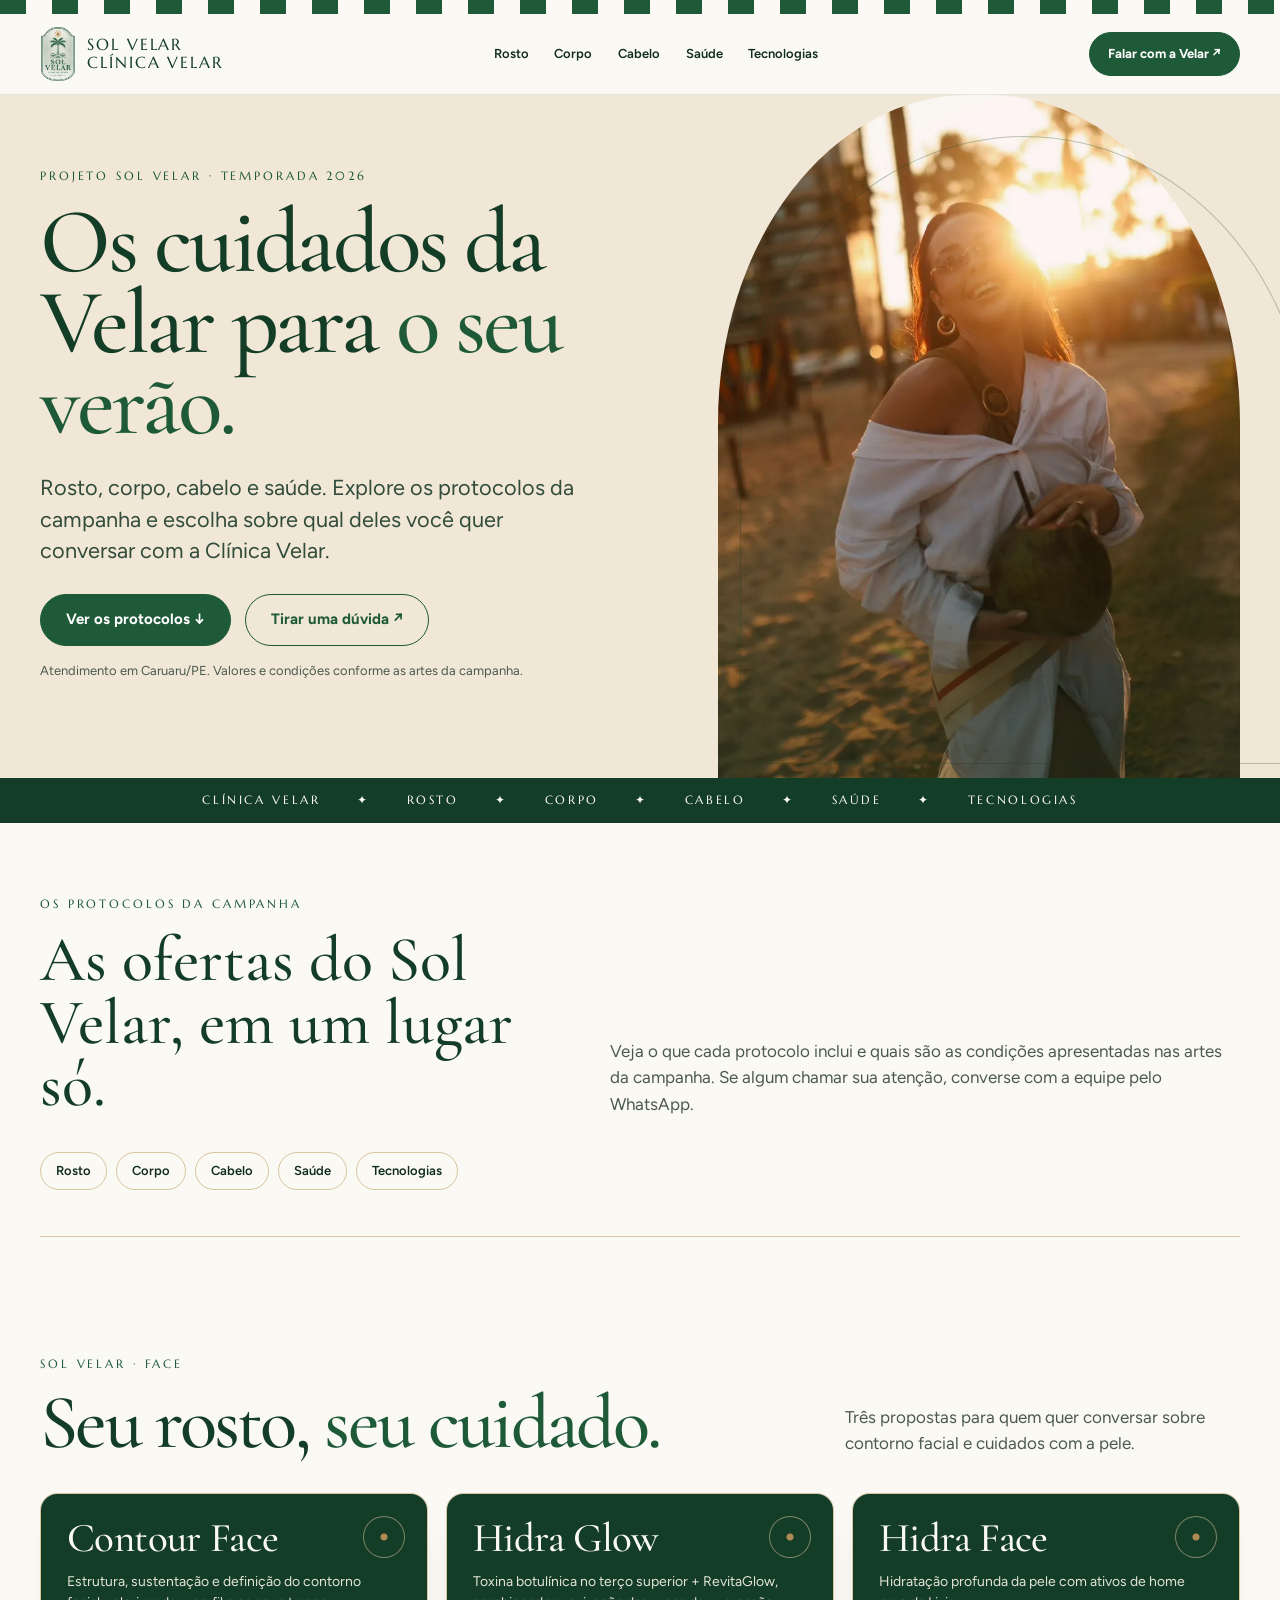
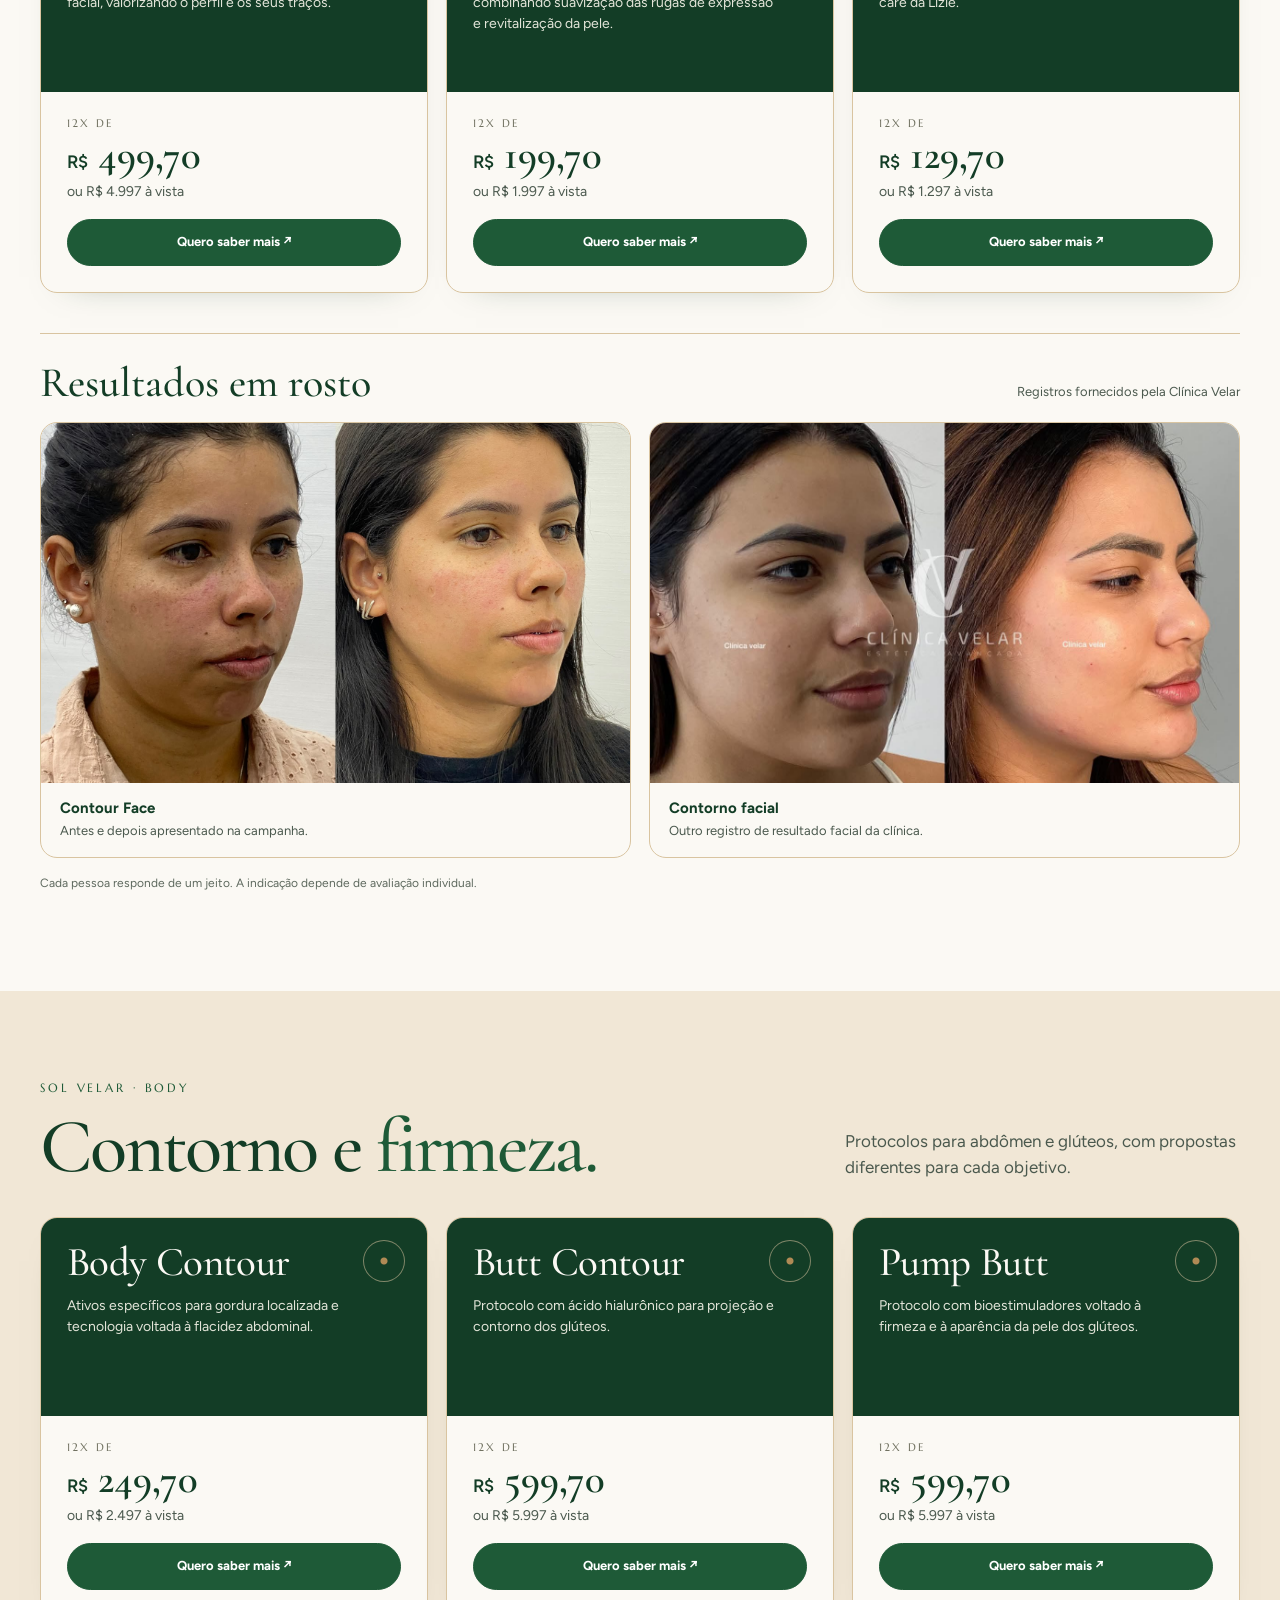
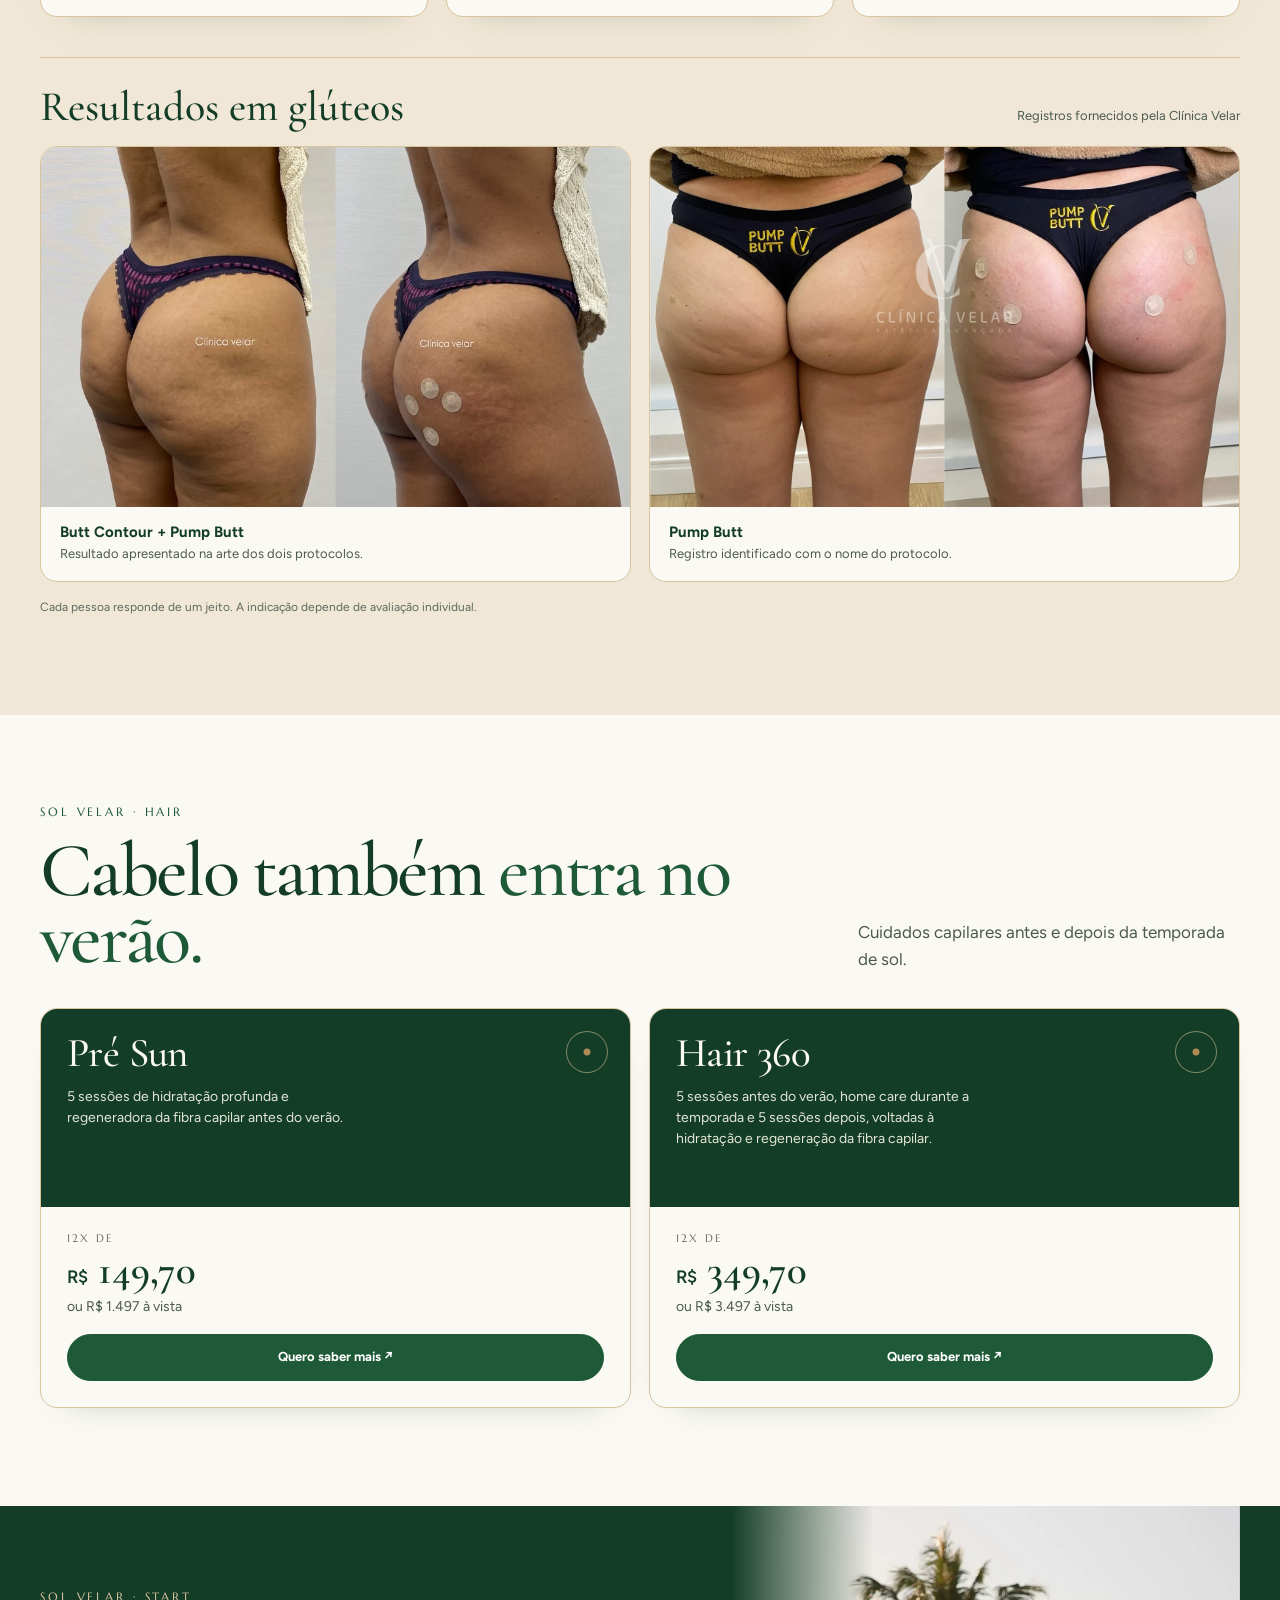
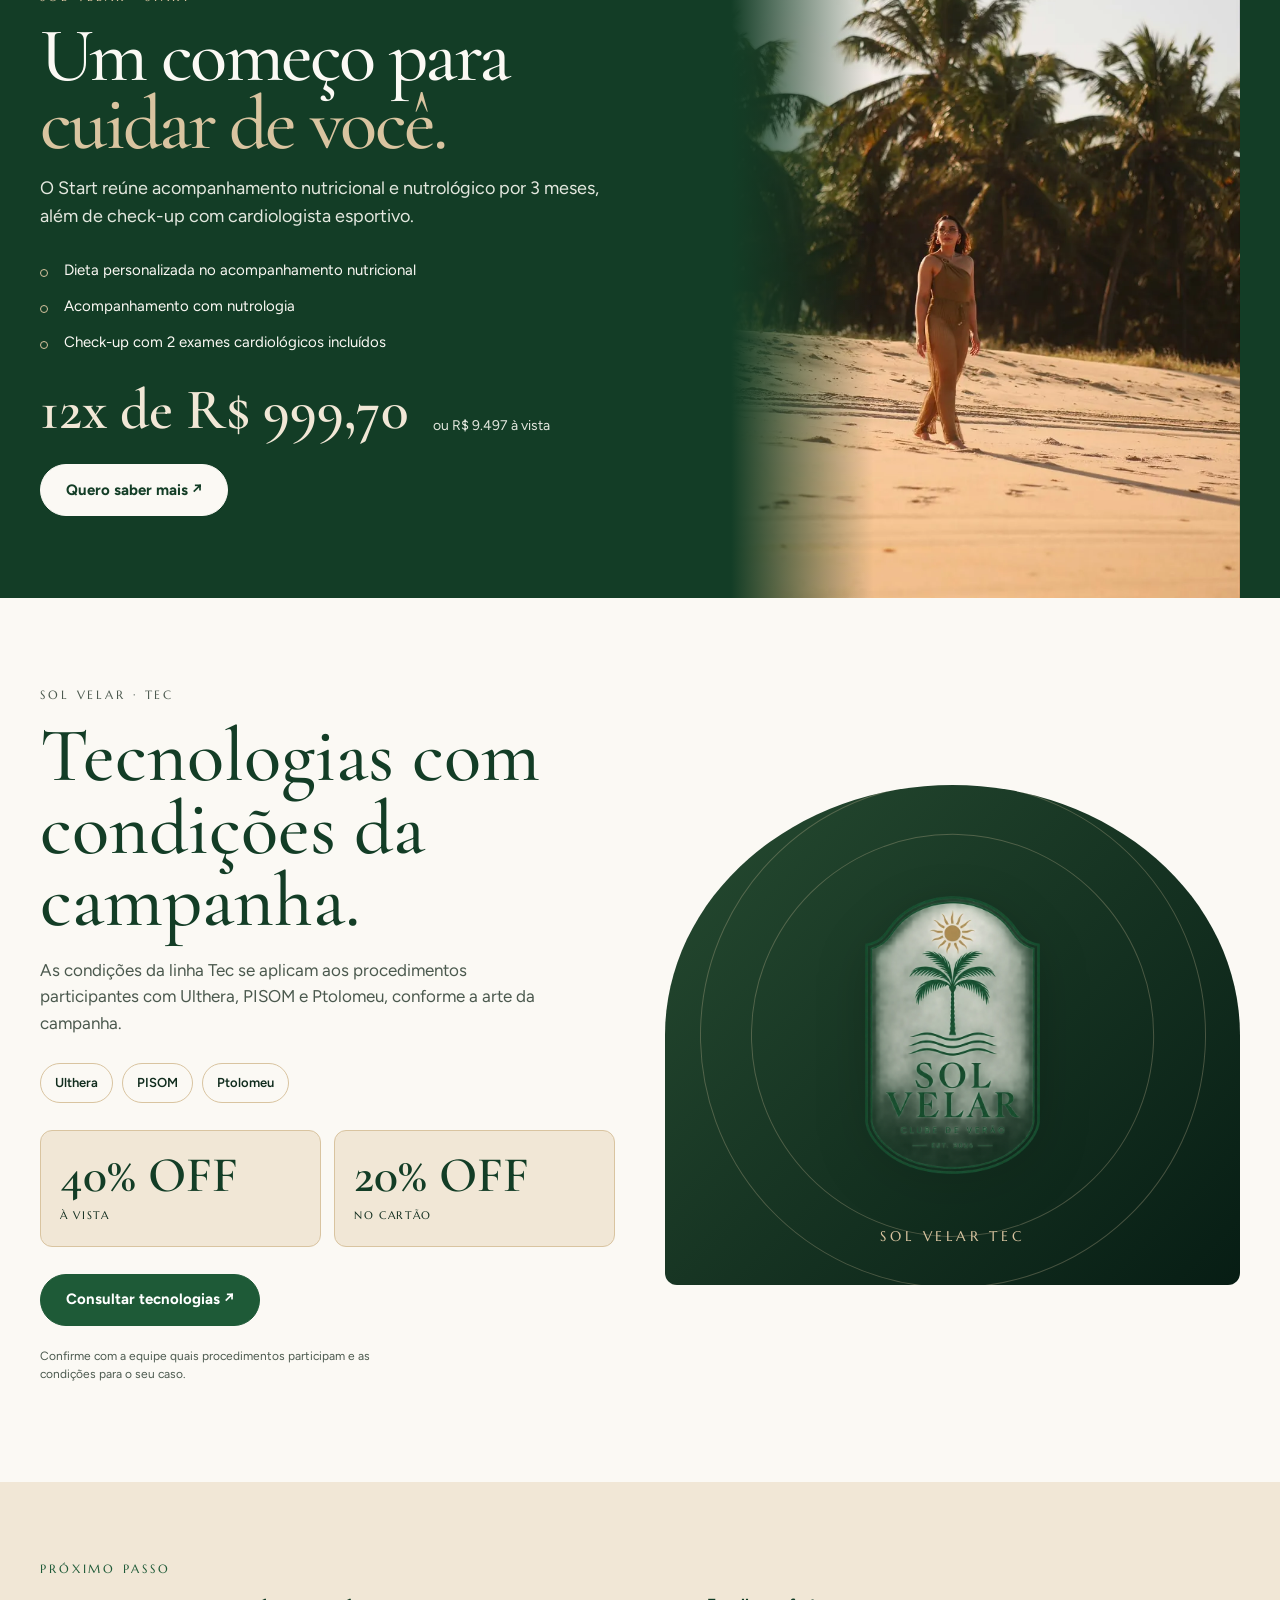
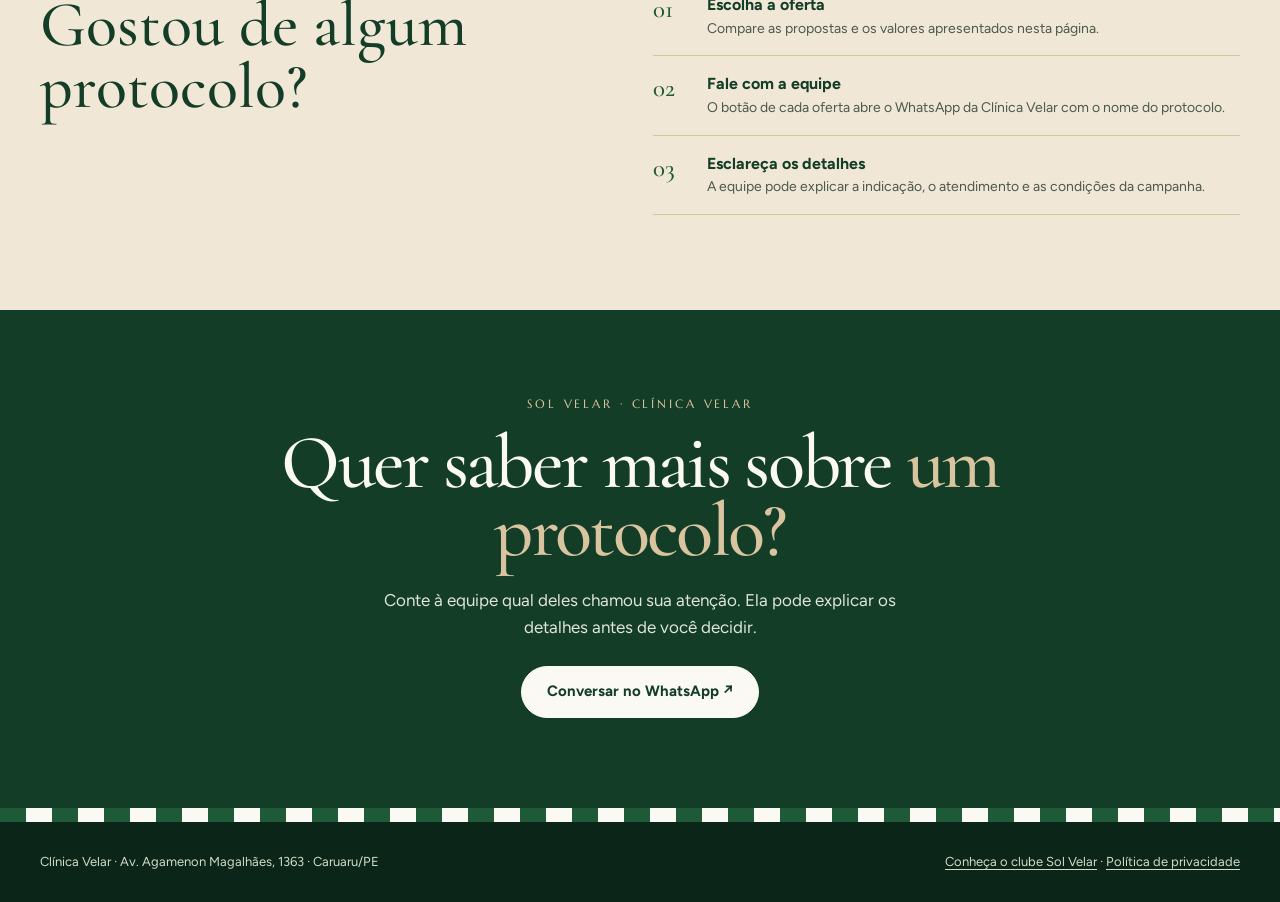
<file: projeto-sol-velar.html>
<!doctype html>
<html lang="pt-BR">
<head>
  <!-- Google Tag Manager -->
  <script>(function(w,d,s,l,i){w[l]=w[l]||[];w[l].push({'gtm.start':new Date().getTime(),event:'gtm.js'});var f=d.getElementsByTagName(s)[0],j=d.createElement(s),dl=l!='dataLayer'?'&l='+l:'';j.async=true;j.src='https://www.googletagmanager.com/gtm.js?id='+i+dl;f.parentNode.insertBefore(j,f);})(window,document,'script','dataLayer','GTM-T8855MFS');</script>
  <meta charset="utf-8">
  <meta name="viewport" content="width=device-width,initial-scale=1,viewport-fit=cover">
  <meta name="theme-color" content="#133D26">
  <title>Projeto Sol Velar: protocolos e condições | Clínica Velar</title>
  <meta name="description" content="Conheça os protocolos de rosto, corpo, cabelo, saúde e tecnologias da campanha Sol Velar. Veja as condições e fale com a Clínica Velar pelo WhatsApp.">
  <link rel="canonical" href="https://clinicavelar.com.br/projeto-sol-velar">
  <meta property="og:type" content="website">
  <meta property="og:locale" content="pt_BR">
  <meta property="og:title" content="Projeto Sol Velar | Clínica Velar">
  <meta property="og:description" content="Todos os protocolos e condições da campanha Sol Velar em um só lugar.">
  <meta property="og:url" content="https://clinicavelar.com.br/projeto-sol-velar">
  <meta property="og:image" content="https://clinicavelar.com.br/Assets/sol-velar/sol-velar-og.jpg">
  <link rel="icon" type="image/png" href="/Assets/sol-velar/sol-velar-favicon-32.png">
  <link rel="preconnect" href="https://fonts.googleapis.com">
  <link rel="preconnect" href="https://fonts.gstatic.com" crossorigin>
  <link href="https://fonts.googleapis.com/css2?family=Cormorant+Garamond:wght@500;600&family=Figtree:wght@400;500;600;700&family=Marcellus&display=swap" rel="stylesheet">
  <link rel="preload" as="image" href="/Assets/sol-velar/dra-laisy-por-do-sol-rindo.webp">
  <style>
    :root{--green:#1e5a37;--deep:#133d26;--ink:#102c1d;--cream:#fbf9f4;--sand:#f1e7d6;--straw:#d9c4a0;--gold:#b08a55;--body:#4b594e;--display:"Cormorant Garamond",Georgia,serif;--brand:Marcellus,Georgia,serif;--sans:Figtree,Arial,sans-serif}
    *,*::before,*::after{box-sizing:border-box}
    html{scroll-behavior:smooth;scroll-padding-top:90px}
    body{margin:0;background:var(--cream);color:var(--ink);font:400 17px/1.55 var(--sans);-webkit-font-smoothing:antialiased}
    img{display:block;max-width:100%}
    a{color:inherit}
    button{font:inherit}
    :focus-visible{outline:3px solid var(--gold);outline-offset:3px}
    .wrap{width:min(100% - 40px,1200px);margin-inline:auto}
    .stripes{height:14px;background:repeating-linear-gradient(90deg,var(--green) 0 26px,var(--cream) 26px 52px)}
    .header{position:sticky;top:0;z-index:20;background:rgba(251,249,244,.96);backdrop-filter:blur(14px);border-bottom:1px solid rgba(19,61,38,.11)}
    .header-inner{min-height:80px;display:flex;align-items:center;justify-content:space-between;gap:22px}
    .brand-link{display:flex;align-items:center;gap:11px;text-decoration:none;min-width:0}
    .brand-link img{width:36px;height:54px;object-fit:contain}
    .brand-link span{font:16px/1.1 var(--brand);letter-spacing:.12em;text-transform:uppercase;color:var(--deep)}
    .nav{display:flex;gap:clamp(14px,2vw,30px);align-items:center}
    .nav a{text-decoration:none;font-size:13px;font-weight:600;white-space:nowrap}
    .nav a:hover{text-decoration:underline;text-underline-offset:5px}
    .header-cta,.button{display:inline-flex;align-items:center;justify-content:center;gap:10px;min-height:52px;padding:12px 25px;border:1px solid var(--green);border-radius:999px;background:var(--green);color:#fff;text-decoration:none;font-weight:700;font-size:15px;text-align:center;transition:background .2s,transform .2s;cursor:pointer}
    .header-cta{min-height:44px;padding:9px 18px;font-size:13px;white-space:nowrap}
    .header-cta:hover,.button:hover{background:var(--deep);transform:translateY(-1px)}
    .button-outline{background:transparent;color:var(--green)}
    .button-outline:hover{color:#fff}
    .button-light{background:var(--cream);border-color:var(--cream);color:var(--deep)}
    .button-light:hover{background:var(--sand);color:var(--deep)}
    .eyebrow{margin:0 0 16px;font:12px/1.5 var(--brand);letter-spacing:.24em;text-transform:uppercase;color:var(--green)}
    .hero{background:var(--sand);overflow:hidden}
    .hero-grid{display:grid;grid-template-columns:1fr .85fr;min-height:660px;align-items:center;gap:clamp(30px,5vw,88px)}
    .hero-copy{padding:72px 0 84px;position:relative;z-index:1}
    .hero h1,.section-heading h2,.feature-copy h2,.close-copy h2{font:500 clamp(58px,7.2vw,106px)/.88 var(--display);letter-spacing:-.035em;color:var(--deep);margin:0}
    .hero h1 em,.section-heading h2 em,.feature-copy h2 em,.close-copy h2 em{font-style:normal;color:var(--green)}
    .hero h1{max-width:750px}
    .hero-lead{max-width:550px;font-size:clamp(18px,1.7vw,22px);line-height:1.45;margin:28px 0 27px;color:#324c3c}
    .hero-actions{display:flex;flex-wrap:wrap;align-items:center;gap:14px}
    .hero-note{font-size:13px;color:var(--body);margin-top:15px}
    .hero-art{height:100%;min-height:660px;position:relative;align-self:stretch}
    .hero-art::before{content:"";position:absolute;inset:8% -9% 0 0;border:1px solid rgba(19,61,38,.28);border-radius:50% 50% 0 0;transform:translate(22px,-14px);z-index:1;pointer-events:none}
    .hero-art img.photo{position:absolute;inset:0;width:100%;height:100%;object-fit:cover;object-position:50% 44%;border-radius:48% 48% 0 0}
    .hero-art video{display:none}
    .hero-art::after{content:"";position:absolute;inset:0;border-radius:48% 48% 0 0;background:linear-gradient(180deg,transparent 52%,rgba(19,61,38,.33))}
    .marquee{background:var(--deep);color:var(--cream);padding:14px 0;font:12px/1.4 var(--brand);letter-spacing:.22em;text-transform:uppercase;text-align:center}
    .marquee span{padding:0 clamp(6px,3vw,30px);white-space:nowrap}
    .intro{padding:72px 0 30px}
    .intro-grid{display:grid;grid-template-columns:.9fr 1.1fr;gap:54px;align-items:end}
    .intro h2{margin:0;font:500 clamp(39px,5vw,64px)/.98 var(--display);color:var(--deep)}
    .intro p:last-child{color:var(--body);max-width:62ch;margin:0}
    .jump{display:flex;flex-wrap:wrap;gap:9px;margin-top:35px;padding-bottom:46px;border-bottom:1px solid var(--straw)}
    .jump a{padding:8px 15px;border:1px solid var(--straw);border-radius:100px;text-decoration:none;font-size:13px;font-weight:600;transition:background .2s}
    .jump a:hover{background:var(--sand)}
    .collection{padding:88px 0 98px}
    .collection.alt{background:var(--sand)}
    .section-heading{display:flex;align-items:end;justify-content:space-between;gap:30px;margin-bottom:36px}
    .section-heading h2{font-size:clamp(54px,6vw,82px)}
    .section-heading p:last-child{max-width:395px;margin:0;color:var(--body)}
    .offer-grid{display:grid;grid-template-columns:repeat(3,minmax(0,1fr));gap:18px}
    .offer-grid.two{grid-template-columns:repeat(2,minmax(0,1fr))}
    .offer{display:flex;flex-direction:column;min-width:0;background:var(--cream);border:1px solid var(--straw);border-radius:17px;overflow:hidden;box-shadow:0 14px 34px -30px rgba(19,61,38,.5)}
    .offer-top{background:var(--deep);color:var(--cream);padding:25px 26px 23px;min-height:198px;position:relative}
    .offer-top::after{content:"";position:absolute;right:22px;top:22px;width:42px;height:42px;border:1px solid rgba(217,196,160,.55);border-radius:50%;background:radial-gradient(circle,var(--gold) 3px,transparent 4px)}
    .offer-name{font:500 clamp(34px,3.2vw,48px)/.93 var(--display);letter-spacing:-.015em;margin:0 0 14px;max-width:90%}
    .offer-top p{font-size:14px;line-height:1.5;max-width:34ch;margin:0;color:#e3e5d9}
    .offer-bottom{padding:24px 26px 26px;display:flex;flex-direction:column;flex:1;gap:16px}
    .price-label{margin:0;font:11px/1.4 var(--brand);letter-spacing:.2em;text-transform:uppercase;color:#6f705f}
    .price{font:600 clamp(35px,3.2vw,46px)/1 var(--display);color:var(--deep);margin:4px 0 0}
    .price small{font:600 18px/1 var(--sans);letter-spacing:0}
    .cash{font-size:14px;color:var(--body);margin:5px 0 0}
    .offer-actions{display:grid;grid-template-columns:1fr;gap:9px;margin-top:auto}
    .offer-actions .button{min-height:47px;padding:9px 13px;font-size:13px}
    .offer-footnote{margin:21px 0 0;font-size:12px;color:#5e695e}
    .results{margin-top:40px;border-top:1px solid var(--straw);padding-top:28px}
    .results-heading{display:flex;align-items:baseline;justify-content:space-between;gap:18px;margin-bottom:18px}
    .results-heading h3{font:500 clamp(30px,3.5vw,42px)/1 var(--display);color:var(--deep);margin:0}
    .results-heading p{font-size:13px;color:var(--body);margin:0}
    .results-grid{display:grid;grid-template-columns:repeat(2,minmax(0,1fr));gap:18px}
    .result-card{margin:0;min-width:0;background:var(--cream);border:1px solid var(--straw);border-radius:17px;overflow:hidden}
    .result-card img{width:100%;height:360px;object-fit:cover;object-position:center;display:block}
    .result-card figcaption{padding:15px 19px 17px;font-size:13px;line-height:1.45;color:var(--body)}
    .result-card figcaption strong{display:block;font-size:15px;color:var(--deep);margin-bottom:2px}
    .results-note{margin:16px 0 0;font-size:12px;color:#5e695e}
    .feature{background:var(--deep);color:var(--cream);overflow:hidden}
    .feature-grid{display:grid;grid-template-columns:1fr .82fr;min-height:600px;gap:70px;align-items:center}
    .feature-copy{padding:82px 0}
    .feature-copy .eyebrow{color:var(--straw)}
    .feature-copy h2{color:var(--cream);font-size:clamp(58px,6vw,82px)}
    .feature-copy h2 em{color:var(--straw)}
    .feature-copy>p:not(.eyebrow){max-width:580px;color:#e4e8df;font-size:18px}
    .feature-list{display:grid;gap:13px;margin:28px 0 30px;padding:0;list-style:none}
    .feature-list li{padding-left:24px;position:relative;font-size:15px}
    .feature-list li::before{content:"";position:absolute;left:0;top:.66em;width:8px;height:8px;border:1px solid var(--straw);border-radius:50%}
    .feature-price{display:flex;align-items:end;gap:25px;flex-wrap:wrap;margin:24px 0 28px}
    .feature-price strong{font:600 clamp(42px,4.5vw,65px)/.9 var(--display);color:var(--sand)}
    .feature-price span{font-size:14px;color:#e4e8df}
    .feature-image{align-self:stretch;min-height:560px;position:relative}
    .feature-image img{height:100%;width:100%;object-fit:cover;object-position:center;position:absolute;inset:0}
    .feature-image::after{content:"";position:absolute;inset:0;background:linear-gradient(90deg,var(--deep),transparent 28%)}
    .tech{background:var(--cream)}
    .tech-layout{display:grid;grid-template-columns:1fr 1fr;gap:50px;align-items:center}
    .tech h2{font:500 clamp(57px,6vw,80px)/.94 var(--display);margin:0 0 20px;color:var(--deep)}
    .tech-copy>p{max-width:48ch;color:var(--body)}
    .tech-list{display:flex;flex-wrap:wrap;gap:9px;margin:27px 0}
    .tech-list span{padding:9px 14px;border:1px solid var(--straw);border-radius:100px;font-size:13px;font-weight:600}
    .discounts{display:grid;grid-template-columns:1fr 1fr;gap:13px;margin:22px 0 27px}
    .discounts div{padding:19px;border:1px solid var(--straw);background:var(--sand);border-radius:12px}
    .discounts strong{display:block;font:600 clamp(36px,4vw,50px)/1 var(--display);color:var(--deep)}
    .discounts span{font:11px var(--brand);letter-spacing:.15em;text-transform:uppercase}
    .tech-visual{border-radius:50% 50% 12px 12px;min-height:500px;overflow:hidden;background:linear-gradient(135deg,#264b31,#071d14);position:relative;display:grid;place-items:center}
    .tech-visual::before,.tech-visual::after{content:"";position:absolute;border:1px solid rgba(217,196,160,.28);border-radius:50%;width:70%;aspect-ratio:1;transform:rotate(-20deg)}
    .tech-visual::after{width:88%;transform:rotate(25deg)}
    .tech-visual img{width:175px;height:auto;position:relative;z-index:1;filter:drop-shadow(0 16px 24px rgba(0,0,0,.28))}
    .tech-visual span{position:absolute;bottom:40px;z-index:2;color:var(--straw);font:14px var(--brand);letter-spacing:.27em;text-transform:uppercase}
    .how{background:var(--sand);padding:78px 0}
    .how-grid{display:grid;grid-template-columns:.9fr 1.1fr;gap:60px}
    .how h2{font:500 clamp(42px,5vw,64px)/.98 var(--display);margin:0;color:var(--deep)}
    .steps{display:grid;gap:0;counter-reset:step}
    .steps li{list-style:none;padding:16px 0 16px 54px;border-bottom:1px solid var(--straw);position:relative;counter-increment:step}
    .steps li::before{content:"0" counter(step);position:absolute;left:0;top:17px;font:500 25px var(--display);color:var(--green)}
    .steps strong{display:block;font-size:16px;color:var(--deep)}
    .steps span{display:block;color:var(--body);font-size:14px}
    .close{background:var(--deep);color:var(--cream);text-align:center;padding:85px 0 90px}
    .close .eyebrow{color:var(--straw)}
    .close-copy{max-width:750px;margin:auto}
    .close-copy h2{font-size:clamp(50px,6vw,78px);color:var(--cream)}
    .close-copy h2 em{color:var(--straw)}
    .close-copy>p:not(.eyebrow){margin:23px auto 26px;color:#dfe5d9;max-width:48ch}
    footer{background:#0b2618;color:#d3dbc9;padding:30px 0 calc(30px + env(safe-area-inset-bottom,0px));font-size:13px}
    .footer-inner{display:flex;gap:25px;justify-content:space-between;align-items:center;flex-wrap:wrap}
    .footer-inner p{margin:0}
    .footer-inner a{text-underline-offset:3px}
    .mobile-bar{display:none}
    @media(max-width:990px){.nav{display:none}.hero-grid{grid-template-columns:1fr .9fr}.offer-grid{grid-template-columns:repeat(2,minmax(0,1fr))}.offer-grid.two{grid-template-columns:repeat(2,minmax(0,1fr))}.feature-grid{gap:30px}}
    @media(max-width:700px){html{scroll-padding-top:65px}.wrap{width:min(100% - 32px,1200px)}.stripes{height:10px}.header-inner{min-height:62px}.brand-link img{width:27px;height:40px}.brand-link span{font-size:12px}.header-cta{font-size:12px;padding:8px 12px;min-height:39px}.hero-grid{display:flex;flex-direction:column-reverse;gap:0}.hero-art{height:370px;min-height:0;width:calc(100% + 32px);margin-inline:-16px}.hero-art img.photo,.hero-art::after{border-radius:0}.hero-art::before{display:none}.hero-copy{padding:35px 0 51px}.hero h1{font-size:clamp(54px,13vw,79px)}.hero-lead{font-size:17px;margin:20px 0 24px}.hero-actions .button{width:100%}.marquee{font-size:10px;white-space:nowrap;overflow:hidden}.marquee span{padding:0 9px}.intro{padding:60px 0 0}.intro-grid{grid-template-columns:1fr;gap:17px}.intro h2{font-size:48px}.jump{margin-top:25px;padding-bottom:33px}.collection{padding:64px 0 70px}.section-heading{display:block;margin-bottom:25px}.section-heading h2{font-size:61px}.section-heading p:last-child{margin-top:14px}.offer-grid,.offer-grid.two{grid-template-columns:1fr;gap:15px}.offer-top{min-height:0;padding:24px}.offer-name{font-size:45px}.offer-bottom{padding:21px 24px 23px}.results{margin-top:32px}.results-heading{display:block}.results-heading p{margin-top:7px}.results-grid{grid-template-columns:1fr;gap:14px}.result-card img{height:300px}.feature-grid{grid-template-columns:1fr;gap:0}.feature-copy{padding:62px 0}.feature-copy h2{font-size:65px}.feature-image{display:none}.tech-layout,.how-grid{grid-template-columns:1fr;gap:28px}.tech-visual{min-height:300px;order:-1}.tech-visual img{width:114px}.tech-visual span{bottom:20px;font-size:10px}.discounts strong{font-size:39px}.how{padding:64px 0}.how h2{font-size:50px}.close{padding:66px 0 76px}.close-copy h2{font-size:57px}.footer-inner{display:block}.footer-inner p+p{margin-top:9px}.mobile-bar{position:fixed;z-index:19;bottom:0;left:0;right:0;display:block;padding:10px 16px calc(10px + env(safe-area-inset-bottom,0px));background:rgba(251,249,244,.98);box-shadow:0 -5px 22px rgba(19,61,38,.16)}.mobile-bar .button{width:100%;min-height:48px;font-size:14px}body{padding-bottom:72px}}
    @media(max-width:700px){
      html{scroll-padding-top:24px}
      .stripes-top{position:relative;height:46px;z-index:2;background:repeating-linear-gradient(90deg,var(--green) 0 28px,var(--cream) 28px 56px)}
      .stripes-top::after{content:"";position:absolute;left:0;right:0;top:100%;height:14px;background:radial-gradient(circle at 50% 0,var(--green) 13.5px,transparent 14.5px) 0 0 / 56px 14px repeat-x,radial-gradient(circle at 50% 0,var(--cream) 13.5px,transparent 14.5px) 28px 0 / 56px 14px repeat-x;filter:drop-shadow(0 3px 2px rgba(19,61,38,.12))}
      .header{display:none}
      .hero{background:var(--cream)}
      .hero-art{width:min(100%,360px);height:auto;aspect-ratio:4/5;min-height:0;margin:32px auto 0;border-radius:999px 999px 10px 10px;overflow:hidden;box-shadow:0 25px 45px -32px rgba(19,61,38,.55)}
      .hero-art img.photo{display:none}
      .hero-art video{display:block;width:100%;height:100%;object-fit:cover}
      .hero-art::after{inset:9px;background:none;border:1px solid rgba(251,249,244,.8);border-radius:999px 999px 4px 4px;pointer-events:none}
      .hero-copy{text-align:center;padding:30px 0 48px}
      .hero h1{font-size:clamp(39px,10.5vw,52px);line-height:.98;max-width:16ch;margin-inline:auto}
      .hero-lead{font-size:16px;line-height:1.5;max-width:38ch;margin:18px auto 24px}
      .hero-actions{justify-content:center}
      .hero-note{max-width:38ch;margin:14px auto 0}
      .mobile-bar{transform:translateY(110%);transition:transform .3s ease}
      .mobile-bar.is-visible{transform:translateY(0)}
    }
    @media(prefers-reduced-motion:reduce){html{scroll-behavior:auto}*,*::before,*::after{transition-duration:.01ms!important;animation-duration:.01ms!important}}
  </style>
</head>
<body>
  <noscript><iframe src="https://www.googletagmanager.com/ns.html?id=GTM-T8855MFS" height="0" width="0" style="display:none;visibility:hidden" title=""></iframe></noscript>
  <div class="stripes stripes-top" aria-hidden="true"></div>
  <header class="header">
    <div class="wrap header-inner">
      <a class="brand-link" href="/sol-velar" aria-label="Sol Velar, voltar à página da campanha"><img src="/Assets/sol-velar/sol-velar-brasao.webp" width="480" height="762" alt=""><span>Sol Velar<br>Clínica Velar</span></a>
      <nav class="nav" aria-label="Ofertas"><a href="#rosto">Rosto</a><a href="#corpo">Corpo</a><a href="#cabelo">Cabelo</a><a href="#saude">Saúde</a><a href="#tecnologia">Tecnologias</a></nav>
      <a class="header-cta js-whatsapp" href="https://wa.me/5581981604549" data-oferta="campanha Sol Velar" data-local="cabecalho" target="_blank" rel="noopener noreferrer">Falar com a Velar ↗</a>
    </div>
  </header>
  <main>
    <section class="hero" aria-labelledby="hero-title">
      <div class="wrap hero-grid">
        <div class="hero-copy">
          <p class="eyebrow">Projeto Sol Velar · Temporada 2026</p>
          <h1 id="hero-title">Os cuidados da Velar para <em>o seu verão.</em></h1>
          <p class="hero-lead">Rosto, corpo, cabelo e saúde. Explore os protocolos da campanha e escolha sobre qual deles você quer conversar com a Clínica Velar.</p>
          <div class="hero-actions"><a class="button" href="#ofertas">Ver os protocolos ↓</a><a class="button button-outline js-whatsapp" href="https://wa.me/5581981604549" data-oferta="campanha Sol Velar" data-local="hero" target="_blank" rel="noopener noreferrer">Tirar uma dúvida ↗</a></div>
          <p class="hero-note">Atendimento em Caruaru/PE. Valores e condições conforme as artes da campanha.</p>
        </div>
        <div class="hero-art"><img class="photo" src="/Assets/sol-velar/dra-laisy-por-do-sol-rindo.webp" width="854" height="1280" alt="Dra. Laisy Velar durante o ensaio de verão na praia"><video autoplay muted loop playsinline preload="metadata" poster="/Assets/sol-velar/sol-velar-ensaio-poster.jpg" aria-label="Dra. Laisy Velar caminhando na praia no ensaio do Sol Velar"><source src="/Assets/sol-velar/sol-velar-ensaio.mp4" type="video/mp4"></video></div>
      </div>
    </section>
    <div class="marquee" aria-hidden="true"><span>Clínica Velar</span> ✦ <span>Rosto</span> ✦ <span>Corpo</span> ✦ <span>Cabelo</span> ✦ <span>Saúde</span> ✦ <span>Tecnologias</span></div>
    <section class="intro wrap" id="ofertas" aria-labelledby="intro-title">
      <div class="intro-grid"><div><p class="eyebrow">Os protocolos da campanha</p><h2 id="intro-title">As ofertas do Sol Velar, em um lugar só.</h2></div><p>Veja o que cada protocolo inclui e quais são as condições apresentadas nas artes da campanha. Se algum chamar sua atenção, converse com a equipe pelo WhatsApp.</p></div>
      <div class="jump" aria-label="Ir para uma categoria"><a href="#rosto">Rosto</a><a href="#corpo">Corpo</a><a href="#cabelo">Cabelo</a><a href="#saude">Saúde</a><a href="#tecnologia">Tecnologias</a></div>
    </section>
    <section class="collection" id="rosto" aria-labelledby="rosto-title">
      <div class="wrap"><div class="section-heading"><div><p class="eyebrow">Sol Velar · Face</p><h2 id="rosto-title">Seu rosto, <em>seu cuidado.</em></h2></div><p>Três propostas para quem quer conversar sobre contorno facial e cuidados com a pele.</p></div>
        <div class="offer-grid">
          <article class="offer"><div class="offer-top"><h3 class="offer-name">Contour Face</h3><p>Estrutura, sustentação e definição do contorno facial, valorizando o perfil e os seus traços.</p></div><div class="offer-bottom"><div><p class="price-label">12x de</p><p class="price"><small>R$</small> 499,70</p><p class="cash">ou R$ 4.997 à vista</p></div><div class="offer-actions"><a class="button js-whatsapp" href="https://wa.me/5581981604549" data-oferta="Contour Face" data-local="card-rosto" target="_blank" rel="noopener noreferrer">Quero saber mais ↗</a></div></div></article>
          <article class="offer"><div class="offer-top"><h3 class="offer-name">Hidra Glow</h3><p>Toxina botulínica no terço superior + RevitaGlow, combinando suavização das rugas de expressão e revitalização da pele.</p></div><div class="offer-bottom"><div><p class="price-label">12x de</p><p class="price"><small>R$</small> 199,70</p><p class="cash">ou R$ 1.997 à vista</p></div><div class="offer-actions"><a class="button js-whatsapp" href="https://wa.me/5581981604549" data-oferta="Hidra Glow" data-local="card-rosto" target="_blank" rel="noopener noreferrer">Quero saber mais ↗</a></div></div></article>
          <article class="offer"><div class="offer-top"><h3 class="offer-name">Hidra Face</h3><p>Hidratação profunda da pele com ativos de home care da Lizie.</p></div><div class="offer-bottom"><div><p class="price-label">12x de</p><p class="price"><small>R$</small> 129,70</p><p class="cash">ou R$ 1.297 à vista</p></div><div class="offer-actions"><a class="button js-whatsapp" href="https://wa.me/5581981604549" data-oferta="Hidra Face" data-local="card-rosto" target="_blank" rel="noopener noreferrer">Quero saber mais ↗</a></div></div></article>
        </div>
        <div class="results" aria-label="Resultados de rosto"><div class="results-heading"><h3>Resultados em rosto</h3><p>Registros fornecidos pela Clínica Velar</p></div><div class="results-grid">
          <figure class="result-card"><img src="/Assets/sol-velar/resultado-contour-face-01.jpeg" width="1600" height="1600" loading="lazy" alt="Comparativo antes e depois de uma paciente, com vista em três quartos do rosto"><figcaption><strong>Contour Face</strong>Antes e depois apresentado na campanha.</figcaption></figure>
          <figure class="result-card"><img src="/Assets/sol-velar/resultado-facial-02.jpeg" width="1280" height="1280" loading="lazy" alt="Comparativo antes e depois de uma paciente, mostrando o perfil facial"><figcaption><strong>Contorno facial</strong>Outro registro de resultado facial da clínica.</figcaption></figure>
        </div><p class="results-note">Cada pessoa responde de um jeito. A indicação depende de avaliação individual.</p></div>
      </div>
    </section>
    <section class="collection alt" id="corpo" aria-labelledby="corpo-title">
      <div class="wrap"><div class="section-heading"><div><p class="eyebrow">Sol Velar · Body</p><h2 id="corpo-title">Contorno e <em>firmeza.</em></h2></div><p>Protocolos para abdômen e glúteos, com propostas diferentes para cada objetivo.</p></div>
        <div class="offer-grid">
          <article class="offer"><div class="offer-top"><h3 class="offer-name">Body Contour</h3><p>Ativos específicos para gordura localizada e tecnologia voltada à flacidez abdominal.</p></div><div class="offer-bottom"><div><p class="price-label">12x de</p><p class="price"><small>R$</small> 249,70</p><p class="cash">ou R$ 2.497 à vista</p></div><div class="offer-actions"><a class="button js-whatsapp" href="https://wa.me/5581981604549" data-oferta="Body Contour" data-local="card-corpo" target="_blank" rel="noopener noreferrer">Quero saber mais ↗</a></div></div></article>
          <article class="offer"><div class="offer-top"><h3 class="offer-name">Butt Contour</h3><p>Protocolo com ácido hialurônico para projeção e contorno dos glúteos.</p></div><div class="offer-bottom"><div><p class="price-label">12x de</p><p class="price"><small>R$</small> 599,70</p><p class="cash">ou R$ 5.997 à vista</p></div><div class="offer-actions"><a class="button js-whatsapp" href="https://wa.me/5581981604549" data-oferta="Butt Contour" data-local="card-corpo" target="_blank" rel="noopener noreferrer">Quero saber mais ↗</a></div></div></article>
          <article class="offer"><div class="offer-top"><h3 class="offer-name">Pump Butt</h3><p>Protocolo com bioestimuladores voltado à firmeza e à aparência da pele dos glúteos.</p></div><div class="offer-bottom"><div><p class="price-label">12x de</p><p class="price"><small>R$</small> 599,70</p><p class="cash">ou R$ 5.997 à vista</p></div><div class="offer-actions"><a class="button js-whatsapp" href="https://wa.me/5581981604549" data-oferta="Pump Butt" data-local="card-corpo" target="_blank" rel="noopener noreferrer">Quero saber mais ↗</a></div></div></article>
        </div>
        <div class="results" aria-label="Resultados de glúteos"><div class="results-heading"><h3>Resultados em glúteos</h3><p>Registros fornecidos pela Clínica Velar</p></div><div class="results-grid">
          <figure class="result-card"><img src="/Assets/sol-velar/resultado-butt-contour-pump-butt.jpeg" width="900" height="1600" loading="lazy" alt="Comparativo antes e depois da região dos glúteos, visto de lado"><figcaption><strong>Butt Contour + Pump Butt</strong>Resultado apresentado na arte dos dois protocolos.</figcaption></figure>
          <figure class="result-card"><img src="/Assets/sol-velar/resultado-pump-butt.jpeg" width="1600" height="1362" loading="lazy" alt="Comparativo antes e depois da região dos glúteos, visto por trás"><figcaption><strong>Pump Butt</strong>Registro identificado com o nome do protocolo.</figcaption></figure>
        </div><p class="results-note">Cada pessoa responde de um jeito. A indicação depende de avaliação individual.</p></div>
      </div>
    </section>
    <section class="collection" id="cabelo" aria-labelledby="cabelo-title">
      <div class="wrap"><div class="section-heading"><div><p class="eyebrow">Sol Velar · Hair</p><h2 id="cabelo-title">Cabelo também <em>entra no verão.</em></h2></div><p>Cuidados capilares antes e depois da temporada de sol.</p></div>
        <div class="offer-grid two">
          <article class="offer"><div class="offer-top"><h3 class="offer-name">Pré Sun</h3><p>5 sessões de hidratação profunda e regeneradora da fibra capilar antes do verão.</p></div><div class="offer-bottom"><div><p class="price-label">12x de</p><p class="price"><small>R$</small> 149,70</p><p class="cash">ou R$ 1.497 à vista</p></div><div class="offer-actions"><a class="button js-whatsapp" href="https://wa.me/5581981604549" data-oferta="Pré Sun" data-local="card-cabelo" target="_blank" rel="noopener noreferrer">Quero saber mais ↗</a></div></div></article>
          <article class="offer"><div class="offer-top"><h3 class="offer-name">Hair 360</h3><p>5 sessões antes do verão, home care durante a temporada e 5 sessões depois, voltadas à hidratação e regeneração da fibra capilar.</p></div><div class="offer-bottom"><div><p class="price-label">12x de</p><p class="price"><small>R$</small> 349,70</p><p class="cash">ou R$ 3.497 à vista</p></div><div class="offer-actions"><a class="button js-whatsapp" href="https://wa.me/5581981604549" data-oferta="Hair 360" data-local="card-cabelo" target="_blank" rel="noopener noreferrer">Quero saber mais ↗</a></div></div></article>
        </div>
      </div>
    </section>
    <section class="feature" id="saude" aria-labelledby="saude-title"><div class="wrap feature-grid"><div class="feature-copy"><p class="eyebrow">Sol Velar · Start</p><h2 id="saude-title">Um começo para <em>cuidar de você.</em></h2><p>O Start reúne acompanhamento nutricional e nutrológico por 3 meses, além de check-up com cardiologista esportivo.</p><ul class="feature-list"><li>Dieta personalizada no acompanhamento nutricional</li><li>Acompanhamento com nutrologia</li><li>Check-up com 2 exames cardiológicos incluídos</li></ul><div class="feature-price"><strong>12x de R$ 999,70</strong><span>ou R$ 9.497 à vista</span></div><div class="hero-actions"><a class="button button-light js-whatsapp" href="https://wa.me/5581981604549" data-oferta="Start" data-local="secao-saude" target="_blank" rel="noopener noreferrer">Quero saber mais ↗</a></div></div><div class="feature-image"><img src="/Assets/sol-velar/dra-laisy-praia-caminhando.webp" width="854" height="1280" alt="Ensaio da campanha Sol Velar na praia"></div></div></section>
    <section class="collection tech" id="tecnologia" aria-labelledby="tech-title"><div class="wrap tech-layout"><div class="tech-copy"><p class="eyebrow">Sol Velar · Tec</p><h2 id="tech-title">Tecnologias com condições da campanha.</h2><p>As condições da linha Tec se aplicam aos procedimentos participantes com Ulthera, PISOM e Ptolomeu, conforme a arte da campanha.</p><div class="tech-list"><span>Ulthera</span><span>PISOM</span><span>Ptolomeu</span></div><div class="discounts"><div><strong>40% OFF</strong><span>À vista</span></div><div><strong>20% OFF</strong><span>No cartão</span></div></div><div class="hero-actions"><a class="button js-whatsapp" href="https://wa.me/5581981604549" data-oferta="Sol Velar Tec" data-local="secao-tecnologia" target="_blank" rel="noopener noreferrer">Consultar tecnologias ↗</a></div><p class="offer-footnote">Confirme com a equipe quais procedimentos participam e as condições para o seu caso.</p></div><div class="tech-visual" aria-hidden="true"><img src="/Assets/sol-velar/sol-velar-brasao.webp" width="480" height="762" loading="lazy" alt=""><span>Sol Velar Tec</span></div></div></section>
    <section class="how" aria-labelledby="how-title"><div class="wrap how-grid"><div><p class="eyebrow">Próximo passo</p><h2 id="how-title">Gostou de algum protocolo?</h2></div><ol class="steps"><li><strong>Escolha a oferta</strong><span>Compare as propostas e os valores apresentados nesta página.</span></li><li><strong>Fale com a equipe</strong><span>O botão de cada oferta abre o WhatsApp da Clínica Velar com o nome do protocolo.</span></li><li><strong>Esclareça os detalhes</strong><span>A equipe pode explicar a indicação, o atendimento e as condições da campanha.</span></li></ol></div></section>
    <section class="close" aria-labelledby="close-title"><div class="wrap close-copy"><p class="eyebrow">Sol Velar · Clínica Velar</p><h2 id="close-title">Quer saber mais sobre <em>um protocolo?</em></h2><p>Conte à equipe qual deles chamou sua atenção. Ela pode explicar os detalhes antes de você decidir.</p><a class="button button-light js-whatsapp" href="https://wa.me/5581981604549" data-oferta="campanha Sol Velar" data-local="rodape" target="_blank" rel="noopener noreferrer">Conversar no WhatsApp ↗</a></div></section>
  </main>
  <div class="stripes" aria-hidden="true"></div>
  <footer><div class="wrap footer-inner"><p>Clínica Velar · Av. Agamenon Magalhães, 1363 · Caruaru/PE</p><p><a href="/sol-velar">Conheça o clube Sol Velar</a> · <a href="/politica-de-privacidade.html">Política de privacidade</a></p></div></footer>
  <div class="mobile-bar"><a class="button js-whatsapp" href="https://wa.me/5581981604549" data-oferta="campanha Sol Velar" data-local="barra-mobile" target="_blank" rel="noopener noreferrer">Falar com a Velar ↗</a></div>
  <script>
    (function(){
      var phone='5581981604549';
      document.querySelectorAll('.js-whatsapp').forEach(function(link){
        var offer=link.dataset.oferta||'campanha Sol Velar';
        var message='Olá! Vi o Projeto Sol Velar e quero saber mais sobre '+offer+'.';
        link.href='https://wa.me/'+phone+'?text='+encodeURIComponent(message);
        link.addEventListener('click',function(){
          window.dataLayer=window.dataLayer||[];
          window.dataLayer.push({event:'projeto_sol_velar_contato',oferta:offer,cta_local:link.dataset.local||'pagina'});
        });
      });
      var mobileBar=document.querySelector('.mobile-bar');
      if('IntersectionObserver' in window){
        new IntersectionObserver(function(entries){mobileBar.classList.toggle('is-visible',!entries[0].isIntersecting)}).observe(document.querySelector('.hero'));
      } else {
        mobileBar.classList.add('is-visible');
      }
    })();
  </script>
</body>
</html>
</file>
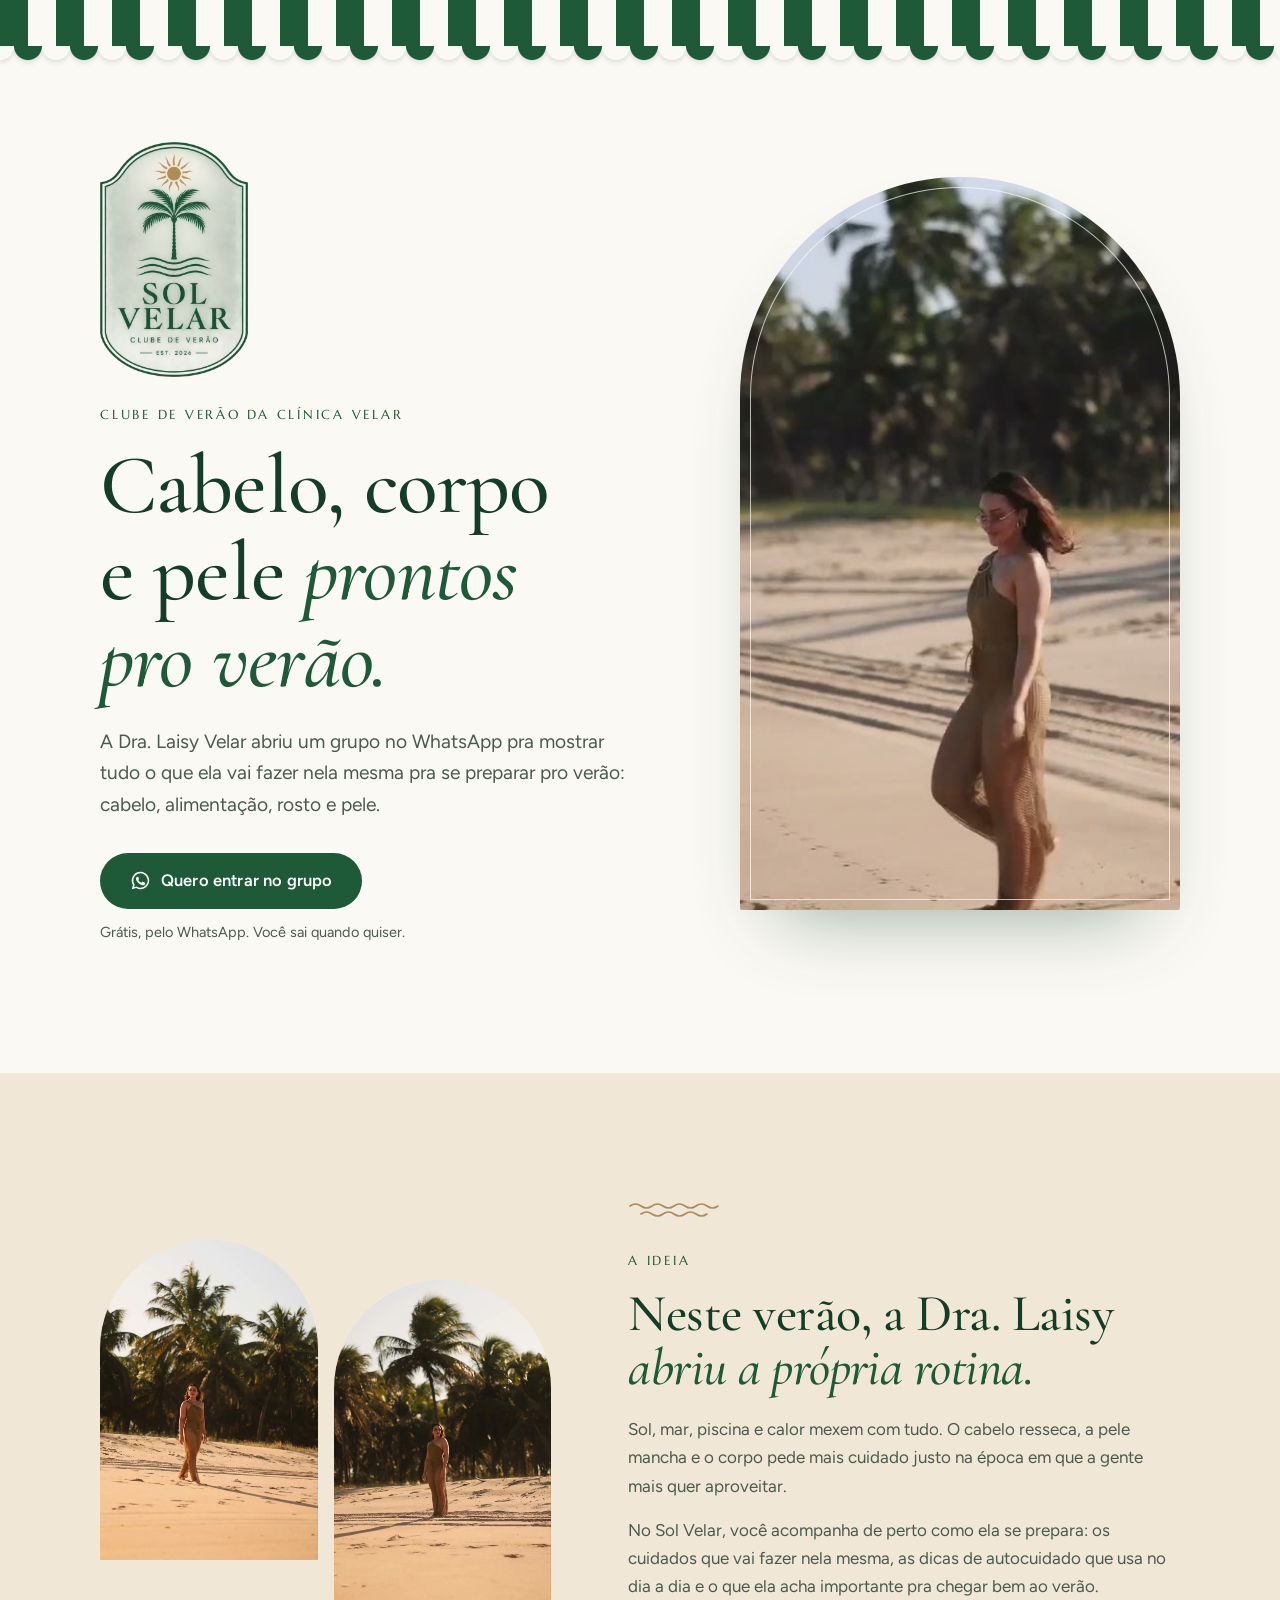
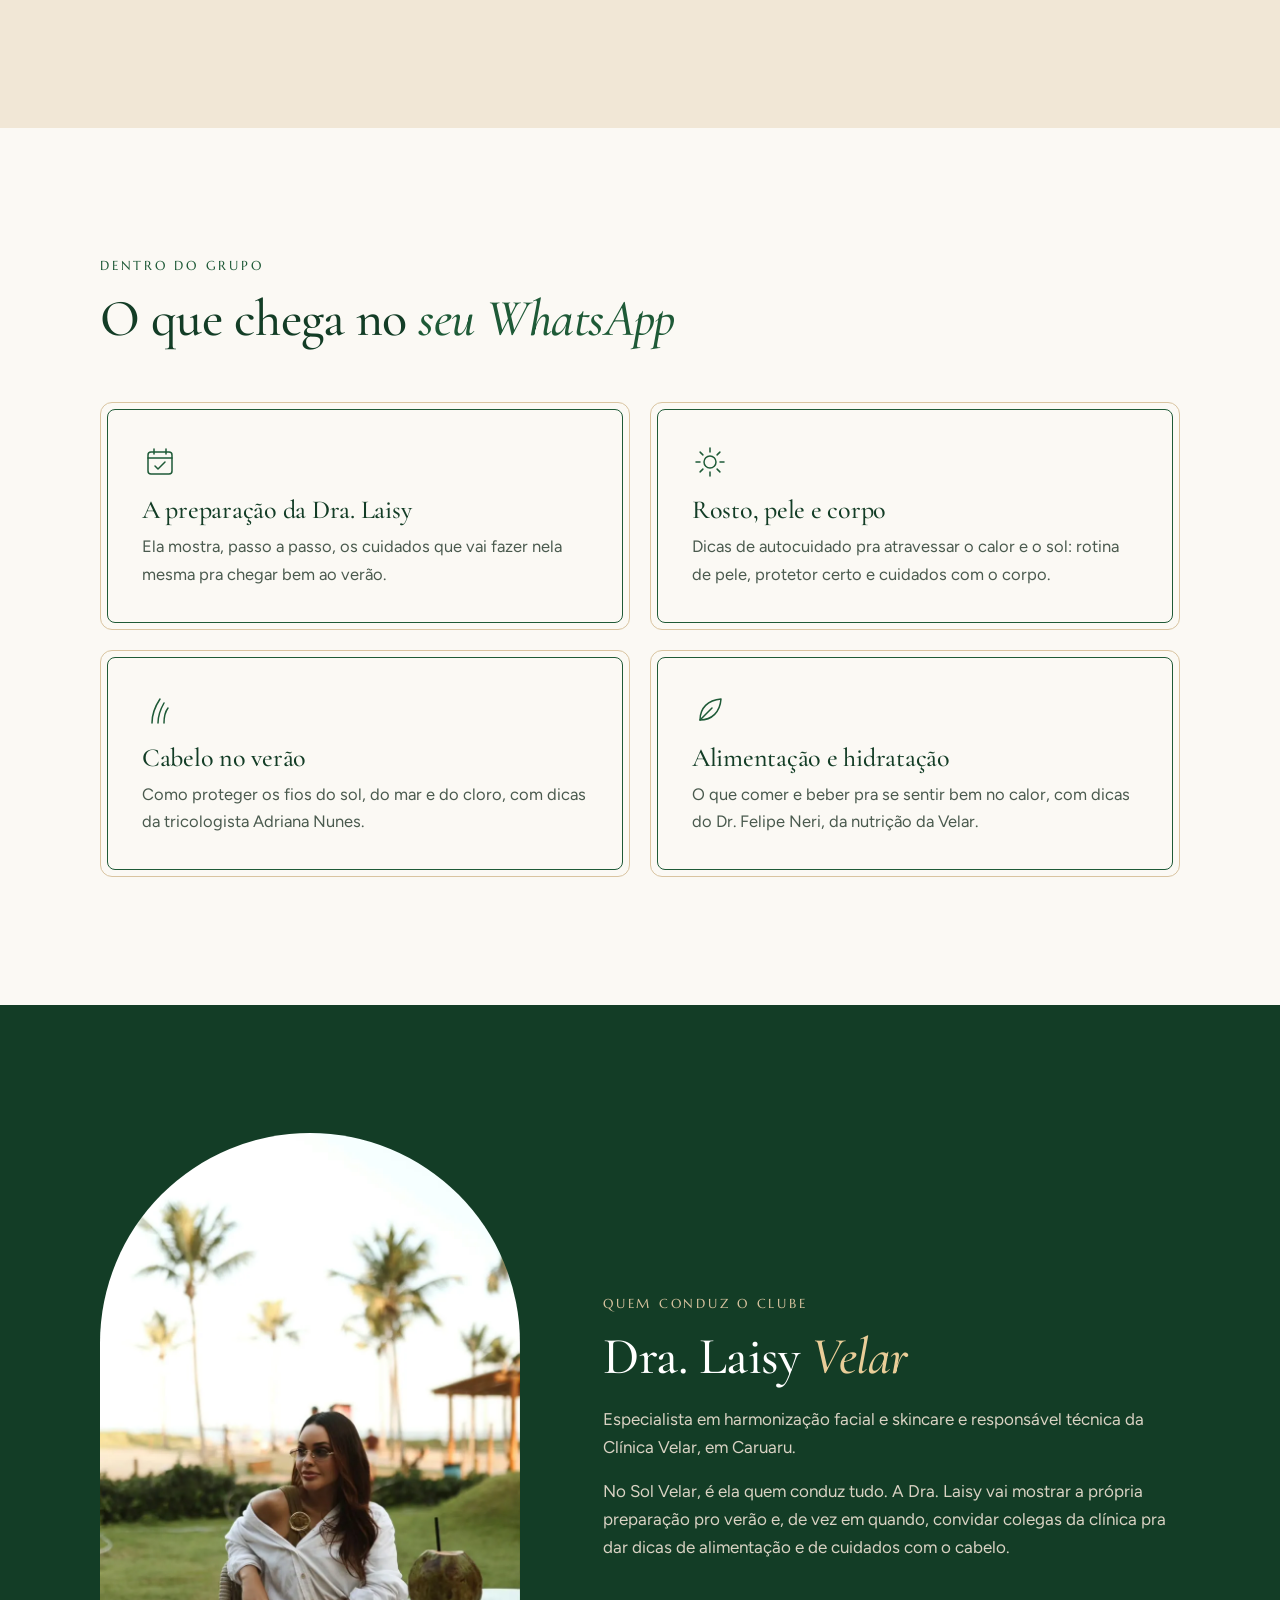
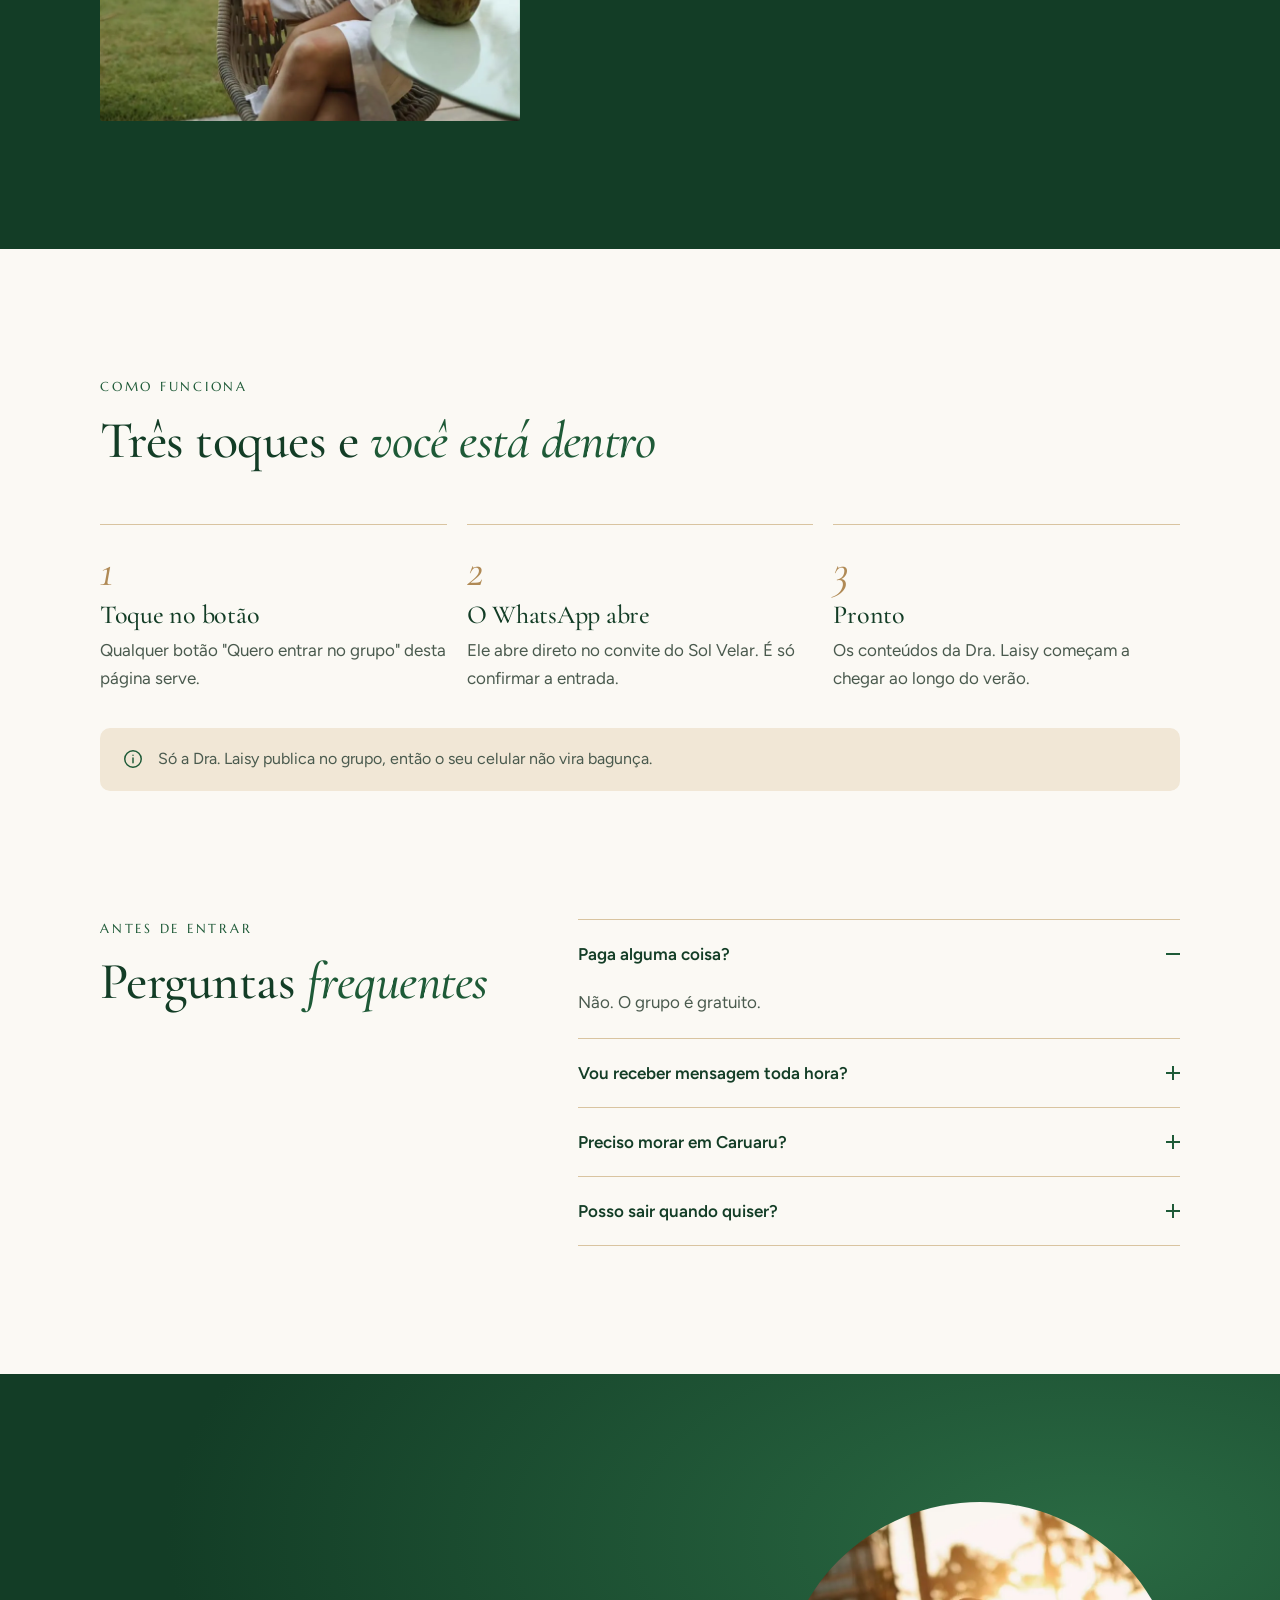
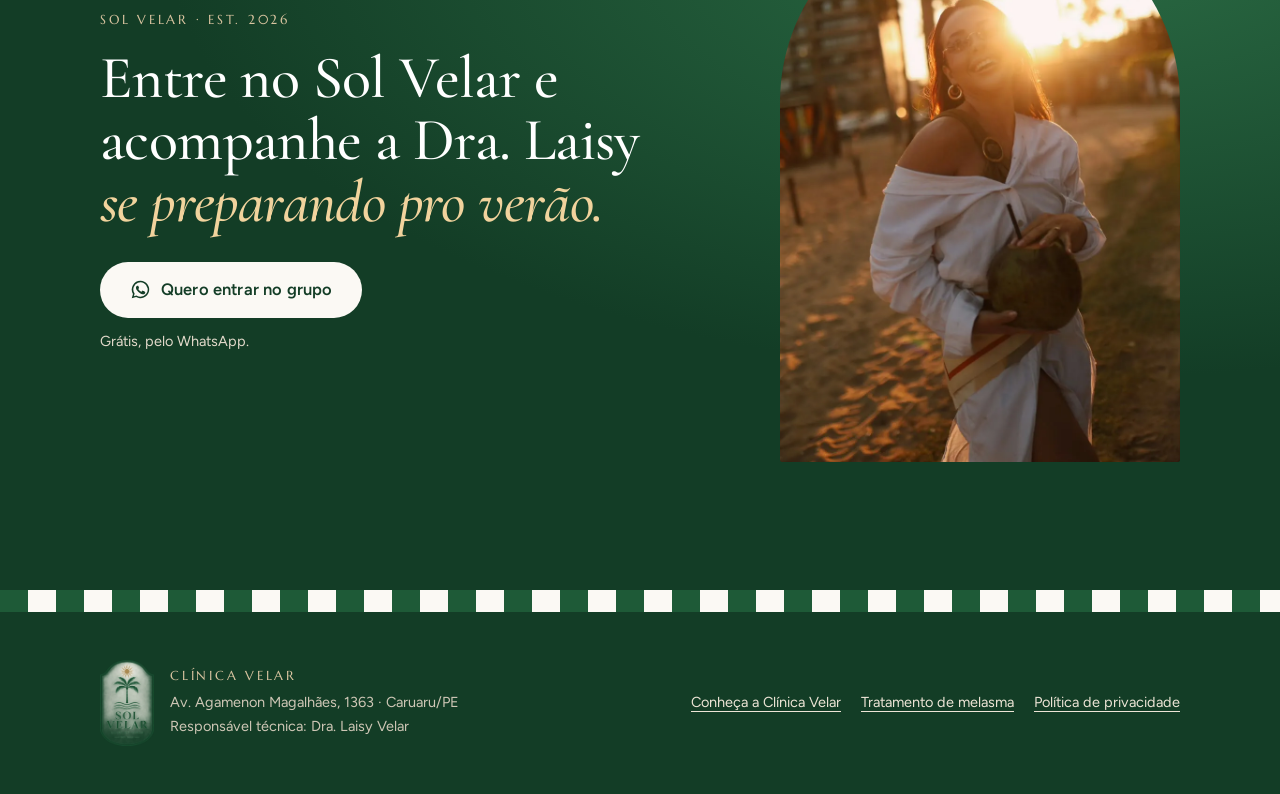
<file: sol-velar.html>
<!DOCTYPE html>
<html lang="pt-BR">
<head>
  <!-- Google Tag Manager -->
  <script>(function(w,d,s,l,i){w[l]=w[l]||[];w[l].push({'gtm.start':
  new Date().getTime(),event:'gtm.js'});var f=d.getElementsByTagName(s)[0],
  j=d.createElement(s),dl=l!='dataLayer'?'&l='+l:'';j.async=true;j.src=
  'https://www.googletagmanager.com/gtm.js?id='+i+dl;f.parentNode.insertBefore(j,f);
  })(window,document,'script','dataLayer','GTM-T8855MFS');</script>
  <!-- End Google Tag Manager -->
  <meta charset="UTF-8">
  <meta name="viewport" content="width=device-width, initial-scale=1.0, viewport-fit=cover">
  <meta name="theme-color" content="#1E5A37">
  <link rel="icon" type="image/png" sizes="32x32" href="/Assets/sol-velar/sol-velar-favicon-32.png">
  <link rel="icon" type="image/png" sizes="192x192" href="/Assets/sol-velar/sol-velar-favicon.png">
  <link rel="apple-touch-icon" href="/Assets/sol-velar/sol-velar-apple-touch.png">

  <!-- SEO -->
  <title>Sol Velar: cabelo, corpo e pele prontos pro verão | Clínica Velar</title>
  <meta name="description" content="Grupo gratuito no WhatsApp em que a Dra. Laisy Velar mostra como ela mesma prepara cabelo, corpo e pele pro verão, com dicas de autocuidado e alimentação.">
  <link rel="canonical" href="https://clinicavelar.com.br/sol-velar">
  <meta property="og:title" content="Sol Velar: o clube de verão da Clínica Velar">
  <meta property="og:description" content="Acompanhe no WhatsApp como a Dra. Laisy Velar prepara cabelo, corpo e pele pro verão.">
  <meta property="og:image" content="https://clinicavelar.com.br/Assets/sol-velar/sol-velar-og.jpg">
  <meta property="og:image:width" content="1200">
  <meta property="og:image:height" content="630">
  <meta property="og:type" content="website">
  <meta property="og:url" content="https://clinicavelar.com.br/sol-velar">
  <meta property="og:locale" content="pt_BR">
  <meta name="twitter:card" content="summary_large_image">

  <link rel="preconnect" href="https://fonts.googleapis.com">
  <link rel="preconnect" href="https://fonts.gstatic.com" crossorigin>
  <link href="https://fonts.googleapis.com/css2?family=Cormorant+Garamond:ital,wght@0,500;0,600;1,500&family=Figtree:wght@400;500;600&family=Marcellus&display=swap" rel="stylesheet">
  <link rel="preload" as="image" href="/Assets/sol-velar/sol-velar-brasao.webp">

  <script type="application/ld+json">
  {
    "@context": "https://schema.org",
    "@type": "WebPage",
    "name": "Sol Velar: o clube de verão da Clínica Velar",
    "url": "https://clinicavelar.com.br/sol-velar",
    "inLanguage": "pt-BR",
    "description": "Grupo gratuito no WhatsApp em que a Dra. Laisy Velar mostra os cuidados que faz nela mesma pra preparar cabelo, corpo e pele pro verão.",
    "author": { "@type": "Person", "name": "Dra. Laisy Velar", "jobTitle": "Especialista em Harmonização Facial e Skincare" },
    "publisher": {
      "@type": "MedicalClinic",
      "name": "Clínica Velar",
      "url": "https://clinicavelar.com.br/",
      "address": {
        "@type": "PostalAddress",
        "streetAddress": "Av. Agamenon Magalhães, 1363",
        "addressLocality": "Caruaru",
        "addressRegion": "PE",
        "addressCountry": "BR"
      }
    }
  }
  </script>
  <script type="application/ld+json">
  {
    "@context": "https://schema.org",
    "@type": "FAQPage",
    "mainEntity": [
      { "@type": "Question", "name": "Paga alguma coisa pra entrar no Sol Velar?", "acceptedAnswer": { "@type": "Answer", "text": "Não. O grupo é gratuito." } },
      { "@type": "Question", "name": "Vou receber mensagem toda hora?", "acceptedAnswer": { "@type": "Answer", "text": "Não. Só a Dra. Laisy publica no grupo, e os conteúdos saem em dias certos da semana." } },
      { "@type": "Question", "name": "Preciso morar em Caruaru?", "acceptedAnswer": { "@type": "Answer", "text": "Pra acompanhar os conteúdos, não. A Clínica Velar fica em Caruaru/PE, na Av. Agamenon Magalhães, 1363." } },
      { "@type": "Question", "name": "Posso sair do grupo quando quiser?", "acceptedAnswer": { "@type": "Answer", "text": "Pode. É só sair do grupo no WhatsApp." } }
    ]
  }
  </script>

  <style>
    :root {
      --verde-cabana: #1E5A37;
      --verde-mata: #133D26;
      --branco-toalha: #FBF9F4;
      --areia: #F1E7D6;
      --palha: #D9C4A0;
      --ouro: #B08A55;
      --sol: #E39A4C;
      --tinta: #1B2A20;
      --tinta-2: #4A5A4E;

      --f-display: "Cormorant Garamond", Georgia, "Times New Roman", serif;
      --f-marca: "Marcellus", "Cormorant Garamond", Georgia, serif;
      --f-texto: "Figtree", "Segoe UI", system-ui, -apple-system, sans-serif;

      --fs-h1: clamp(44px, 7.4vw, 84px);
      --fs-h2: clamp(32px, 4.6vw, 52px);
      --fs-h3: clamp(22px, 2.2vw, 26px);
      --fs-body: clamp(17px, 1.3vw, 18px);

      --container: 1160px;
      --gutter: clamp(20px, 4vw, 40px);
      --sec-y: clamp(72px, 10vw, 128px);
      --ease: cubic-bezier(0.22, 1, 0.36, 1);
      --stripe: 28px;
    }

    *, *::before, *::after { box-sizing: border-box; }
    html { -webkit-font-smoothing: antialiased; -moz-osx-font-smoothing: grayscale; scroll-behavior: smooth; }
    body {
      margin: 0;
      background: var(--branco-toalha);
      color: var(--tinta);
      font-family: var(--f-texto);
      font-size: var(--fs-body);
      line-height: 1.65;
    }
    img, video { max-width: 100%; display: block; }
    a { color: inherit; }
    :focus-visible { outline: 3px solid var(--ouro); outline-offset: 3px; }

    .container { width: 100%; max-width: var(--container); margin: 0 auto; padding-inline: var(--gutter); }

    .eyebrow {
      font-family: var(--f-marca);
      text-transform: uppercase;
      letter-spacing: 0.22em;
      font-size: 12.5px;
      color: var(--verde-cabana);
      margin: 0 0 16px;
    }
    h1, h2, h3 {
      font-family: var(--f-display);
      font-weight: 500;
      color: var(--verde-mata);
      line-height: 1.04;
      letter-spacing: -0.01em;
      text-wrap: balance;
      margin: 0;
    }
    h1 em, h2 em { font-style: italic; color: var(--verde-cabana); }
    h2 { font-size: var(--fs-h2); margin-bottom: 20px; }
    h3 { font-size: var(--fs-h3); }
    p { margin: 0; }
    .lead { color: var(--tinta-2); max-width: 54ch; }

    /* ---------- Toldo de cabana (assinatura) ---------- */
    .toldo {
      position: relative;
      height: 46px;
      background: repeating-linear-gradient(90deg, var(--verde-cabana) 0 var(--stripe), var(--branco-toalha) var(--stripe) calc(var(--stripe) * 2));
    }
    .toldo::after {
      content: "";
      position: absolute;
      left: 0; right: 0; top: 100%;
      height: 14px;
      background:
        radial-gradient(circle at 50% 0, var(--verde-cabana) 13.5px, transparent 14.5px) 0 0 / calc(var(--stripe) * 2) 14px repeat-x,
        radial-gradient(circle at 50% 0, var(--branco-toalha) 13.5px, transparent 14.5px) var(--stripe) 0 / calc(var(--stripe) * 2) 14px repeat-x;
      filter: drop-shadow(0 3px 2px rgba(19, 61, 38, 0.12));
    }
    .toldo-pe { height: 22px; background: repeating-linear-gradient(90deg, var(--verde-cabana) 0 var(--stripe), var(--branco-toalha) var(--stripe) calc(var(--stripe) * 2)); }

    /* ---------- Botões ---------- */
    .btn {
      display: inline-flex; align-items: center; justify-content: center; gap: 10px;
      min-height: 56px; padding: 0 30px;
      border-radius: 999px;
      font-family: var(--f-texto); font-weight: 600; font-size: 16.5px; letter-spacing: 0.01em;
      text-decoration: none; cursor: pointer; border: 0;
      transition: background-color 0.25s var(--ease), transform 0.25s var(--ease);
    }
    .btn svg { width: 21px; height: 21px; flex: none; }
    .btn-verde { background: var(--verde-cabana); color: #fff; }
    .btn-verde:hover { background: var(--verde-mata); }
    .btn-claro { background: var(--branco-toalha); color: var(--verde-mata); }
    .btn-claro:hover { background: var(--areia); }
    .btn:active { transform: scale(0.98); }
    .micro { font-size: 14.5px; color: var(--tinta-2); margin-top: 12px; }

    /* ---------- Hero ---------- */
    .hero { padding-block: clamp(56px, 8vw, 96px) var(--sec-y); }
    .hero-grid {
      display: grid;
      grid-template-columns: minmax(0, 1.05fr) minmax(0, 0.95fr);
      gap: clamp(40px, 6vw, 88px);
      align-items: center;
    }
    .hero-brasao { width: clamp(112px, 12vw, 148px); height: auto; margin-bottom: 28px; }
    .hero h1 { font-size: var(--fs-h1); margin-bottom: 22px; }
    .hero .lead { font-size: clamp(17px, 1.5vw, 20px); margin-bottom: 32px; }
    .arco {
      position: relative;
      border-radius: 999px 999px 10px 10px;
      overflow: hidden;
      background: var(--areia);
    }
    .hero-video { aspect-ratio: 9 / 15; width: min(100%, 440px); margin-left: auto; box-shadow: 0 40px 80px -40px rgba(19, 61, 38, 0.45); }
    .hero-video video, .hero-video img { width: 100%; height: 100%; object-fit: cover; }
    .hero-video::after {
      content: ""; position: absolute; inset: 10px;
      border: 1px solid rgba(251, 249, 244, 0.7);
      border-radius: 999px 999px 4px 4px;
      pointer-events: none;
    }

    /* ---------- A ideia ---------- */
    .ideia { background: var(--areia); padding-block: var(--sec-y); }
    .ideia-grid {
      display: grid;
      grid-template-columns: minmax(0, 0.9fr) minmax(0, 1.1fr);
      gap: clamp(40px, 6vw, 88px);
      align-items: center;
    }
    .ideia-fotos { display: grid; grid-template-columns: 1fr 1fr; gap: 16px; align-items: end; }
    .ideia-fotos .arco { aspect-ratio: 3 / 4.4; }
    .ideia-fotos .arco:last-child { transform: translateY(40px); }
    .ideia-fotos img { width: 100%; height: 100%; object-fit: cover; }
    .ondas { width: 92px; height: 18px; color: var(--ouro); margin-bottom: 24px; }
    .ideia .lead + .lead { margin-top: 16px; }

    /* ---------- O que você recebe ---------- */
    .recebe { padding-block: var(--sec-y); }
    .sec-head { max-width: 640px; margin-bottom: clamp(36px, 5vw, 56px); }
    .cards { display: grid; grid-template-columns: repeat(2, minmax(0, 1fr)); gap: 20px; }
    .card {
      background: var(--branco-toalha);
      border: 1px solid var(--palha);
      border-radius: 12px;
      padding: 6px;
    }
    .card-in {
      height: 100%;
      border: 1px solid var(--verde-cabana);
      border-radius: 8px;
      padding: clamp(24px, 3vw, 34px);
      display: grid; gap: 10px; align-content: start;
    }
    .card .ico { width: 36px; height: 36px; color: var(--verde-cabana); margin-bottom: 6px; }
    .card p { color: var(--tinta-2); font-size: 16.5px; }

    /* ---------- Quem conduz ---------- */
    .quem { background: var(--verde-mata); color: #EDE5D6; padding-block: var(--sec-y); }
    .quem-grid {
      display: grid;
      grid-template-columns: minmax(0, 0.85fr) minmax(0, 1.15fr);
      gap: clamp(40px, 6vw, 96px);
      align-items: center;
    }
    .quem .arco { aspect-ratio: 3 / 4.2; max-width: 420px; background: #0f311e; }
    .quem .arco img { width: 100%; height: 100%; object-fit: cover; }
    .quem .eyebrow { color: var(--palha); }
    .quem h2 { color: #fff; }
    .quem h2 em { color: #E9CD98; }
    .quem .lead { color: #D9D2C3; }
    .quem .lead + .lead { margin-top: 16px; }

    /* ---------- Como funciona ---------- */
    .como { padding-block: var(--sec-y); }
    .passos { display: grid; grid-template-columns: repeat(3, minmax(0, 1fr)); gap: 20px; list-style: none; padding: 0; margin: 0; counter-reset: passo; }
    .passos li {
      counter-increment: passo;
      border-top: 1px solid var(--palha);
      padding-top: 22px;
      display: grid; gap: 8px; align-content: start;
    }
    .passos li::before {
      content: counter(passo);
      font-family: var(--f-display); font-style: italic; font-size: 46px; line-height: 1;
      color: var(--ouro);
    }
    .passos p { color: var(--tinta-2); }
    .nota {
      margin-top: 36px; padding: 18px 22px;
      background: var(--areia); border-radius: 10px;
      color: var(--tinta-2); font-size: 16px;
      display: flex; gap: 14px; align-items: flex-start;
    }
    .nota svg { width: 22px; height: 22px; flex: none; color: var(--verde-cabana); margin-top: 2px; }

    /* ---------- FAQ ---------- */
    .faq { padding-block: 0 var(--sec-y); }
    .faq-grid { display: grid; grid-template-columns: minmax(0, 0.8fr) minmax(0, 1.2fr); gap: clamp(32px, 6vw, 88px); }
    .faq details { border-top: 1px solid var(--palha); }
    .faq details:last-child { border-bottom: 1px solid var(--palha); }
    .faq summary {
      list-style: none; cursor: pointer;
      display: flex; justify-content: space-between; align-items: center; gap: 16px;
      padding: 20px 0;
      font-weight: 600; color: var(--verde-mata); font-size: 17px;
    }
    .faq summary::-webkit-details-marker { display: none; }
    .faq summary .mais { position: relative; width: 14px; height: 14px; flex: none; }
    .faq summary .mais::before, .faq summary .mais::after {
      content: ""; position: absolute; left: 0; top: 6px; width: 14px; height: 2px; background: var(--verde-cabana);
      transition: transform 0.3s var(--ease);
    }
    .faq summary .mais::after { transform: rotate(90deg); }
    .faq details[open] summary .mais::after { transform: rotate(0deg); }
    .faq details p { padding: 0 0 22px; color: var(--tinta-2); max-width: 60ch; }

    /* ---------- CTA final ---------- */
    .final {
      color: #fff; padding-block: var(--sec-y);
      background: radial-gradient(120% 90% at 85% 20%, #2A6A43 0%, var(--verde-mata) 60%);
    }
    .final-grid {
      display: grid;
      grid-template-columns: minmax(0, 1.1fr) minmax(0, 0.9fr);
      gap: clamp(40px, 6vw, 96px);
      align-items: center;
    }
    .final .arco { aspect-ratio: 3 / 4.2; width: min(100%, 400px); margin-left: auto; background: #0f311e; }
    .final .arco img { width: 100%; height: 100%; object-fit: cover; }
    .final-in { max-width: 620px; }
    .final .eyebrow { color: var(--palha); }
    .final h2 { color: #fff; font-size: clamp(36px, 5.2vw, 60px); margin-bottom: 28px; }
    .final h2 em { color: #F1D39D; }
    .final .micro { color: #E3DACB; }

    /* ---------- Rodapé ---------- */
    footer { background: var(--verde-mata); color: #CFC7B6; padding-block: 48px calc(48px + env(safe-area-inset-bottom, 0px)); font-size: 14.5px; }
    .rodape { display: flex; flex-wrap: wrap; gap: 28px; justify-content: space-between; align-items: center; }
    .rodape-marca { display: flex; align-items: center; gap: 16px; }
    .rodape-marca img { width: 54px; height: auto; }
    .rodape-marca .eyebrow { color: var(--palha); margin: 0 0 4px; }
    .rodape nav { display: flex; flex-wrap: wrap; gap: 20px; }
    .rodape nav a { color: #EDE5D6; text-underline-offset: 4px; }

    /* ---------- Barra fixa (mobile) ---------- */
    .barra {
      position: fixed; left: 0; right: 0; bottom: 0; z-index: 50;
      padding: 12px 16px calc(12px + env(safe-area-inset-bottom, 0px));
      background: rgba(251, 249, 244, 0.94);
      backdrop-filter: blur(10px); -webkit-backdrop-filter: blur(10px);
      border-top: 1px solid var(--palha);
      transform: translateY(110%);
      transition: transform 0.4s var(--ease);
      display: none;
    }
    .barra .btn { width: 100%; min-height: 52px; }
    .barra.is-visivel { transform: translateY(0); }

    /* ---------- Entrada suave ---------- */
    .js .revela { opacity: 0; transform: translateY(14px); transition: opacity 0.7s var(--ease), transform 0.7s var(--ease); }
    .js .revela.is-in { opacity: 1; transform: none; }

    /* ---------- Responsivo ---------- */
    @media (max-width: 900px) {
      .hero-grid, .ideia-grid, .quem-grid, .faq-grid { grid-template-columns: minmax(0, 1fr); }
      .hero-video { margin: 0 auto; width: min(100%, 380px); }
      .ideia-fotos { order: 2; }
      .quem .arco { margin: 0 auto; width: 100%; max-width: 360px; }
      .final-grid { grid-template-columns: minmax(0, 1fr); }
      .final .arco { order: -1; margin: 0 auto; max-width: 340px; }

      /* Mobile: vídeo abre a página e tudo fica centralizado */
      .hero { padding-top: 32px; }
      .hero-brasao { display: none; }
      .hero-video { order: -1; aspect-ratio: 4 / 5; width: min(100%, 360px); }
      .hero-grid, .ideia-grid > div, .sec-head, .quem-grid > div, .final-in, .faq-grid > div:first-child { text-align: center; }
      .sec-head, .final-in { margin-inline: auto; }
      .lead { margin-inline: auto; }
      .ondas { display: block; margin-inline: auto; }
      .card-in { justify-items: center; text-align: center; }
      .passos li { justify-items: center; text-align: center; }
      .nota { justify-content: center; text-align: left; }
    }
    @media (max-width: 640px) {
      .cards, .passos { grid-template-columns: minmax(0, 1fr); }
      .hero .btn, .final .btn { width: 100%; }
      .barra { display: block; }
      body { padding-bottom: 84px; }
      .ideia-fotos .arco:last-child { transform: translateY(24px); }
      .rodape, .rodape-marca { flex-direction: column; align-items: center; text-align: center; }
      .rodape nav { justify-content: center; }
    }
    @media (prefers-reduced-motion: reduce) {
      html { scroll-behavior: auto; }
      .js .revela { opacity: 1; transform: none; transition: none; }
      .barra { transition: none; }
    }
  </style>
</head>
<body>
  <!-- Google Tag Manager (noscript) -->
  <noscript><iframe src="https://www.googletagmanager.com/ns.html?id=GTM-T8855MFS"
  height="0" width="0" style="display:none;visibility:hidden"></iframe></noscript>
  <!-- End Google Tag Manager (noscript) -->
  <script>document.documentElement.classList.add('js');</script>

  <svg width="0" height="0" style="position:absolute" aria-hidden="true" focusable="false">
    <symbol id="i-wa" viewBox="0 0 24 24"><path fill="currentColor" d="M12 2a10 10 0 0 0-8.6 15.1L2 22l5-1.3A10 10 0 1 0 12 2zm0 18.2a8.2 8.2 0 0 1-4.2-1.2l-.3-.2-3 .8.8-2.9-.2-.3A8.2 8.2 0 1 1 12 20.2zm4.5-6.1c-.2-.1-1.5-.7-1.7-.8-.2-.1-.4-.1-.6.1l-.8 1c-.1.2-.3.2-.5.1a6.7 6.7 0 0 1-3.3-2.9c-.2-.4.2-.4.7-1.3.1-.2 0-.3 0-.4l-.8-1.8c-.2-.5-.4-.4-.6-.4h-.5a1 1 0 0 0-.7.3 3 3 0 0 0-.9 2.2 5.2 5.2 0 0 0 1.1 2.7 11.8 11.8 0 0 0 4.5 4c1.7.7 2.3.8 3.2.6.5-.1 1.5-.6 1.7-1.2.2-.6.2-1.1.2-1.2-.1-.1-.3-.2-.5-.3z"/></symbol>
    <symbol id="i-ondas" viewBox="0 0 92 18"><g fill="none" stroke="currentColor" stroke-width="1.6" stroke-linecap="round"><path d="M2 5q5.5-4 11 0t11 0 11 0 11 0 11 0 11 0 11 0 11 0"/><path d="M13 13q5.5-4 11 0t11 0 11 0 11 0 11 0 11 0"/></g></symbol>
  </svg>

  <div class="toldo" role="presentation"></div>

  <main>
    <!-- Hero -->
    <section class="hero" aria-labelledby="titulo">
      <div class="container hero-grid">
        <div>
          <img class="hero-brasao" src="/Assets/sol-velar/sol-velar-brasao.webp" width="480" height="762" alt="Brasão Sol Velar, Clube de Verão, Est. 2026">
          <p class="eyebrow">Clube de verão da Clínica Velar</p>
          <h1 id="titulo">Cabelo, corpo e pele <em>prontos pro verão.</em></h1>
          <p class="lead">A Dra. Laisy Velar abriu um grupo no WhatsApp pra mostrar tudo o que ela vai fazer nela mesma pra se preparar pro verão: cabelo, alimentação, rosto e pele.</p>
          <a class="btn btn-verde js-grupo" href="https://chat.whatsapp.com/HT565FcSoz26t7k0Jh8Y7x" target="_blank" rel="noopener" data-local="hero">
            <svg aria-hidden="true"><use href="#i-wa"/></svg>Quero entrar no grupo
          </a>
          <p class="micro">Grátis, pelo WhatsApp. Você sai quando quiser.</p>
        </div>
        <div class="arco hero-video">
          <video autoplay muted loop playsinline preload="metadata" poster="/Assets/sol-velar/sol-velar-ensaio-poster.jpg" aria-label="Dra. Laisy Velar caminhando na praia no ensaio do Sol Velar">
            <source src="/Assets/sol-velar/sol-velar-ensaio.mp4" type="video/mp4">
          </video>
        </div>
      </div>
    </section>

    <!-- A ideia -->
    <section class="ideia" aria-labelledby="t-ideia">
      <div class="container ideia-grid">
        <div class="ideia-fotos revela">
          <div class="arco"><img src="/Assets/sol-velar/dra-laisy-praia-caminhando.webp" width="854" height="1280" loading="lazy" alt="Dra. Laisy Velar caminhando na areia entre coqueiros"></div>
          <div class="arco"><img src="/Assets/sol-velar/dra-laisy-praia-parada.webp" width="854" height="1280" loading="lazy" alt="Dra. Laisy Velar de pé na praia no fim de tarde"></div>
        </div>
        <div class="revela">
          <svg class="ondas" aria-hidden="true"><use href="#i-ondas"/></svg>
          <p class="eyebrow">A ideia</p>
          <h2 id="t-ideia">Neste verão, a Dra. Laisy <em>abriu a própria rotina.</em></h2>
          <p class="lead">Sol, mar, piscina e calor mexem com tudo. O cabelo resseca, a pele mancha e o corpo pede mais cuidado justo na época em que a gente mais quer aproveitar.</p>
          <p class="lead">No Sol Velar, você acompanha de perto como ela se prepara: os cuidados que vai fazer nela mesma, as dicas de autocuidado que usa no dia a dia e o que ela acha importante pra chegar bem ao verão.</p>
        </div>
      </div>
    </section>

    <!-- O que você recebe -->
    <section class="recebe" aria-labelledby="t-recebe">
      <div class="container">
        <div class="sec-head revela">
          <p class="eyebrow">Dentro do grupo</p>
          <h2 id="t-recebe">O que chega no <em>seu WhatsApp</em></h2>
        </div>
        <div class="cards">
          <article class="card revela"><div class="card-in">
            <svg class="ico" viewBox="0 0 36 36" fill="none" stroke="currentColor" stroke-width="1.5" stroke-linecap="round" stroke-linejoin="round" aria-hidden="true"><rect x="6" y="8" width="24" height="22" rx="3"/><path d="M6 14h24M12 5v5M24 5v5"/><path d="M13 22l3 3 7-7"/></svg>
            <h3>A preparação da Dra. Laisy</h3>
            <p>Ela mostra, passo a passo, os cuidados que vai fazer nela mesma pra chegar bem ao verão.</p>
          </div></article>
          <article class="card revela"><div class="card-in">
            <svg class="ico" viewBox="0 0 36 36" fill="none" stroke="currentColor" stroke-width="1.5" stroke-linecap="round" aria-hidden="true"><circle cx="18" cy="18" r="6"/><path d="M18 4v4M18 28v4M4 18h4M28 18h4M8.1 8.1l2.8 2.8M25.1 25.1l2.8 2.8M8.1 27.9l2.8-2.8M25.1 10.9l2.8-2.8"/></svg>
            <h3>Rosto, pele e corpo</h3>
            <p>Dicas de autocuidado pra atravessar o calor e o sol: rotina de pele, protetor certo e cuidados com o corpo.</p>
          </div></article>
          <article class="card revela"><div class="card-in">
            <svg class="ico" viewBox="0 0 36 36" fill="none" stroke="currentColor" stroke-width="1.5" stroke-linecap="round" stroke-linejoin="round" aria-hidden="true"><path d="M10 31c0-9 2-15 8-24"/><path d="M16 31c0-8 2-13 6-20"/><path d="M22 31c0-7 1-11 4-15"/></svg>
            <h3>Cabelo no verão</h3>
            <p>Como proteger os fios do sol, do mar e do cloro, com dicas da tricologista Adriana Nunes.</p>
          </div></article>
          <article class="card revela"><div class="card-in">
            <svg class="ico" viewBox="0 0 36 36" fill="none" stroke="currentColor" stroke-width="1.5" stroke-linecap="round" stroke-linejoin="round" aria-hidden="true"><path d="M8 28C8 16 16 8 29 7c-1 13-9 21-21 21z"/><path d="M8 28l12-12"/></svg>
            <h3>Alimentação e hidratação</h3>
            <p>O que comer e beber pra se sentir bem no calor, com dicas do Dr. Felipe Neri, da nutrição da Velar.</p>
          </div></article>
        </div>
      </div>
    </section>

    <!-- Quem conduz -->
    <section class="quem" aria-labelledby="t-quem">
      <div class="container quem-grid">
        <div class="arco revela"><img src="/Assets/sol-velar/dra-laisy-sentada-coco.webp" width="854" height="1280" loading="lazy" alt="Dra. Laisy Velar sentada à beira-mar com um coco na mesa"></div>
        <div class="revela">
          <p class="eyebrow">Quem conduz o clube</p>
          <h2 id="t-quem">Dra. Laisy <em>Velar</em></h2>
          <p class="lead">Especialista em harmonização facial e skincare e responsável técnica da Clínica Velar, em Caruaru.</p>
          <p class="lead">No Sol Velar, é ela quem conduz tudo. A Dra. Laisy vai mostrar a própria preparação pro verão e, de vez em quando, convidar colegas da clínica pra dar dicas de alimentação e de cuidados com o cabelo.</p>
        </div>
      </div>
    </section>

    <!-- Como funciona -->
    <section class="como" aria-labelledby="t-como">
      <div class="container">
        <div class="sec-head revela">
          <p class="eyebrow">Como funciona</p>
          <h2 id="t-como">Três toques e <em>você está dentro</em></h2>
        </div>
        <ol class="passos">
          <li class="revela"><h3>Toque no botão</h3><p>Qualquer botão "Quero entrar no grupo" desta página serve.</p></li>
          <li class="revela"><h3>O WhatsApp abre</h3><p>Ele abre direto no convite do Sol Velar. É só confirmar a entrada.</p></li>
          <li class="revela"><h3>Pronto</h3><p>Os conteúdos da Dra. Laisy começam a chegar ao longo do verão.</p></li>
        </ol>
        <p class="nota revela">
          <svg viewBox="0 0 24 24" fill="none" stroke="currentColor" stroke-width="1.6" stroke-linecap="round" aria-hidden="true"><circle cx="12" cy="12" r="9"/><path d="M12 11v5M12 8h.01"/></svg>
          <span>Só a Dra. Laisy publica no grupo, então o seu celular não vira bagunça.</span>
        </p>
      </div>
    </section>

    <!-- FAQ -->
    <section class="faq" aria-labelledby="t-faq">
      <div class="container faq-grid">
        <div class="revela">
          <p class="eyebrow">Antes de entrar</p>
          <h2 id="t-faq">Perguntas <em>frequentes</em></h2>
        </div>
        <div class="revela">
          <details open>
            <summary>Paga alguma coisa?<span class="mais" aria-hidden="true"></span></summary>
            <p>Não. O grupo é gratuito.</p>
          </details>
          <details>
            <summary>Vou receber mensagem toda hora?<span class="mais" aria-hidden="true"></span></summary>
            <p>Não. Só a Dra. Laisy publica, e os conteúdos saem em dias certos da semana.</p>
          </details>
          <details>
            <summary>Preciso morar em Caruaru?<span class="mais" aria-hidden="true"></span></summary>
            <p>Pra acompanhar os conteúdos, não. A clínica fica em Caruaru/PE, na Av. Agamenon Magalhães, 1363.</p>
          </details>
          <details>
            <summary>Posso sair quando quiser?<span class="mais" aria-hidden="true"></span></summary>
            <p>Pode. É só sair do grupo no WhatsApp.</p>
          </details>
        </div>
      </div>
    </section>

    <!-- CTA final -->
    <section class="final" aria-labelledby="t-final">
      <div class="container final-grid">
        <div class="final-in revela">
          <p class="eyebrow">Sol Velar · Est. 2026</p>
          <h2 id="t-final">Entre no Sol Velar e acompanhe a Dra. Laisy <em>se preparando pro verão.</em></h2>
          <a class="btn btn-claro js-grupo" href="https://chat.whatsapp.com/HT565FcSoz26t7k0Jh8Y7x" target="_blank" rel="noopener" data-local="final">
            <svg aria-hidden="true"><use href="#i-wa"/></svg>Quero entrar no grupo
          </a>
          <p class="micro">Grátis, pelo WhatsApp.</p>
        </div>
        <div class="arco revela"><img src="/Assets/sol-velar/dra-laisy-por-do-sol-rindo.webp" width="854" height="1280" loading="lazy" alt="Dra. Laisy Velar sorrindo com um coco na mão no pôr do sol"></div>
      </div>
    </section>
  </main>

  <div class="toldo-pe" role="presentation"></div>
  <footer>
    <div class="container rodape">
      <div class="rodape-marca">
        <img src="/Assets/sol-velar/sol-velar-brasao.webp" width="480" height="762" loading="lazy" alt="">
        <div>
          <p class="eyebrow">Clínica Velar</p>
          <p>Av. Agamenon Magalhães, 1363 · Caruaru/PE</p>
          <p>Responsável técnica: Dra. Laisy Velar</p>
        </div>
      </div>
      <nav aria-label="Links do rodapé">
        <a href="/">Conheça a Clínica Velar</a>
        <a href="/tratamento-de-melasma.html">Tratamento de melasma</a>
        <a href="/politica-de-privacidade.html">Política de privacidade</a>
      </nav>
    </div>
  </footer>

  <div class="barra" id="barra" aria-hidden="true">
    <a class="btn btn-verde js-grupo" href="https://chat.whatsapp.com/HT565FcSoz26t7k0Jh8Y7x" target="_blank" rel="noopener" data-local="barra" tabindex="-1">
      <svg aria-hidden="true"><use href="#i-wa"/></svg>Entrar no grupo do Sol Velar
    </a>
  </div>

  <script>
    (function () {
      // Clique em qualquer botão do grupo: registra a conversão antes de abrir o WhatsApp.
      // O link abre em nova aba, então os eventos têm tempo de sair sem atrasar a pessoa.
      var params = new URLSearchParams(window.location.search);
      var utm = {};
      ['utm_source', 'utm_medium', 'utm_campaign', 'utm_content', 'utm_term'].forEach(function (k) {
        if (params.get(k)) utm[k] = params.get(k);
      });

      document.querySelectorAll('.js-grupo').forEach(function (link) {
        link.addEventListener('click', function () {
          var local = link.getAttribute('data-local');
          window.dataLayer = window.dataLayer || [];
          window.dataLayer.push(Object.assign({ event: 'sol_velar_entrar_grupo', cta_local: local }, utm));
          if (typeof window.fbq === 'function') {
            window.fbq('track', 'Lead', { content_name: 'sol-velar-grupo', content_category: local });
          }
          if (typeof window.gtag === 'function') {
            window.gtag('event', 'generate_lead', Object.assign({ method: 'whatsapp_grupo', event_label: 'sol-velar-' + local }, utm));
          }
        });
      });

      // Barra fixa aparece depois que o botão do hero sai da tela.
      var barra = document.getElementById('barra');
      var heroBtn = document.querySelector('.hero .js-grupo');
      var barraLink = barra.querySelector('a');
      if ('IntersectionObserver' in window && heroBtn) {
        new IntersectionObserver(function (entries) {
          var mostrar = !entries[0].isIntersecting && entries[0].boundingClientRect.top < 0;
          barra.classList.toggle('is-visivel', mostrar);
          barra.setAttribute('aria-hidden', mostrar ? 'false' : 'true');
          barraLink.tabIndex = mostrar ? 0 : -1;
        }).observe(heroBtn);
      }

      // Entrada suave dos blocos (fica tudo visível se o observer não existir).
      var itens = document.querySelectorAll('.revela');
      if (!('IntersectionObserver' in window)) {
        itens.forEach(function (el) { el.classList.add('is-in'); });
        return;
      }
      var io = new IntersectionObserver(function (entries) {
        entries.forEach(function (e) {
          if (e.isIntersecting) { e.target.classList.add('is-in'); io.unobserve(e.target); }
        });
      }, { rootMargin: '0px 0px -8% 0px' });
      itens.forEach(function (el) { io.observe(el); });
    })();
  </script>
</body>
</html>
</file>
<file: tokens.css>
/* ============================================================
   Clínica Velar — Design Tokens
   Direção: minimalismo premium · branco gelo / cinza / preto
   Uso: importar este arquivo e consumir via var(--velar-*)
   ============================================================ */

:root {
  /* Cores */
  --velar-black: #0E0E10;   /* texto forte, CTA principal, âncoras, footer */
  --velar-ink:   #26282B;   /* títulos, texto sobre claro */
  --velar-gray:  #8A8E93;   /* texto secundário, legendas, labels */
  --velar-line:  #E2E4E6;   /* bordas, divisórias */
  --velar-mist:  #EEF0F1;   /* fundos de seção alternados */
  --velar-ice:   #F5F6F7;   /* fundo base */
  --velar-white: #FFFFFF;   /* cards, hero, respiro */

  /* Tipografia */
  --velar-font-display: 'Inter', 'Neue Montreal', system-ui, sans-serif;
  --velar-font-body:    'Inter', system-ui, sans-serif;

  /* Escala tipográfica (desktop) */
  --fs-h1: 60px;  --lh-h1: 1.02;  --fw-h1: 300;
  --fs-h2: 38px;  --lh-h2: 1.08;  --fw-h2: 300;
  --fs-h3: 21px;  --lh-h3: 1.3;   --fw-h3: 500;
  --fs-body: 17px; --lh-body: 1.7; --fw-body: 400;
  --fs-label: 12px; --tracking-label: 0.14em;

  /* Espaçamento (8pt) */
  --space-1: 8px;  --space-2: 16px; --space-3: 24px;
  --space-4: 32px; --space-5: 48px; --space-6: 64px; --space-7: 96px;

  /* Layout */
  --container: 1180px;
  --radius: 4px;           /* cantos mínimos */
  --section-pad-y: 96px;   /* padding vertical de seção (desktop) */

  /* Motion */
  --ease: cubic-bezier(0.22, 1, 0.36, 1);
  --dur: 400ms;
}

@media (max-width: 768px) {
  :root {
    --fs-h1: 34px;
    --fs-h2: 26px;
    --fs-body: 16px;
    --section-pad-y: 56px;
  }
}

/* ------------------------------------------------------------
   Referência para Tailwind (tailwind.config.js → theme.extend)
   ------------------------------------------------------------
   colors: {
     velar: {
       black: '#0E0E10',
       ink:   '#26282B',
       gray:  '#8A8E93',
       line:  '#E2E4E6',
       mist:  '#EEF0F1',
       ice:   '#F5F6F7',
       white: '#FFFFFF',
     },
   },
   fontFamily: {
     display: ['Inter', 'Neue Montreal', 'system-ui', 'sans-serif'],
     body:    ['Inter', 'system-ui', 'sans-serif'],
   },
   ------------------------------------------------------------ */

/* Utilitários base sugeridos */
.velar-cta {
  background: var(--velar-black);
  color: #fff;
  padding: 15px 34px;
  border-radius: var(--radius);
  font-size: 14px;
  font-weight: 500;
  letter-spacing: 0.02em;
  display: inline-block;
  transition: opacity var(--dur) var(--ease);
}
.velar-cta:hover { opacity: 0.85; }
.velar-cta--ghost {
  background: transparent;
  color: var(--velar-ink);
  border: 1px solid var(--velar-ink);
}
.velar-label {
  font-size: var(--fs-label);
  text-transform: uppercase;
  letter-spacing: var(--tracking-label);
  color: var(--velar-gray);
  font-weight: 600;
}

/* ============================================================
   Galeria de Resultados Reais & Filtros de Procedimento
   ============================================================ */
.result-filter-bar {
  display: flex;
  flex-wrap: wrap;
  gap: 10px;
  margin-top: var(--space-3);
  margin-bottom: var(--space-5);
  justify-content: center;
}

.result-filter-btn {
  background: var(--velar-mist);
  color: var(--velar-ink);
  border: 1px solid var(--velar-line);
  padding: 10px 20px;
  border-radius: var(--radius);
  font-size: 13px;
  font-weight: 500;
  cursor: pointer;
  transition: all var(--dur) var(--ease);
}

.result-filter-btn:hover,
.result-filter-btn.active {
  background: var(--velar-black);
  color: var(--velar-white);
  border-color: var(--velar-black);
}

.results-grid-gallery {
  display: grid;
  grid-template-columns: repeat(auto-fill, minmax(280px, 1fr));
  gap: var(--space-4);
}

.result-card {
  background: var(--velar-white);
  border: 1px solid var(--velar-line);
  border-radius: var(--radius);
  overflow: hidden;
  display: flex;
  flex-direction: column;
  transition: all var(--dur) var(--ease);
}

.result-card:hover {
  transform: translateY(-4px);
  box-shadow: 0 12px 30px rgba(14, 14, 16, 0.08);
  border-color: var(--velar-gray);
}

.result-img-wrapper {
  position: relative;
  width: 100%;
  aspect-ratio: 1 / 1;
  overflow: hidden;
  background-color: var(--velar-mist);
}

.result-img {
  width: 100%;
  height: 100%;
  object-fit: cover;
  transition: transform var(--dur) var(--ease);
}

.result-card:hover .result-img {
  transform: scale(1.04);
}

.result-badge {
  position: absolute;
  top: 12px;
  left: 12px;
  background: rgba(14, 14, 16, 0.85);
  backdrop-filter: blur(4px);
  color: #ffffff;
  font-size: 10px;
  font-weight: 600;
  text-transform: uppercase;
  letter-spacing: 0.1em;
  padding: 4px 10px;
  border-radius: 2px;
}

.result-card-info {
  padding: var(--space-3);
  display: flex;
  flex-direction: column;
  gap: 6px;
}

.result-cat {
  font-size: 11px;
  color: var(--velar-gray);
  text-transform: uppercase;
  letter-spacing: 0.12em;
  font-weight: 600;
}

.result-title {
  font-size: 18px;
  font-weight: 500;
  color: var(--velar-ink);
}

/* ============================================================
   Carrossel de Baralho (Deck Carousel) & Centralização
   ============================================================ */
.deck-section-container {
  display: flex;
  flex-direction: column;
  align-items: center;
  justify-content: center;
  text-align: center;
  width: 100%;
}

.deck-wrapper {
  position: relative;
  width: 340px;
  height: 340px;
  margin: var(--space-4) auto var(--space-3) auto;
  user-select: none;
}

@media (max-width: 520px) {
  .deck-wrapper {
    width: calc(100vw - 64px);
    height: calc(100vw - 64px);
    max-width: 300px;
    max-height: 300px;
  }
}

.deck-card-item {
  position: absolute;
  inset: 0;
  width: 100%;
  height: 100%;
  border-radius: 14px;
  overflow: hidden;
  background: #0E0E10;
  box-shadow: 0 16px 36px rgba(14, 14, 16, 0.16), 0 4px 12px rgba(14, 14, 16, 0.08);
  border: 1px solid var(--velar-line);
  transform-origin: center center;
  transition: transform 0.48s cubic-bezier(0.22, 1, 0.36, 1), opacity 0.42s ease, box-shadow 0.3s ease;
  touch-action: none;
  will-change: transform;
}

.deck-card-item.is-top {
  cursor: grab;
}

.deck-card-item.is-top:active,
.deck-card-item.is-top.is-dragging {
  cursor: grabbing;
}

.deck-card-img {
  width: 100%;
  height: 100%;
  object-fit: contain;
  background-color: #0E0E10;
  pointer-events: none;
}

.deck-card-overlay {
  position: absolute;
  inset: 0;
  background: linear-gradient(to top, rgba(14, 14, 16, 0.9) 0%, rgba(14, 14, 16, 0.25) 45%, rgba(14, 14, 16, 0) 70%);
  pointer-events: none;
}

.deck-card-content {
  position: absolute;
  left: 20px;
  right: 20px;
  bottom: 20px;
  text-align: left;
  color: #ffffff;
  pointer-events: none;
  z-index: 2;
}

.deck-card-badge {
  display: inline-block;
  background: rgba(255, 255, 255, 0.22);
  backdrop-filter: blur(8px);
  -webkit-backdrop-filter: blur(8px);
  color: #ffffff;
  font-size: 10px;
  font-weight: 600;
  text-transform: uppercase;
  letter-spacing: 0.12em;
  padding: 4px 10px;
  border-radius: 3px;
  margin-bottom: 8px;
}

.deck-card-cat {
  font-size: 11px;
  text-transform: uppercase;
  letter-spacing: 0.14em;
  color: rgba(255, 255, 255, 0.78);
  font-weight: 600;
  margin-bottom: 4px;
}

.deck-card-title {
  font-size: 20px;
  font-weight: 500;
  color: #ffffff;
  margin-bottom: 6px;
  line-height: 1.2;
}

.deck-card-desc {
  font-size: 13px;
  color: rgba(255, 255, 255, 0.88);
  line-height: 1.4;
}

/* Controls */
.deck-controls {
  display: flex;
  align-items: center;
  justify-content: center;
  gap: 20px;
  margin-top: var(--space-4);
}

.deck-nav-btn {
  width: 44px;
  height: 44px;
  border-radius: 50%;
  background: var(--velar-mist);
  border: 1px solid var(--velar-line);
  color: var(--velar-black);
  display: flex;
  align-items: center;
  justify-content: center;
  cursor: pointer;
  transition: all var(--dur) var(--ease);
}

.deck-nav-btn:hover {
  background: var(--velar-black);
  color: var(--velar-white);
  border-color: var(--velar-black);
  transform: scale(1.06);
}

.deck-dots {
  display: flex;
  gap: 8px;
  align-items: center;
}

.deck-dot {
  width: 8px;
  height: 8px;
  border-radius: 50%;
  background: var(--velar-line);
  transition: all 0.3s ease;
  cursor: pointer;
}

.deck-dot.active {
  background: var(--velar-black);
  width: 24px;
  border-radius: 12px;
}
</file>
